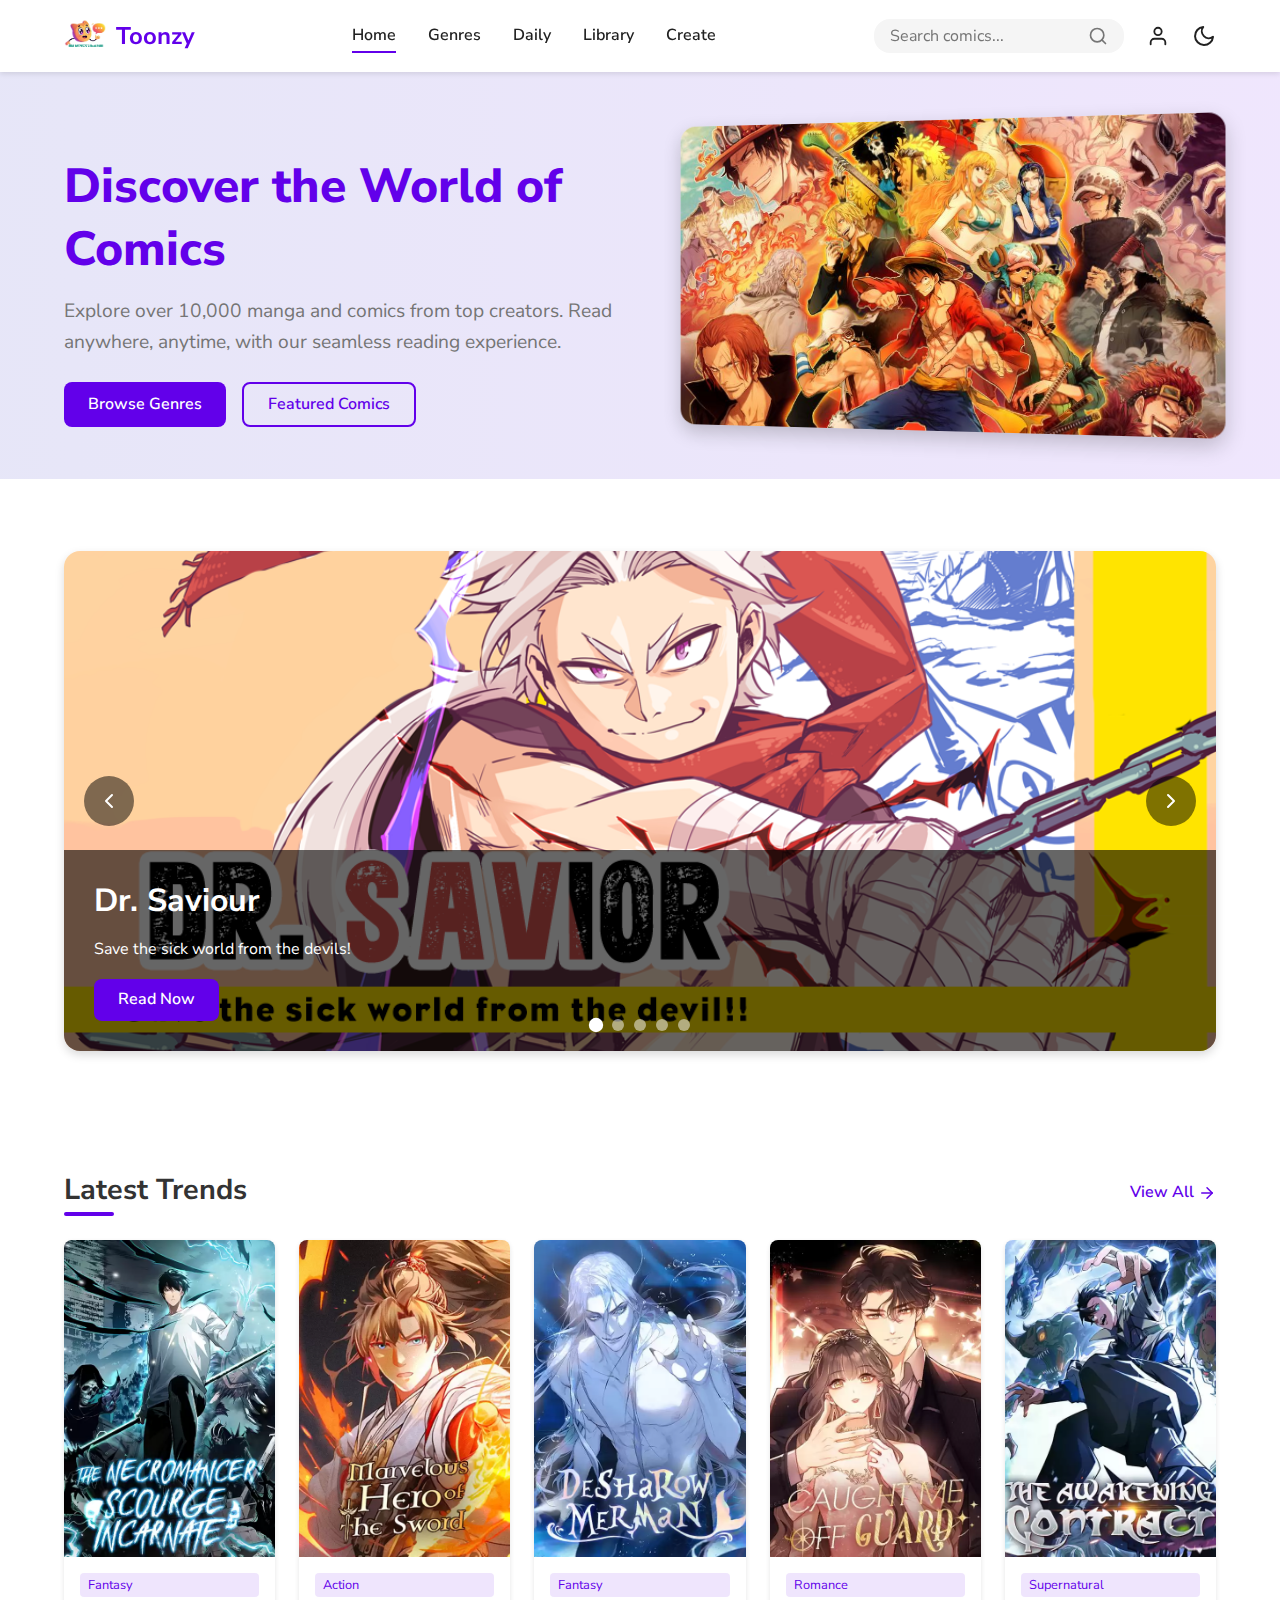
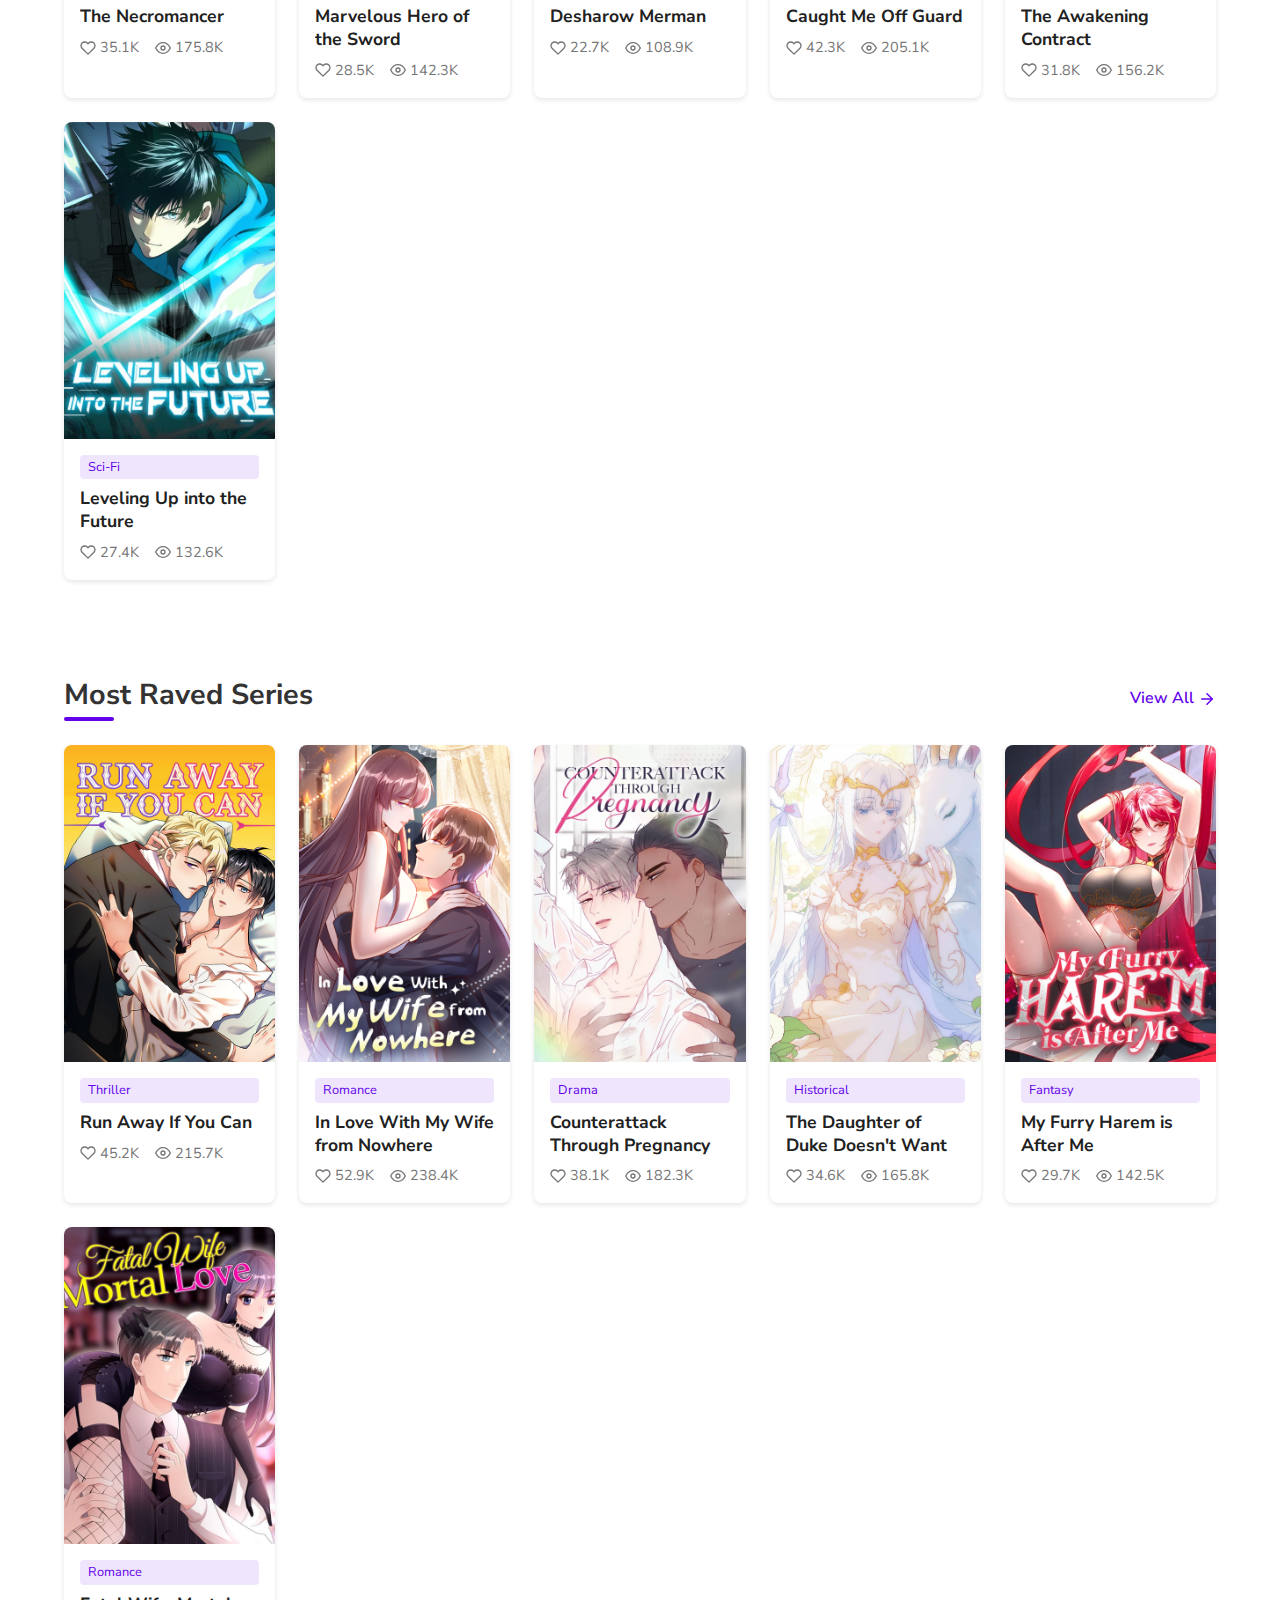
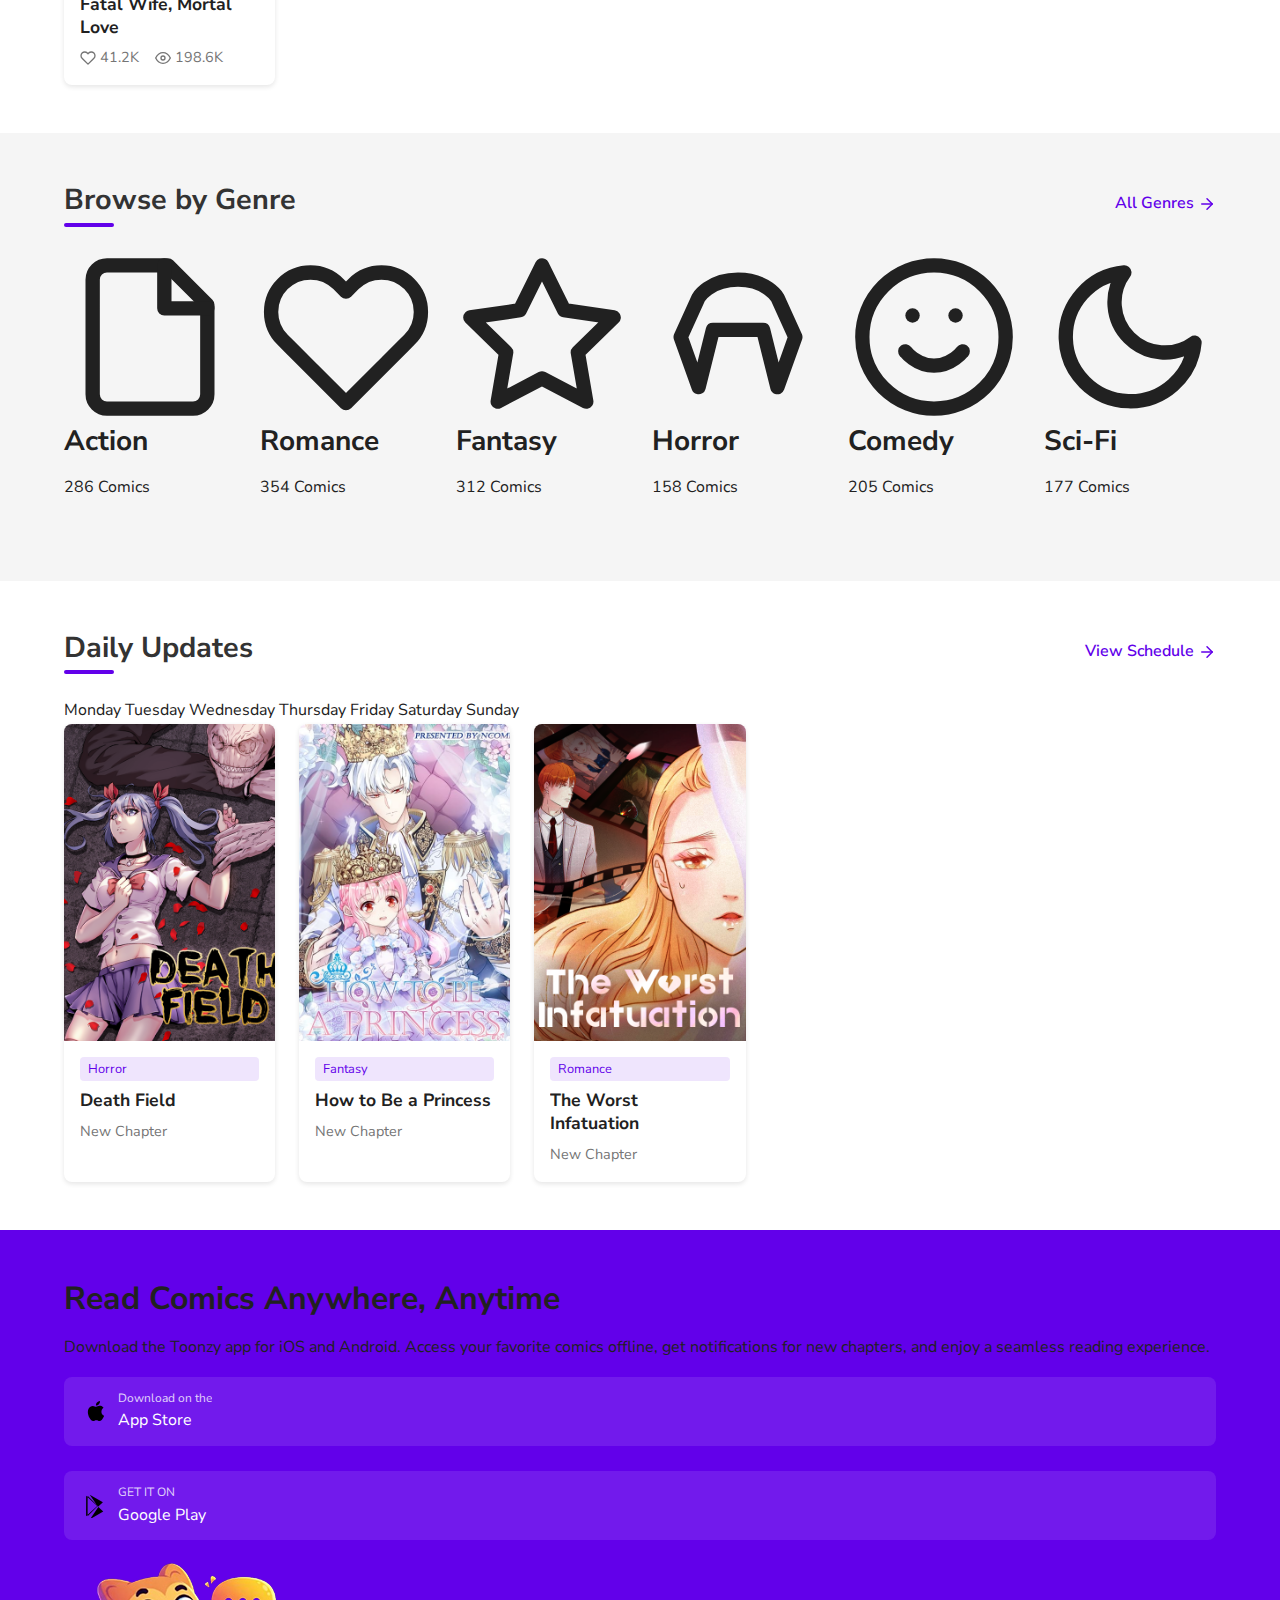
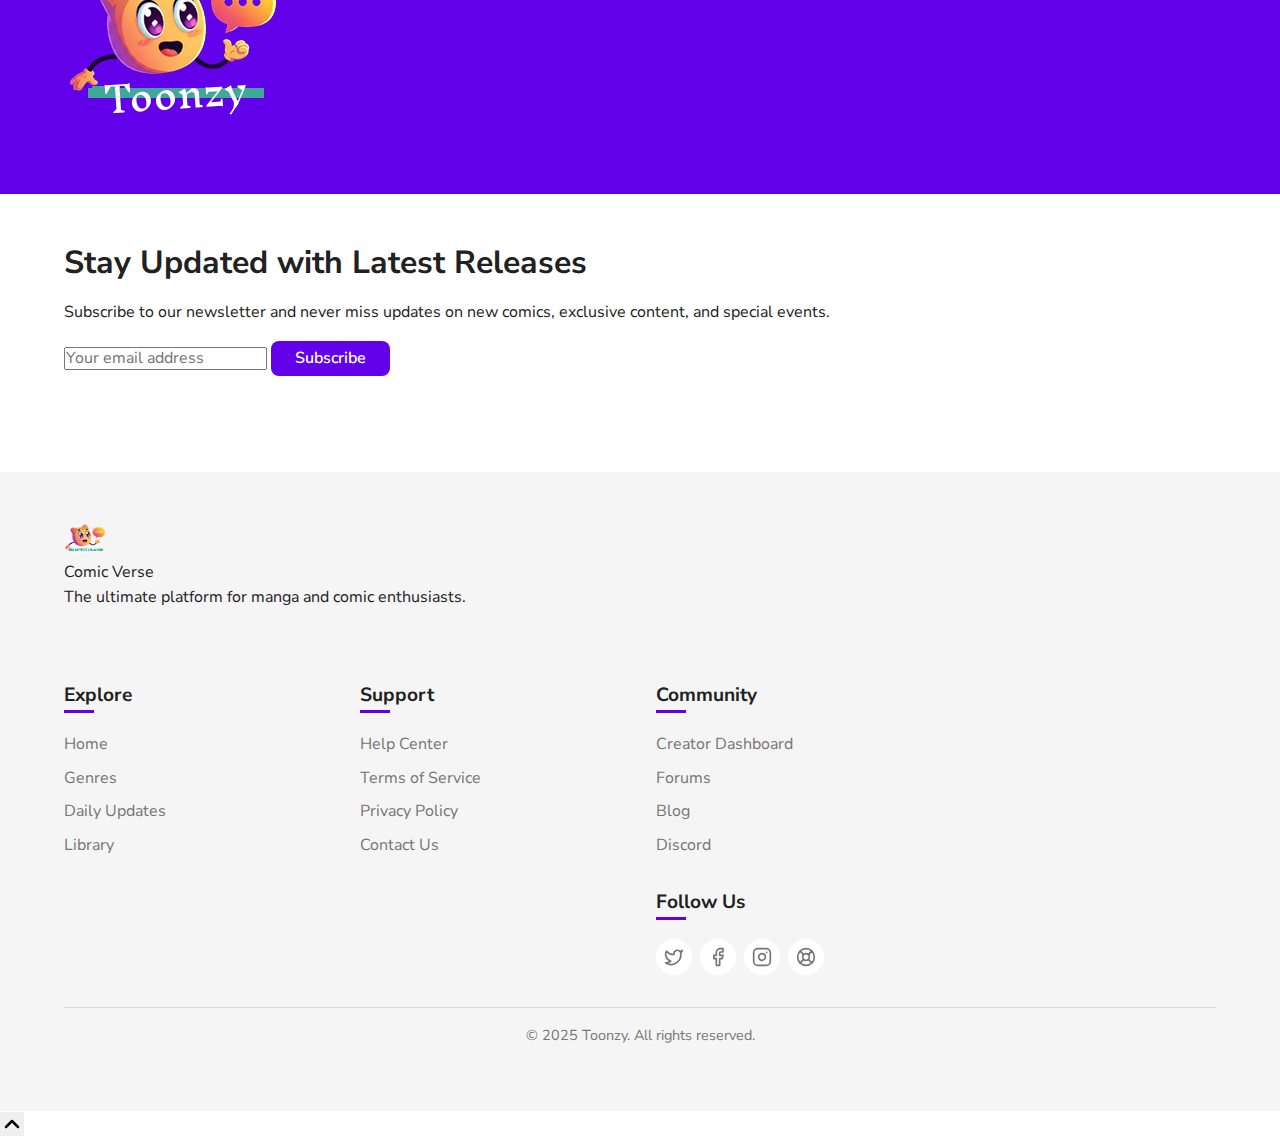
<file: index.html>
<!DOCTYPE html>
<html lang="en">
<head>
  <meta charset="UTF-8">
  <meta name="viewport" content="width=device-width, initial-scale=1.0">
  <title>Toonzy - Read Comics Online</title>
  <meta name="description" content="Discover and read the best manga and comics online. New releases daily, all your favorite genres in one place.">
  
  <!-- Favicon -->
  <link rel="icon" href="assets/icons/favicon.png" type="image/png">
  
  <!-- CSS -->
  <link rel="stylesheet" href="css/normalize.css">
  <link rel="stylesheet" href="css/main.css">
  
  <!-- Fonts -->
  <link rel="preconnect" href="https://fonts.googleapis.com">
  <link rel="preconnect" href="https://fonts.gstatic.com" crossorigin>
  <link href="https://fonts.googleapis.com/css2?family=Nunito+Sans:wght@400;500;600;700;800&display=swap" rel="stylesheet">
</head>
<body>
  <!-- Progress indicator for page scroll -->
  <div class="scroll-progress"></div>
  
  <!-- Header -->
  <header class="header">
    <div class="container">
      <div class="header-content">
        <a href="index.html" class="logo">
          <img src="assets/icons/logo.png" alt="Comic Verse Logo">
          <span>Toonzy</span>
        </a>
        
        <button class="menu-toggle" aria-label="Toggle menu">
          <svg xmlns="http://www.w3.org/2000/svg" viewBox="0 0 24 24" fill="none" stroke="currentColor" stroke-width="2" stroke-linecap="round" stroke-linejoin="round">
            <line x1="3" y1="12" x2="21" y2="12"></line>
            <line x1="3" y1="6" x2="21" y2="6"></line>
            <line x1="3" y1="18" x2="21" y2="18"></line>
          </svg>
        </button>
        
        <nav class="nav-menu">
          <a href="index.html" class="nav-link active">Home</a>
          <a href="genres.html" class="nav-link">Genres</a>
          <a href="daily.html" class="nav-link">Daily</a>
          <a href="library.html" class="nav-link">Library</a>
          <a href="creator-dashboard.html" class="nav-link">Create</a>
        </nav>
        
        <div class="header-right">
          <form class="search-box">
            <input type="text" placeholder="Search comics..." aria-label="Search comics">
            <button type="submit" aria-label="Submit search">
              <svg xmlns="http://www.w3.org/2000/svg" viewBox="0 0 24 24" fill="none" stroke="currentColor" stroke-width="2" stroke-linecap="round" stroke-linejoin="round">
                <circle cx="11" cy="11" r="8"></circle>
                <line x1="21" y1="21" x2="16.65" y2="16.65"></line>
              </svg>
            </button>
          </form>
          
          <a href="profile.html" class="btn btn-icon" aria-label="Profile">
            <svg xmlns="http://www.w3.org/2000/svg" viewBox="0 0 24 24" fill="none" stroke="currentColor" stroke-width="2" stroke-linecap="round" stroke-linejoin="round">
              <path d="M20 21v-2a4 4 0 0 0-4-4H8a4 4 0 0 0-4 4v2"></path>
              <circle cx="12" cy="7" r="4"></circle>
            </svg>
          </a>
          
          <button class="theme-toggle" aria-label="Toggle dark mode">
            <svg xmlns="http://www.w3.org/2000/svg" viewBox="0 0 24 24" fill="none" stroke="currentColor" stroke-width="2" stroke-linecap="round" stroke-linejoin="round">
              <path d="M21 12.79A9 9 0 1 1 11.21 3 7 7 0 0 0 21 12.79z"></path>
            </svg>
          </button>
        </div>
      </div>
    </div>
  </header>

  <!-- Hero Section -->
  <section class="hero">
    <div class="container">
      <div class="hero-content">
        <div class="hero-text">
          <h1 class="hero-title">Discover the World of Comics</h1>
          <p class="hero-subtitle">Explore over 10,000 manga and comics from top creators. Read anywhere, anytime, with our seamless reading experience.</p>
          <div class="hero-buttons">
            <a href="genres.html" class="btn btn-primary">Browse Genres</a>
            <a href="#featured" class="btn btn-outline">Featured Comics</a>
          </div>
        </div>
        <div class="hero-image">
          <img src="assets/images/hero-image.jpg" alt="Comic collection showcase">
        </div>
      </div>
    </div>
  </section>

  <!-- Carousel Section -->
  <section class="section">
    <div class="container">
      <div class="carousel hero-carousel">
        <div class="carousel-inner">
          <!-- Slide 1 -->
          <div class="carousel-item">
            <img src="assets/images/banner/banner-1.webp" alt="Dr. Saviour" class="carousel-img">
            <div class="carousel-caption">
              <h2 class="carousel-title">Dr. Saviour</h2>
              <p class="carousel-desc">Save the sick world from the devils!</p>
              <a href="comic-detail.html?id=1" class="btn btn-primary">Read Now</a>
            </div>
          </div>
          
          <!-- Slide 2 -->
          <div class="carousel-item">
            <img src="assets/images/banner/banner-2.webp" alt="God Of War: Scourge Incarnate" class="carousel-img">
            <div class="carousel-caption">
              <h2 class="carousel-title">God Of War</h2>
              <p class="carousel-desc">The ancient power awakens as war erupts across the nine realms.</p>
              <a href="comic-detail.html?id=2" class="btn btn-primary">Read Now</a>
            </div>
          </div>
          
          <!-- Slide 3 -->
          <div class="carousel-item">
            <img src="assets/images/banner/banner-3.png" alt="The Devil Butler" class="carousel-img">
            <div class="carousel-caption">
              <h2 class="carousel-title">The Devil Butler</h2>
              <p class="carousel-desc">He serves with deadly precision, but at what cost to his master's soul?</p>
              <a href="comic-detail.html?id=3" class="btn btn-primary">Read Now</a>
            </div>
          </div>
          
          <!-- Slide 4 -->
          <div class="carousel-item">
            <img src="assets/images/banner/banner-4.webp" alt="The Supreme Swordsman" class="carousel-img">
            <div class="carousel-caption">
              <h2 class="carousel-title">The Supreme Swordsman</h2>
              <p class="carousel-desc">One blade to rule them all. His journey to become the ultimate swordsman begins.</p>
              <a href="comic-detail.html?id=4" class="btn btn-primary">Read Now</a>
            </div>
          </div>
          
          <!-- Slide 5 -->
          <div class="carousel-item">
            <img src="assets/images/banner/banner-5.png" alt="Infinite Devouring" class="carousel-img">
            <div class="carousel-caption">
              <h2 class="carousel-title">Infinite Devouring</h2>
              <p class="carousel-desc">With each power he consumes, his hunger only grows stronger.</p>
              <a href="comic-detail.html?id=5" class="btn btn-primary">Read Now</a>
            </div>
          </div>
        </div>
        
        <!-- Carousel Indicators (added via JavaScript) -->
        
        <!-- Carousel Arrows (added via JavaScript) -->
      </div>
    </div>
  </section>

  <!-- Latest Trends Section -->
  <section class="section" id="featured">
    <div class="container">
      <div class="section-header">
        <h2 class="section-title">Latest Trends</h2>
        <a href="genres.html" class="view-all">View All 
          <svg xmlns="http://www.w3.org/2000/svg" viewBox="0 0 24 24" fill="none" stroke="currentColor" stroke-width="2" stroke-linecap="round" stroke-linejoin="round">
            <line x1="5" y1="12" x2="19" y2="12"></line>
            <polyline points="12 5 19 12 12 19"></polyline>
          </svg>
        </a>
      </div>
      
      <div class="comic-grid">
        <!-- Comic Card 1 -->
        <div class="comic-card">
          <a href="comic-detail.html?id=1">
            <div class="comic-cover">
              <img src="assets/images/covers/1.png" alt="The Necromancer">
            </div>
            <div class="comic-info">
              <span class="comic-genre">Fantasy</span>
              <h3 class="comic-title">The Necromancer</h3>
              <div class="comic-meta">
                <span>
                  <svg xmlns="http://www.w3.org/2000/svg" viewBox="0 0 24 24" fill="none" stroke="currentColor" stroke-width="2" stroke-linecap="round" stroke-linejoin="round">
                    <path d="M20.84 4.61a5.5 5.5 0 0 0-7.78 0L12 5.67l-1.06-1.06a5.5 5.5 0 0 0-7.78 7.78l1.06 1.06L12 21.23l7.78-7.78 1.06-1.06a5.5 5.5 0 0 0 0-7.78z"></path>
                  </svg>
                  35.1K
                </span>
                <span>
                  <svg xmlns="http://www.w3.org/2000/svg" viewBox="0 0 24 24" fill="none" stroke="currentColor" stroke-width="2" stroke-linecap="round" stroke-linejoin="round">
                    <path d="M1 12s4-8 11-8 11 8 11 8-4 8-11 8-11-8-11-8z"></path>
                    <circle cx="12" cy="12" r="3"></circle>
                  </svg>
                  175.8K
                </span>
              </div>
            </div>
          </a>
        </div>
        
        <!-- Comic Card 2 -->
        <div class="comic-card">
          <a href="comic-detail.html?id=2">
            <div class="comic-cover">
              <img src="assets/images/covers/2.png" alt="Marvelous Hero of the Sword">
            </div>
            <div class="comic-info">
              <span class="comic-genre">Action</span>
              <h3 class="comic-title">Marvelous Hero of the Sword</h3>
              <div class="comic-meta">
                <span>
                  <svg xmlns="http://www.w3.org/2000/svg" viewBox="0 0 24 24" fill="none" stroke="currentColor" stroke-width="2" stroke-linecap="round" stroke-linejoin="round">
                    <path d="M20.84 4.61a5.5 5.5 0 0 0-7.78 0L12 5.67l-1.06-1.06a5.5 5.5 0 0 0-7.78 7.78l1.06 1.06L12 21.23l7.78-7.78 1.06-1.06a5.5 5.5 0 0 0 0-7.78z"></path>
                  </svg>
                  28.5K
                </span>
                <span>
                  <svg xmlns="http://www.w3.org/2000/svg" viewBox="0 0 24 24" fill="none" stroke="currentColor" stroke-width="2" stroke-linecap="round" stroke-linejoin="round">
                    <path d="M1 12s4-8 11-8 11 8 11 8-4 8-11 8-11-8-11-8z"></path>
                    <circle cx="12" cy="12" r="3"></circle>
                  </svg>
                  142.3K
                </span>
              </div>
            </div>
          </a>
        </div>
        
        <!-- Comic Card 3 -->
        <div class="comic-card">
          <a href="comic-detail.html?id=3">
            <div class="comic-cover">
              <img src="assets/images/covers/3.png" alt="Desharow Merman">
            </div>
            <div class="comic-info">
              <span class="comic-genre">Fantasy</span>
              <h3 class="comic-title">Desharow Merman</h3>
              <div class="comic-meta">
                <span>
                  <svg xmlns="http://www.w3.org/2000/svg" viewBox="0 0 24 24" fill="none" stroke="currentColor" stroke-width="2" stroke-linecap="round" stroke-linejoin="round">
                    <path d="M20.84 4.61a5.5 5.5 0 0 0-7.78 0L12 5.67l-1.06-1.06a5.5 5.5 0 0 0-7.78 7.78l1.06 1.06L12 21.23l7.78-7.78 1.06-1.06a5.5 5.5 0 0 0 0-7.78z"></path>
                  </svg>
                  22.7K
                </span>
                <span>
                  <svg xmlns="http://www.w3.org/2000/svg" viewBox="0 0 24 24" fill="none" stroke="currentColor" stroke-width="2" stroke-linecap="round" stroke-linejoin="round">
                    <path d="M1 12s4-8 11-8 11 8 11 8-4 8-11 8-11-8-11-8z"></path>
                    <circle cx="12" cy="12" r="3"></circle>
                  </svg>
                  108.9K
                </span>
              </div>
            </div>
          </a>
        </div>
        
        <!-- Comic Card 4 -->
        <div class="comic-card">
          <a href="comic-detail.html?id=4">
            <div class="comic-cover">
              <img src="assets/images/covers/4.png" alt="Caught Me Off Guard">
            </div>
            <div class="comic-info">
              <span class="comic-genre">Romance</span>
              <h3 class="comic-title">Caught Me Off Guard</h3>
              <div class="comic-meta">
                <span>
                  <svg xmlns="http://www.w3.org/2000/svg" viewBox="0 0 24 24" fill="none" stroke="currentColor" stroke-width="2" stroke-linecap="round" stroke-linejoin="round">
                    <path d="M20.84 4.61a5.5 5.5 0 0 0-7.78 0L12 5.67l-1.06-1.06a5.5 5.5 0 0 0-7.78 7.78l1.06 1.06L12 21.23l7.78-7.78 1.06-1.06a5.5 5.5 0 0 0 0-7.78z"></path>
                  </svg>
                  42.3K
                </span>
                <span>
                  <svg xmlns="http://www.w3.org/2000/svg" viewBox="0 0 24 24" fill="none" stroke="currentColor" stroke-width="2" stroke-linecap="round" stroke-linejoin="round">
                    <path d="M1 12s4-8 11-8 11 8 11 8-4 8-11 8-11-8-11-8z"></path>
                    <circle cx="12" cy="12" r="3"></circle>
                  </svg>
                  205.1K
                </span>
              </div>
            </div>
          </a>
        </div>
        
        <!-- Comic Card 5 -->
        <div class="comic-card">
          <a href="comic-detail.html?id=5">
            <div class="comic-cover">
              <img src="assets/images/covers/5.png" alt="The Awakening Contract">
            </div>
            <div class="comic-info">
              <span class="comic-genre">Supernatural</span>
              <h3 class="comic-title">The Awakening Contract</h3>
              <div class="comic-meta">
                <span>
                  <svg xmlns="http://www.w3.org/2000/svg" viewBox="0 0 24 24" fill="none" stroke="currentColor" stroke-width="2" stroke-linecap="round" stroke-linejoin="round">
                    <path d="M20.84 4.61a5.5 5.5 0 0 0-7.78 0L12 5.67l-1.06-1.06a5.5 5.5 0 0 0-7.78 7.78l1.06 1.06L12 21.23l7.78-7.78 1.06-1.06a5.5 5.5 0 0 0 0-7.78z"></path>
                  </svg>
                  31.8K
                </span>
                <span>
                  <svg xmlns="http://www.w3.org/2000/svg" viewBox="0 0 24 24" fill="none" stroke="currentColor" stroke-width="2" stroke-linecap="round" stroke-linejoin="round">
                    <path d="M1 12s4-8 11-8 11 8 11 8-4 8-11 8-11-8-11-8z"></path>
                    <circle cx="12" cy="12" r="3"></circle>
                  </svg>
                  156.2K
                </span>
              </div>
            </div>
          </a>
        </div>
        
        <!-- Comic Card 6 -->
        <div class="comic-card">
          <a href="comic-detail.html?id=6">
            <div class="comic-cover">
              <img src="assets/images/covers/6.png" alt="Leveling Up into the Future">
            </div>
            <div class="comic-info">
              <span class="comic-genre">Sci-Fi</span>
              <h3 class="comic-title">Leveling Up into the Future</h3>
              <div class="comic-meta">
                <span>
                  <svg xmlns="http://www.w3.org/2000/svg" viewBox="0 0 24 24" fill="none" stroke="currentColor" stroke-width="2" stroke-linecap="round" stroke-linejoin="round">
                    <path d="M20.84 4.61a5.5 5.5 0 0 0-7.78 0L12 5.67l-1.06-1.06a5.5 5.5 0 0 0-7.78 7.78l1.06 1.06L12 21.23l7.78-7.78 1.06-1.06a5.5 5.5 0 0 0 0-7.78z"></path>
                  </svg>
                  27.4K
                </span>
                <span>
                  <svg xmlns="http://www.w3.org/2000/svg" viewBox="0 0 24 24" fill="none" stroke="currentColor" stroke-width="2" stroke-linecap="round" stroke-linejoin="round">
                    <path d="M1 12s4-8 11-8 11 8 11 8-4 8-11 8-11-8-11-8z"></path>
                    <circle cx="12" cy="12" r="3"></circle>
                  </svg>
                  132.6K
                </span>
              </div>
            </div>
          </a>
        </div>
      </div>
    </div>
  </section>

  <!-- Most Raved Series Section -->
  <section class="section">
    <div class="container">
      <div class="section-header">
        <h2 class="section-title">Most Raved Series</h2>
        <a href="genres.html" class="view-all">View All 
          <svg xmlns="http://www.w3.org/2000/svg" viewBox="0 0 24 24" fill="none" stroke="currentColor" stroke-width="2" stroke-linecap="round" stroke-linejoin="round">
            <line x1="5" y1="12" x2="19" y2="12"></line>
            <polyline points="12 5 19 12 12 19"></polyline>
          </svg>
        </a>
      </div>
      
      <div class="comic-grid">
        <!-- Comic Card 1 -->
        <div class="comic-card">
          <a href="comic-detail.html?id=11">
            <div class="comic-cover">
              <img src="assets/images/covers/11.webp" alt="Run Away If You Can">
            </div>
            <div class="comic-info">
              <span class="comic-genre">Thriller</span>
              <h3 class="comic-title">Run Away If You Can</h3>
              <div class="comic-meta">
                <span>
                  <svg xmlns="http://www.w3.org/2000/svg" viewBox="0 0 24 24" fill="none" stroke="currentColor" stroke-width="2" stroke-linecap="round" stroke-linejoin="round">
                    <path d="M20.84 4.61a5.5 5.5 0 0 0-7.78 0L12 5.67l-1.06-1.06a5.5 5.5 0 0 0-7.78 7.78l1.06 1.06L12 21.23l7.78-7.78 1.06-1.06a5.5 5.5 0 0 0 0-7.78z"></path>
                  </svg>
                  45.2K
                </span>
                <span>
                  <svg xmlns="http://www.w3.org/2000/svg" viewBox="0 0 24 24" fill="none" stroke="currentColor" stroke-width="2" stroke-linecap="round" stroke-linejoin="round">
                    <path d="M1 12s4-8 11-8 11 8 11 8-4 8-11 8-11-8-11-8z"></path>
                    <circle cx="12" cy="12" r="3"></circle>
                  </svg>
                  215.7K
                </span>
              </div>
            </div>
          </a>
        </div>
        
        <!-- Comic Card 2 -->
        <div class="comic-card">
          <a href="comic-detail.html?id=12">
            <div class="comic-cover">
              <img src="assets/images/covers/12.webp" alt="In Love With My Wife from Nowhere">
            </div>
            <div class="comic-info">
              <span class="comic-genre">Romance</span>
              <h3 class="comic-title">In Love With My Wife from Nowhere</h3>
              <div class="comic-meta">
                <span>
                  <svg xmlns="http://www.w3.org/2000/svg" viewBox="0 0 24 24" fill="none" stroke="currentColor" stroke-width="2" stroke-linecap="round" stroke-linejoin="round">
                    <path d="M20.84 4.61a5.5 5.5 0 0 0-7.78 0L12 5.67l-1.06-1.06a5.5 5.5 0 0 0-7.78 7.78l1.06 1.06L12 21.23l7.78-7.78 1.06-1.06a5.5 5.5 0 0 0 0-7.78z"></path>
                  </svg>
                  52.9K
                </span>
                <span>
                  <svg xmlns="http://www.w3.org/2000/svg" viewBox="0 0 24 24" fill="none" stroke="currentColor" stroke-width="2" stroke-linecap="round" stroke-linejoin="round">
                    <path d="M1 12s4-8 11-8 11 8 11 8-4 8-11 8-11-8-11-8z"></path>
                    <circle cx="12" cy="12" r="3"></circle>
                  </svg>
                  238.4K
                </span>
              </div>
            </div>
          </a>
        </div>
        
        <!-- Comic Card 3 -->
        <div class="comic-card">
          <a href="comic-detail.html?id=13">
            <div class="comic-cover">
              <img src="assets/images/covers/13.png" alt="Counterattack Through Pregnancy">
            </div>
            <div class="comic-info">
              <span class="comic-genre">Drama</span>
              <h3 class="comic-title">Counterattack Through Pregnancy</h3>
              <div class="comic-meta">
                <span>
                  <svg xmlns="http://www.w3.org/2000/svg" viewBox="0 0 24 24" fill="none" stroke="currentColor" stroke-width="2" stroke-linecap="round" stroke-linejoin="round">
                    <path d="M20.84 4.61a5.5 5.5 0 0 0-7.78 0L12 5.67l-1.06-1.06a5.5 5.5 0 0 0-7.78 7.78l1.06 1.06L12 21.23l7.78-7.78 1.06-1.06a5.5 5.5 0 0 0 0-7.78z"></path>
                  </svg>
                  38.1K
                </span>
                <span>
                  <svg xmlns="http://www.w3.org/2000/svg" viewBox="0 0 24 24" fill="none" stroke="currentColor" stroke-width="2" stroke-linecap="round" stroke-linejoin="round">
                    <path d="M1 12s4-8 11-8 11 8 11 8-4 8-11 8-11-8-11-8z"></path>
                    <circle cx="12" cy="12" r="3"></circle>
                  </svg>
                  182.3K
                </span>
              </div>
            </div>
          </a>
        </div>
        
        <!-- Comic Card 4 -->
        <div class="comic-card">
          <a href="comic-detail.html?id=14">
            <div class="comic-cover">
              <img src="assets/images/covers/14.webp" alt="The Daughter of Duke Doesn't Want">
            </div>
            <div class="comic-info">
              <span class="comic-genre">Historical</span>
              <h3 class="comic-title">The Daughter of Duke Doesn't Want</h3>
              <div class="comic-meta">
                <span>
                  <svg xmlns="http://www.w3.org/2000/svg" viewBox="0 0 24 24" fill="none" stroke="currentColor" stroke-width="2" stroke-linecap="round" stroke-linejoin="round">
                    <path d="M20.84 4.61a5.5 5.5 0 0 0-7.78 0L12 5.67l-1.06-1.06a5.5 5.5 0 0 0-7.78 7.78l1.06 1.06L12 21.23l7.78-7.78 1.06-1.06a5.5 5.5 0 0 0 0-7.78z"></path>
                  </svg>
                  34.6K
                </span>
                <span>
                  <svg xmlns="http://www.w3.org/2000/svg" viewBox="0 0 24 24" fill="none" stroke="currentColor" stroke-width="2" stroke-linecap="round" stroke-linejoin="round">
                    <path d="M1 12s4-8 11-8 11 8 11 8-4 8-11 8-11-8-11-8z"></path>
                    <circle cx="12" cy="12" r="3"></circle>
                  </svg>
                  165.8K
                </span>
              </div>
            </div>
          </a>
        </div>
        
        <!-- Comic Card 5 -->
        <div class="comic-card">
          <a href="comic-detail.html?id=15">
            <div class="comic-cover">
              <img src="assets/images/covers/15.png" alt="My Furry Harem is After Me">
            </div>
            <div class="comic-info">
              <span class="comic-genre">Fantasy</span>
              <h3 class="comic-title">My Furry Harem is After Me</h3>
              <div class="comic-meta">
                <span>
                  <svg xmlns="http://www.w3.org/2000/svg" viewBox="0 0 24 24" fill="none" stroke="currentColor" stroke-width="2" stroke-linecap="round" stroke-linejoin="round">
                    <path d="M20.84 4.61a5.5 5.5 0 0 0-7.78 0L12 5.67l-1.06-1.06a5.5 5.5 0 0 0-7.78 7.78l1.06 1.06L12 21.23l7.78-7.78 1.06-1.06a5.5 5.5 0 0 0 0-7.78z"></path>
                  </svg>
                  29.7K
                </span>
                <span>
                  <svg xmlns="http://www.w3.org/2000/svg" viewBox="0 0 24 24" fill="none" stroke="currentColor" stroke-width="2" stroke-linecap="round" stroke-linejoin="round">
                    <path d="M1 12s4-8 11-8 11 8 11 8-4 8-11 8-11-8-11-8z"></path>
                    <circle cx="12" cy="12" r="3"></circle>
                  </svg>
                  142.5K
                </span>
              </div>
            </div>
          </a>
        </div>
        
        <!-- Comic Card 6 -->
        <div class="comic-card">
          <a href="comic-detail.html?id=16">
            <div class="comic-cover">
              <img src="assets/images/covers/16.png" alt="Fatal Wife, Mortal Love">
            </div>
            <div class="comic-info">
              <span class="comic-genre">Romance</span>
              <h3 class="comic-title">Fatal Wife, Mortal Love</h3>
              <div class="comic-meta">
                <span>
                  <svg xmlns="http://www.w3.org/2000/svg" viewBox="0 0 24 24" fill="none" stroke="currentColor" stroke-width="2" stroke-linecap="round" stroke-linejoin="round">
                    <path d="M20.84 4.61a5.5 5.5 0 0 0-7.78 0L12 5.67l-1.06-1.06a5.5 5.5 0 0 0-7.78 7.78l1.06 1.06L12 21.23l7.78-7.78 1.06-1.06a5.5 5.5 0 0 0 0-7.78z"></path>
                  </svg>
                  41.2K
                </span>
                <span>
                  <svg xmlns="http://www.w3.org/2000/svg" viewBox="0 0 24 24" fill="none" stroke="currentColor" stroke-width="2" stroke-linecap="round" stroke-linejoin="round">
                    <path d="M1 12s4-8 11-8 11 8 11 8-4 8-11 8-11-8-11-8z"></path>
                    <circle cx="12" cy="12" r="3"></circle>
                  </svg>
                  198.6K
                </span>
              </div>
            </div>
          </a>
        </div>
      </div>
    </div>
  </section>

  <!-- Genres Section -->
  <section class="section bg-light">
    <div class="container">
      <div class="section-header">
        <h2 class="section-title">Browse by Genre</h2>
        <a href="genres.html" class="view-all">All Genres 
          <svg xmlns="http://www.w3.org/2000/svg" viewBox="0 0 24 24" fill="none" stroke="currentColor" stroke-width="2" stroke-linecap="round" stroke-linejoin="round">
            <line x1="5" y1="12" x2="19" y2="12"></line>
            <polyline points="12 5 19 12 12 19"></polyline>
          </svg>
        </a>
      </div>
      
      <div class="genre-grid">
        <a href="genres.html?genre=action" class="genre-card">
          <div class="genre-icon">
            <svg xmlns="http://www.w3.org/2000/svg" viewBox="0 0 24 24" fill="none" stroke="currentColor" stroke-width="2" stroke-linecap="round" stroke-linejoin="round">
              <path d="M14.5 2H6a2 2 0 0 0-2 2v16a2 2 0 0 0 2 2h12a2 2 0 0 0 2-2V7.5L14.5 2z"></path>
              <polyline points="14 2 14 8 20 8"></polyline>
            </svg>
          </div>
          <h3>Action</h3>
          <span>286 Comics</span>
        </a>
        
        <a href="genres.html?genre=romance" class="genre-card">
          <div class="genre-icon">
            <svg xmlns="http://www.w3.org/2000/svg" viewBox="0 0 24 24" fill="none" stroke="currentColor" stroke-width="2" stroke-linecap="round" stroke-linejoin="round">
              <path d="M20.84 4.61a5.5 5.5 0 0 0-7.78 0L12 5.67l-1.06-1.06a5.5 5.5 0 0 0-7.78 7.78l1.06 1.06L12 21.23l7.78-7.78 1.06-1.06a5.5 5.5 0 0 0 0-7.78z"></path>
            </svg>
          </div>
          <h3>Romance</h3>
          <span>354 Comics</span>
        </a>
        
        <a href="genres.html?genre=fantasy" class="genre-card">
          <div class="genre-icon">
            <svg xmlns="http://www.w3.org/2000/svg" viewBox="0 0 24 24" fill="none" stroke="currentColor" stroke-width="2" stroke-linecap="round" stroke-linejoin="round">
              <polygon points="12 2 15.09 8.26 22 9.27 17 14.14 18.18 21.02 12 17.77 5.82 21.02 7 14.14 2 9.27 8.91 8.26 12 2"></polygon>
            </svg>
          </div>
          <h3>Fantasy</h3>
          <span>312 Comics</span>
        </a>
        
        <a href="genres.html?genre=horror" class="genre-card">
          <div class="genre-icon">
            <svg xmlns="http://www.w3.org/2000/svg" viewBox="0 0 24 24" fill="none" stroke="currentColor" stroke-width="2" stroke-linecap="round" stroke-linejoin="round">
              <path d="M6.5 6.5S8 4 12 4s5.5 2.5 5.5 2.5L20 12l-2.5 7L15.5 11h-7l-2 8-2.5-7 2.5-5.5z"></path>
            </svg>
          </div>
          <h3>Horror</h3>
          <span>158 Comics</span>
        </a>
        
        <a href="genres.html?genre=comedy" class="genre-card">
          <div class="genre-icon">
            <svg xmlns="http://www.w3.org/2000/svg" viewBox="0 0 24 24" fill="none" stroke="currentColor" stroke-width="2" stroke-linecap="round" stroke-linejoin="round">
              <circle cx="12" cy="12" r="10"></circle>
              <path d="M8 14s1.5 2 4 2 4-2 4-2"></path>
              <line x1="9" y1="9" x2="9.01" y2="9"></line>
              <line x1="15" y1="9" x2="15.01" y2="9"></line>
            </svg>
          </div>
          <h3>Comedy</h3>
          <span>205 Comics</span>
        </a>
        
        <a href="genres.html?genre=scifi" class="genre-card">
          <div class="genre-icon">
            <svg xmlns="http://www.w3.org/2000/svg" viewBox="0 0 24 24" fill="none" stroke="currentColor" stroke-width="2" stroke-linecap="round" stroke-linejoin="round">
              <path d="M21 12.79A9 9 0 1 1 11.21 3 7 7 0 0 0 21 12.79z"></path>
            </svg>
          </div>
          <h3>Sci-Fi</h3>
          <span>177 Comics</span>
        </a>
      </div>
    </div>
  </section>

  <!-- Daily Updates Section -->
  <section class="section">
    <div class="container">
      <div class="section-header">
        <h2 class="section-title">Daily Updates</h2>
        <a href="daily.html" class="view-all">View Schedule 
          <svg xmlns="http://www.w3.org/2000/svg" viewBox="0 0 24 24" fill="none" stroke="currentColor" stroke-width="2" stroke-linecap="round" stroke-linejoin="round">
            <line x1="5" y1="12" x2="19" y2="12"></line>
            <polyline points="12 5 19 12 12 19"></polyline>
          </svg>
        </a>
      </div>
      
      <div class="days-navigator">
        <a href="#monday" class="day-tab active" data-day="monday">Monday</a>
        <a href="#tuesday" class="day-tab" data-day="tuesday">Tuesday</a>
        <a href="#wednesday" class="day-tab" data-day="wednesday">Wednesday</a>
        <a href="#thursday" class="day-tab" data-day="thursday">Thursday</a>
        <a href="#friday" class="day-tab" data-day="friday">Friday</a>
        <a href="#saturday" class="day-tab" data-day="saturday">Saturday</a>
        <a href="#sunday" class="day-tab" data-day="sunday">Sunday</a>
      </div>
      
      <div class="day-content active" id="monday-content">
        <div class="comic-grid">
          <!-- Monday Comics -->
          <div class="comic-card">
            <a href="comic-detail.html?id=21">
              <div class="comic-cover">
                <img src="assets/images/covers/21.webp" alt="Death Field">
              </div>
              <div class="comic-info">
                <span class="comic-genre">Horror</span>
                <h3 class="comic-title">Death Field</h3>
                <div class="comic-meta">
                  <span>New Chapter</span>
                </div>
              </div>
            </a>
          </div>
          
          <div class="comic-card">
            <a href="comic-detail.html?id=22">
              <div class="comic-cover">
                <img src="assets/images/covers/22.png" alt="How to Be a Princess">
              </div>
              <div class="comic-info">
                <span class="comic-genre">Fantasy</span>
                <h3 class="comic-title">How to Be a Princess</h3>
                <div class="comic-meta">
                  <span>New Chapter</span>
                </div>
              </div>
            </a>
          </div>
          
          <div class="comic-card">
            <a href="comic-detail.html?id=23">
              <div class="comic-cover">
                <img src="assets/images/covers/23.webp" alt="The Worst Infatuation">
              </div>
              <div class="comic-info">
                <span class="comic-genre">Romance</span>
                <h3 class="comic-title">The Worst Infatuation</h3>
                <div class="comic-meta">
                  <span>New Chapter</span>
                </div>
              </div>
            </a>
          </div>
        </div>
      </div>
      
      <!-- Other day content divs would go here -->
      <div class="day-content" id="tuesday-content">
        <!-- Tuesday Comics -->
      </div>
      
      <div class="day-content" id="wednesday-content">
        <!-- Wednesday Comics -->
      </div>
      
      <div class="day-content" id="thursday-content">
        <!-- Thursday Comics -->
      </div>
      
      <div class="day-content" id="friday-content">
        <!-- Friday Comics -->
      </div>
      
      <div class="day-content" id="saturday-content">
        <!-- Saturday Comics -->
      </div>
      
      <div class="day-content" id="sunday-content">
        <!-- Sunday Comics -->
      </div>
    </div>
  </section>

  <!-- Download App Section -->
  <section class="section app-promo bg-primary">
    <div class="container">
      <div class="app-promo-content">
        <div class="app-promo-text">
          <h2>Read Comics Anywhere, Anytime</h2>
          <p>Download the Toonzy app for iOS and Android. Access your favorite comics offline, get notifications for new chapters, and enjoy a seamless reading experience.</p>
          <div class="app-buttons">
            <a href="#" class="app-button">
              <img src="assets/icons/apple.svg" alt="Apple App Store">
              <span>
                <small>Download on the</small>
                App Store
              </span>
            </a>
          </br>
            <a href="#" class="app-button">
              <img src="assets/icons/google-play.svg" alt="Google Play Store">
              <span>
                <small>GET IT ON</small>
                Google Play
              </span>
            </a>
          </div>
        </div>
        <div class="app-promo-image">
          <img src="assets/icons/logo.png" alt="Comic Verse Mobile App">
        </div>
      </div>
    </div>
  </section>

  <!-- Newsletter -->
  <section class="section">
    <div class="container">
      <div class="newsletter">
        <div class="newsletter-content">
          <h2>Stay Updated with Latest Releases</h2>
          <p>Subscribe to our newsletter and never miss updates on new comics, exclusive content, and special events.</p>
          <form class="newsletter-form">
            <input type="email" placeholder="Your email address" required>
            <button type="submit" class="btn btn-primary">Subscribe</button>
          </form>
        </div>
      </div>
    </div>
  </section>

  <!-- Footer -->
  <footer class="footer">
    <div class="container">
      <div class="footer-content">
        <div class="footer-logo">
          <a href="index.html">
            <img src="assets/icons/logo.png" alt="Comic Verse Logo">
            <span>Comic Verse</span>
          </a>
          <p>The ultimate platform for manga and comic enthusiasts.</p>
        </div>
        
        <div class="footer-links">
          <h3 class="footer-title">Explore</h3>
          <a href="index.html" class="footer-link">Home</a>
          <a href="genres.html" class="footer-link">Genres</a>
          <a href="daily.html" class="footer-link">Daily Updates</a>
          <a href="library.html" class="footer-link">Library</a>
        </div>
        
        <div class="footer-links">
          <h3 class="footer-title">Support</h3>
          <a href="#" class="footer-link">Help Center</a>
          <a href="#" class="footer-link">Terms of Service</a>
          <a href="#" class="footer-link">Privacy Policy</a>
          <a href="#" class="footer-link">Contact Us</a>
        </div>
        
        <div class="footer-links">
          <h3 class="footer-title">Community</h3>
          <a href="creator-dashboard.html" class="footer-link">Creator Dashboard</a>
          <a href="#" class="footer-link">Forums</a>
          <a href="#" class="footer-link">Blog</a>
          <a href="#" class="footer-link">Discord</a>
          
          <h3 class="footer-title mt-lg">Follow Us</h3>
          <div class="social-links">
            <a href="#" class="social-link" aria-label="Twitter">
              <svg xmlns="http://www.w3.org/2000/svg" viewBox="0 0 24 24" fill="none" stroke="currentColor" stroke-width="2" stroke-linecap="round" stroke-linejoin="round">
                <path d="M22 4s-.7 2.1-2 3.4c1.6 10-9.4 17.3-18 11.6 2.2.1 4.4-.6 6-2C3 15.5.5 9.6 3 5c2.2 2.6 5.6 4.1 9 4-.9-4.2 4-6.6 7-3.8 1.1 0 3-1.2 3-1.2z"></path>
              </svg>
            </a>
            <a href="#" class="social-link" aria-label="Facebook">
              <svg xmlns="http://www.w3.org/2000/svg" viewBox="0 0 24 24" fill="none" stroke="currentColor" stroke-width="2" stroke-linecap="round" stroke-linejoin="round">
                <path d="M18 2h-3a5 5 0 0 0-5 5v3H7v4h3v8h4v-8h3l1-4h-4V7a1 1 0 0 1 1-1h3z"></path>
              </svg>
            </a>
            <a href="#" class="social-link" aria-label="Instagram">
              <svg xmlns="http://www.w3.org/2000/svg" viewBox="0 0 24 24" fill="none" stroke="currentColor" stroke-width="2" stroke-linecap="round" stroke-linejoin="round">
                <rect x="2" y="2" width="20" height="20" rx="5" ry="5"></rect>
                <path d="M16 11.37A4 4 0 1 1 12.63 8 4 4 0 0 1 16 11.37z"></path>
                <line x1="17.5" y1="6.5" x2="17.51" y2="6.5"></line>
              </svg>
            </a>
            <a href="#" class="social-link" aria-label="Discord">
              <svg xmlns="http://www.w3.org/2000/svg" viewBox="0 0 24 24" fill="none" stroke="currentColor" stroke-width="2" stroke-linecap="round" stroke-linejoin="round">
                <circle cx="12" cy="12" r="10"></circle>
                <circle cx="12" cy="12" r="4"></circle>
                <line x1="4.93" y1="4.93" x2="9.17" y2="9.17"></line>
                <line x1="14.83" y1="14.83" x2="19.07" y2="19.07"></line>
                <line x1="14.83" y1="9.17" x2="19.07" y2="4.93"></line>
                <line x1="14.83" y1="9.17" x2="18.36" y2="5.64"></line>
                <line x1="4.93" y1="19.07" x2="9.17" y2="14.83"></line>
              </svg>
            </a>
          </div>
        </div>
      </div>
      
      <div class="footer-bottom">
        <p>&copy; 2025 Toonzy. All rights reserved.</p>
      </div>
    </div>
  </footer>

  <!-- Back to top button -->
  <button id="back-to-top" class="back-to-top" aria-label="Back to top">
    <svg xmlns="http://www.w3.org/2000/svg" viewBox="0 0 24 24" fill="none" stroke="currentColor" stroke-width="2" stroke-linecap="round" stroke-linejoin="round">
      <polyline points="18 15 12 9 6 15"></polyline>
    </svg>
  </button>

  <!-- Scripts -->
  <script src="js/main.js"></script>
  <script src="js/carousel.js"></script>
</body>
</html>
</file>
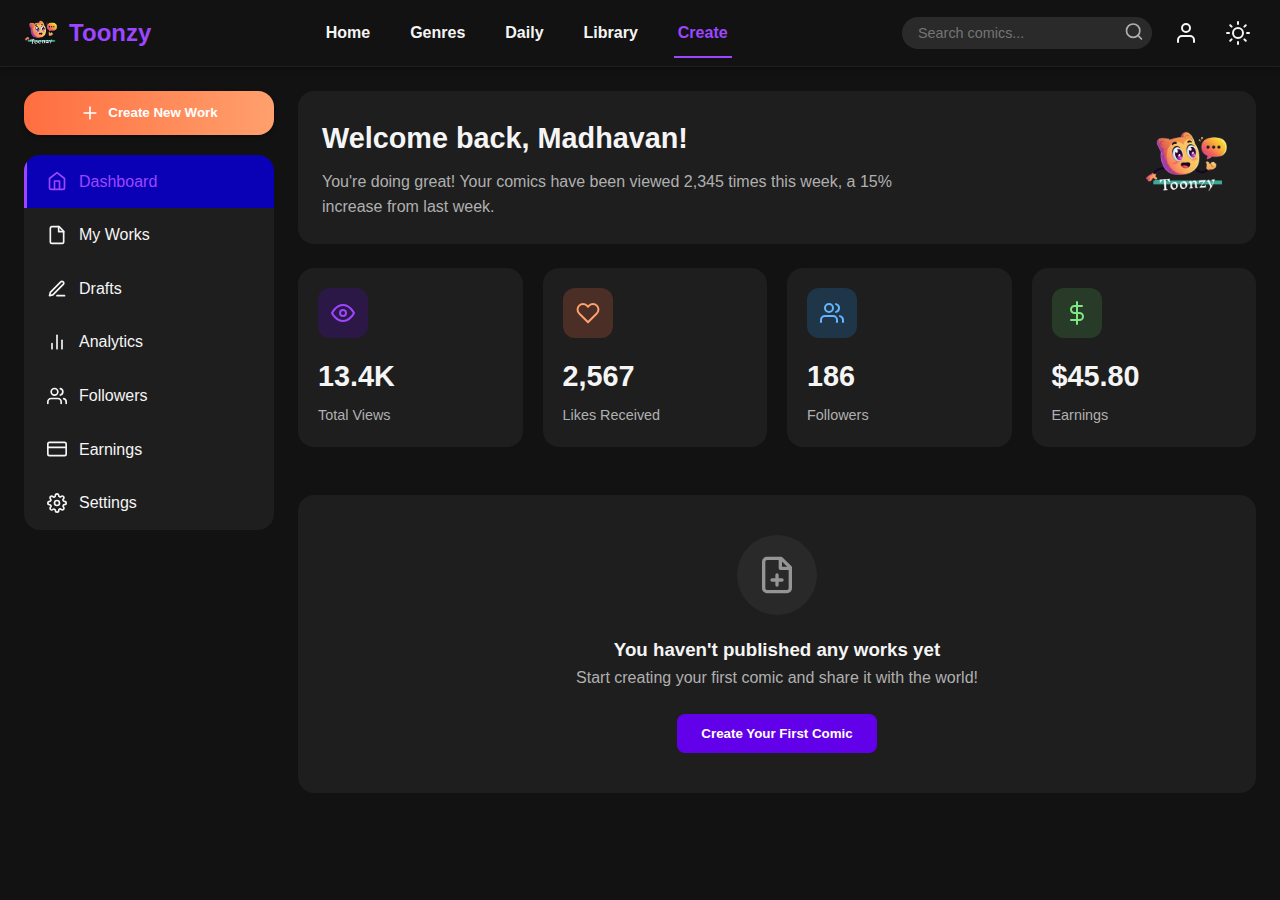
<file: creator-dashboard.html>
<!DOCTYPE html>
<html lang="en">
<head>
  <meta charset="UTF-8">
  <meta name="viewport" content="width=device-width, initial-scale=1.0">
  <title>Creator Dashboard - Toonzy</title>
  
  <style>
    :root {
      /* Color Palette */
      --primary: #6200ea;
      --primary-light: #9d46ff;
      --primary-dark: #0a00b6;
      --secondary: #ff6e40;
      --secondary-light: #ffa06d;
      --secondary-dark: #c53d13;
      
      /* Text colors */
      --text-primary: #f5f5f5;
      --text-secondary: #b0b0b0;
      
      /* Background colors */
      --bg-primary: #121212;
      --bg-secondary: #1e1e1e;
      --bg-dark: #0a0a0a;
      
      /* UI elements */
      --border-radius-sm: 4px;
      --border-radius-md: 8px;
      --border-radius-lg: 16px;
      --shadow-sm: 0 2px 5px rgba(0, 0, 0, 0.3);
      --shadow-md: 0 4px 10px rgba(0, 0, 0, 0.4);
      --shadow-lg: 0 8px 20px rgba(0, 0, 0, 0.5);
      
      /* Spacing */
      --spacing-xs: 4px;
      --spacing-sm: 8px;
      --spacing-md: 16px;
      --spacing-lg: 24px;
      --spacing-xl: 32px;
      
      /* Transitions */
      --transition-fast: 0.2s ease;
      --transition-normal: 0.3s ease;
    }
    
    * {
      margin: 0;
      padding: 0;
      box-sizing: border-box;
    }
    
    body {
      font-family: 'Nunito Sans', -apple-system, sans-serif;
      background-color: var(--bg-primary);
      color: var(--text-primary);
      min-height: 100vh;
      line-height: 1.6;
    }
    
    /* Header Styles */
    .header {
      position: sticky;
      top: 0;
      left: 0;
      width: 100%;
      background-color: var(--bg-primary);
      z-index: 1000;
      box-shadow: var(--shadow-sm);
      border-bottom: 1px solid rgba(255, 255, 255, 0.05);
    }
    
    .header-content {
      display: flex;
      justify-content: space-between;
      align-items: center;
      padding: 12px 24px;
      max-width: 1400px;
      margin: 0 auto;
    }
    
    .logo {
      display: flex;
      align-items: center;
      gap: 10px;
      text-decoration: none;
    }
    
    .logo img {
      height: 32px;
      width: auto;
    }
    
    .logo span {
      font-size: 1.5rem;
      font-weight: 700;
      color: var(--primary-light);
    }
    
    .nav-menu {
      display: flex;
      gap: 32px;
    }
    
    .nav-link {
      color: var(--text-primary);
      text-decoration: none;
      font-weight: 600;
      position: relative;
      padding: 8px 4px;
    }
    
    .nav-link.active {
      color: var(--primary-light);
    }
    
    .nav-link.active::after {
      content: '';
      position: absolute;
      bottom: -4px;
      left: 0;
      width: 100%;
      height: 2px;
      background-color: var(--primary-light);
    }
    
    .header-right {
      display: flex;
      align-items: center;
      gap: 16px;
    }
    
    .search-box {
      position: relative;
      width: 250px;
    }
    
    .search-box input {
      width: 100%;
      padding: 8px 16px;
      padding-right: 40px;
      border-radius: 20px;
      border: none;
      background-color: rgba(255, 255, 255, 0.1);
      color: var(--text-primary);
      font-size: 0.9rem;
    }
    
    .search-box button {
      position: absolute;
      right: 8px;
      top: 50%;
      transform: translateY(-50%);
      background: none;
      border: none;
      color: var(--text-secondary);
      cursor: pointer;
    }
    
    .btn-icon {
      width: 36px;
      height: 36px;
      border-radius: 50%;
      background: none;
      border: none;
      display: flex;
      align-items: center;
      justify-content: center;
      color: var(--text-primary);
      cursor: pointer;
      transition: all var(--transition-fast);
    }
    
    .btn-icon:hover {
      background-color: rgba(255, 255, 255, 0.1);
    }
    
    /* Dashboard Layout */
    .dashboard-container {
      display: flex;
      max-width: 1400px;
      margin: 0 auto;
      padding: 24px;
      gap: 24px;
    }
    
    /* Sidebar Styles */
    .dashboard-sidebar {
      width: 250px;
      flex-shrink: 0;
    }
    
    .btn-create {
      width: 100%;
      padding: 12px;
      background: linear-gradient(to right, var(--secondary), var(--secondary-light));
      color: white;
      border: none;
      border-radius: var(--border-radius-lg);
      font-weight: 600;
      cursor: pointer;
      display: flex;
      align-items: center;
      justify-content: center;
      gap: 8px;
      margin-bottom: 20px;
      position: relative;
      overflow: hidden;
      box-shadow: var(--shadow-sm);
      transition: all var(--transition-normal);
    }
    
    .btn-create:hover {
      transform: translateY(-2px);
      box-shadow: var(--shadow-md);
    }
    
    .btn-create svg {
      width: 20px;
      height: 20px;
    }
    
    .dashboard-nav {
      display: flex;
      flex-direction: column;
      background-color: var(--bg-secondary);
      border-radius: var(--border-radius-lg);
      overflow: hidden;
    }
    
    .nav-item {
      display: flex;
      align-items: center;
      gap: 12px;
      padding: 14px 20px;
      color: var(--text-primary);
      text-decoration: none;
      font-weight: 500;
      transition: all var(--transition-fast);
      border-left: 3px solid transparent;
    }
    
    .nav-item svg {
      width: 20px;
      height: 20px;
    }
    
    .nav-item:hover {
      background-color: rgba(255, 255, 255, 0.05);
    }
    
    .nav-item.active {
      background-color: var(--primary-dark);
      border-left-color: var(--primary-light);
      color: var(--primary-light);
    }
    
    /* Main Content Styles */
    .dashboard-main {
      flex-grow: 1;
      display: flex;
      flex-direction: column;
      gap: 24px;
    }
    
    .dashboard-welcome {
      background-color: var(--bg-secondary);
      border-radius: var(--border-radius-lg);
      padding: 24px;
      display: flex;
      justify-content: space-between;
      align-items: center;
    }
    
    .welcome-text h2 {
      font-size: 1.8rem;
      margin-bottom: 8px;
    }
    
    .welcome-text p {
      color: var(--text-secondary);
      max-width: 600px;
    }
    
    .welcome-image img {
      height: 80px;
      width: auto;
    }
    
    /* Stats Row */
    .stats-row {
      display: grid;
      grid-template-columns: repeat(4, 1fr);
      gap: 20px;
    }
    
    .stat-card {
      background-color: var(--bg-secondary);
      border-radius: var(--border-radius-lg);
      padding: 20px;
      transition: transform var(--transition-normal), box-shadow var(--transition-normal);
    }
    
    .stat-card:hover {
      transform: translateY(-5px);
      box-shadow: var(--shadow-md);
    }
    
    .stat-card-icon {
      display: inline-flex;
      align-items: center;
      justify-content: center;
      width: 50px;
      height: 50px;
      border-radius: 12px;
      margin-bottom: 15px;
    }
    
    .stat-card-icon.purple {
      background-color: rgba(98, 0, 234, 0.2);
      color: var(--primary-light);
    }
    
    .stat-card-icon.orange {
      background-color: rgba(255, 110, 64, 0.2);
      color: var(--secondary-light);
    }
    
    .stat-card-icon.blue {
      background-color: rgba(33, 150, 243, 0.2);
      color: #65b4ff;
    }
    
    .stat-card-icon.green {
      background-color: rgba(76, 175, 80, 0.2);
      color: #7ee783;
    }
    
    .stat-card-icon svg {
      width: 24px;
      height: 24px;
    }
    
    .stat-card-value {
      font-size: 1.8rem;
      font-weight: 700;
      margin-bottom: 5px;
    }
    
    .stat-card-label {
      color: var(--text-secondary);
      font-size: 0.9rem;
    }
    
    /* Empty Works State */
    .empty-works {
      background-color: var(--bg-secondary);
      border-radius: var(--border-radius-lg);
      padding: 40px;
      text-align: center;
      margin-top: 24px;
      transition: all var(--transition-normal);
    }
    
    .empty-works:hover {
      transform: translateY(-5px);
      box-shadow: var(--shadow-md);
    }
    
    .empty-works-icon {
      width: 80px;
      height: 80px;
      display: flex;
      align-items: center;
      justify-content: center;
      margin: 0 auto 20px;
      background-color: rgba(255, 255, 255, 0.05);
      border-radius: 50%;
    }
    
    .empty-works-icon svg {
      width: 40px;
      height: 40px;
      color: var(--text-secondary);
      opacity: 0.8;
    }
    
    .empty-works-text {
      margin-bottom: 24px;
      color: var(--text-secondary);
    }
    
    .btn-primary {
      background-color: var(--primary);
      color: white;
      border: none;
      padding: 12px 24px;
      border-radius: var(--border-radius-md);
      font-weight: 600;
      cursor: pointer;
      transition: all var(--transition-fast);
    }
    
    .btn-primary:hover {
      background-color: var(--primary-light);
      transform: translateY(-2px);
      box-shadow: var(--shadow-sm);
    }
    
    /* Responsive Adjustments */
    @media (max-width: 1200px) {
      .stats-row {
        grid-template-columns: repeat(2, 1fr);
      }
    }
    
    @media (max-width: 992px) {
      .dashboard-container {
        flex-direction: column;
      }
      
      .dashboard-sidebar {
        width: 100%;
      }
      
      .dashboard-nav {
        flex-direction: row;
        flex-wrap: wrap;
        gap: 8px;
        padding: 8px;
      }
      
      .nav-item {
        flex: 1;
        min-width: 120px;
        text-align: center;
        justify-content: center;
        border-left: none;
        border-bottom: 3px solid transparent;
      }
      
      .nav-item.active {
        border-left-color: transparent;
        border-bottom-color: var(--primary-light);
      }
      
      .nav-item svg {
        margin-right: 0;
        margin-bottom: 4px;
      }
    }
    
    @media (max-width: 768px) {
      .stats-row {
        grid-template-columns: 1fr;
      }
      
      .dashboard-welcome {
        flex-direction: column;
        text-align: center;
      }
      
      .welcome-text {
        margin-bottom: 20px;
      }
      
      .header-content {
        flex-wrap: wrap;
      }
      
      .nav-menu {
        flex-basis: 100%;
        order: 3;
        margin-top: 12px;
        overflow-x: auto;
        padding-bottom: 8px;
      }
    }
  </style>

  <meta name="viewport" content="width=device-width, initial-scale=1.0, maximum-scale=1.0, user-scalable=no">
  <meta name="theme-color" content="#121212">
  <meta name="apple-mobile-web-app-capable" content="yes">
  <meta name="apple-mobile-web-app-status-bar-style" content="black-translucent">
</head>
<body>
  <!-- Header -->
  <header class="header">
    <div class="header-content">
      <a href="index.html" class="logo">
        <img src="assets/icons/logo.png" alt="Toonzy Logo">
        <span>Toonzy</span>
      </a>
      
      <nav class="nav-menu">
        <a href="index.html" class="nav-link">Home</a>
        <a href="genres.html" class="nav-link">Genres</a>
        <a href="daily.html" class="nav-link">Daily</a>
        <a href="library.html" class="nav-link">Library</a>
        <a href="creator-dashboard.html" class="nav-link active">Create</a>
      </nav>
      
      <div class="header-right">
        <div class="search-box">
          <input type="text" placeholder="Search comics..." aria-label="Search comics">
          <button type="submit" aria-label="Submit search">
            <svg xmlns="http://www.w3.org/2000/svg" width="20" height="20" viewBox="0 0 24 24" fill="none" stroke="currentColor" stroke-width="2" stroke-linecap="round" stroke-linejoin="round">
              <circle cx="11" cy="11" r="8"></circle>
              <line x1="21" y1="21" x2="16.65" y2="16.65"></line>
            </svg>
          </button>
        </div>
        
        <a href="profile.html"  class="btn-icon" aria-label="Profile" >
          <svg xmlns="http://www.w3.org/2000/svg" width="24" height="24" viewBox="0 0 24 24" fill="none" stroke="currentColor" stroke-width="2" stroke-linecap="round" stroke-linejoin="round">
            <path d="M20 21v-2a4 4 0 0 0-4-4H8a4 4 0 0 0-4 4v2"></path>
            <circle cx="12" cy="7" r="4"></circle>
          </svg>
        </a>
        
        <button class="btn-icon" aria-label="Toggle dark mode">
          <svg xmlns="http://www.w3.org/2000/svg" width="24" height="24" viewBox="0 0 24 24" fill="none" stroke="currentColor" stroke-width="2" stroke-linecap="round" stroke-linejoin="round">
            <circle cx="12" cy="12" r="5"></circle>
            <line x1="12" y1="1" x2="12" y2="3"></line>
            <line x1="12" y1="21" x2="12" y2="23"></line>
            <line x1="4.22" y1="4.22" x2="5.64" y2="5.64"></line>
            <line x1="18.36" y1="18.36" x2="19.78" y2="19.78"></line>
            <line x1="1" y1="12" x2="3" y2="12"></line>
            <line x1="21" y1="12" x2="23" y2="12"></line>
            <line x1="4.22" y1="19.78" x2="5.64" y2="18.36"></line>
            <line x1="18.36" y1="5.64" x2="19.78" y2="4.22"></line>
          </svg>
        </button>
      </div>
    </div>
  </header>

  <!-- Dashboard Content -->
  <div class="dashboard-container">
    <!-- Dashboard Sidebar -->
    <div class="dashboard-sidebar">
      <button class="btn-create">
        <svg xmlns="http://www.w3.org/2000/svg" viewBox="0 0 24 24" fill="none" stroke="currentColor" stroke-width="2" stroke-linecap="round" stroke-linejoin="round">
          <line x1="12" y1="5" x2="12" y2="19"></line>
          <line x1="5" y1="12" x2="19" y2="12"></line>
        </svg>
        Create New Work
      </button>
      
      <nav class="dashboard-nav">
        <a href="#" class="nav-item active">
          <svg xmlns="http://www.w3.org/2000/svg" viewBox="0 0 24 24" fill="none" stroke="currentColor" stroke-width="2" stroke-linecap="round" stroke-linejoin="round">
            <path d="M3 9l9-7 9 7v11a2 2 0 0 1-2 2H5a2 2 0 0 1-2-2z"></path>
            <polyline points="9 22 9 12 15 12 15 22"></polyline>
          </svg>
          Dashboard
        </a>
        <a href="#" class="nav-item">
          <svg xmlns="http://www.w3.org/2000/svg" viewBox="0 0 24 24" fill="none" stroke="currentColor" stroke-width="2" stroke-linecap="round" stroke-linejoin="round">
            <path d="M14.5 2H6a2 2 0 0 0-2 2v16a2 2 0 0 0 2 2h12a2 2 0 0 0 2-2V7.5L14.5 2z"></path>
            <polyline points="14 2 14 8 20 8"></polyline>
          </svg>
          My Works
        </a>
        <a href="#" class="nav-item">
          <svg xmlns="http://www.w3.org/2000/svg" viewBox="0 0 24 24" fill="none" stroke="currentColor" stroke-width="2" stroke-linecap="round" stroke-linejoin="round">
            <path d="M12 20h9"></path>
            <path d="M16.5 3.5a2.121 2.121 0 0 1 3 3L7 19l-4 1 1-4L16.5 3.5z"></path>
          </svg>
          Drafts
        </a>
        <a href="#" class="nav-item">
          <svg xmlns="http://www.w3.org/2000/svg" viewBox="0 0 24 24" fill="none" stroke="currentColor" stroke-width="2" stroke-linecap="round" stroke-linejoin="round">
            <line x1="18" y1="20" x2="18" y2="10"></line>
            <line x1="12" y1="20" x2="12" y2="4"></line>
            <line x1="6" y1="20" x2="6" y2="14"></line>
          </svg>
          Analytics
        </a>
        <a href="#" class="nav-item">
          <svg xmlns="http://www.w3.org/2000/svg" viewBox="0 0 24 24" fill="none" stroke="currentColor" stroke-width="2" stroke-linecap="round" stroke-linejoin="round">
            <path d="M17 21v-2a4 4 0 0 0-4-4H5a4 4 0 0 0-4 4v2"></path>
            <circle cx="9" cy="7" r="4"></circle>
            <path d="M23 21v-2a4 4 0 0 0-3-3.87"></path>
            <path d="M16 3.13a4 4 0 0 1 0 7.75"></path>
          </svg>
          Followers
        </a>
        <a href="#" class="nav-item">
          <svg xmlns="http://www.w3.org/2000/svg" viewBox="0 0 24 24" fill="none" stroke="currentColor" stroke-width="2" stroke-linecap="round" stroke-linejoin="round">
            <rect x="1" y="4" width="22" height="16" rx="2" ry="2"></rect>
            <line x1="1" y1="10" x2="23" y2="10"></line>
          </svg>
          Earnings
        </a>
        <a href="#" class="nav-item">
          <svg xmlns="http://www.w3.org/2000/svg" viewBox="0 0 24 24" fill="none" stroke="currentColor" stroke-width="2" stroke-linecap="round" stroke-linejoin="round">
            <circle cx="12" cy="12" r="3"></circle>
            <path d="M19.4 15a1.65 1.65 0 0 0 .33 1.82l.06.06a2 2 0 0 1 0 2.83 2 2 0 0 1-2.83 0l-.06-.06a1.65 1.65 0 0 0-1.82-.33 1.65 1.65 0 0 0-1 1.51V21a2 2 0 0 1-2 2 2 2 0 0 1-2-2v-.09A1.65 1.65 0 0 0 9 19.4a1.65 1.65 0 0 0-1.82.33l-.06.06a2 2 0 0 1-2.83 0 2 2 0 0 1 0-2.83l.06-.06a1.65 1.65 0 0 0 .33-1.82 1.65 1.65 0 0 0-1.51-1H3a2 2 0 0 1-2-2 2 2 0 0 1 2-2h.09A1.65 1.65 0 0 0 4.6 9a1.65 1.65 0 0 0-.33-1.82l-.06-.06a2 2 0 0 1 0-2.83 2 2 0 0 1 2.83 0l.06.06a1.65 1.65 0 0 0 1.82.33H9a1.65 1.65 0 0 0 1-1.51V3a2 2 0 0 1 2-2 2 2 0 0 1 2 2v.09a1.65 1.65 0 0 0 1 1.51 1.65 1.65 0 0 0 1.82-.33l.06-.06a2 2 0 0 1 2.83 0 2 2 0 0 1 0 2.83l-.06.06a1.65 1.65 0 0 0-.33 1.82V9a1.65 1.65 0 0 0 1.51 1H21a2 2 0 0 1 2 2 2 2 0 0 1-2 2h-.09a1.65 1.65 0 0 0-1.51 1z"></path>
          </svg>
          Settings
        </a>
      </nav>
    </div>

    <!-- Dashboard Main Content -->
    <div class="dashboard-main">
      <!-- Welcome Message -->
      <div class="dashboard-welcome">
        <div class="welcome-text">
          <h2>Welcome back, Madhavan!</h2>
          <p>You're doing great! Your comics have been viewed 2,345 times this week, a 15% increase from last week.</p>
        </div>
        <div class="welcome-image">
          <img src="assets/icons/logo.png" alt="Dashboard Welcome">
        </div>
      </div>

      <!-- Stats Row -->
      <div class="stats-row">
        <!-- Stat Card 1 -->
        <div class="stat-card">
          <div class="stat-card-icon purple">
            <svg xmlns="http://www.w3.org/2000/svg" viewBox="0 0 24 24" fill="none" stroke="currentColor" stroke-width="2" stroke-linecap="round" stroke-linejoin="round">
              <path d="M1 12s4-8 11-8 11 8 11 8-4 8-11 8-11-8-11-8z"></path>
              <circle cx="12" cy="12" r="3"></circle>
            </svg>
          </div>
          <div class="stat-card-value">13.4K</div>
          <div class="stat-card-label">Total Views</div>
        </div>
        
        <!-- Stat Card 2 -->
        <div class="stat-card">
          <div class="stat-card-icon orange">
            <svg xmlns="http://www.w3.org/2000/svg" viewBox="0 0 24 24" fill="none" stroke="currentColor" stroke-width="2" stroke-linecap="round" stroke-linejoin="round">
              <path d="M20.84 4.61a5.5 5.5 0 0 0-7.78 0L12 5.67l-1.06-1.06a5.5 5.5 0 0 0-7.78 7.78l1.06 1.06L12 21.23l7.78-7.78 1.06-1.06a5.5 5.5 0 0 0 0-7.78z"></path>
            </svg>
          </div>
          <div class="stat-card-value">2,567</div>
          <div class="stat-card-label">Likes Received</div>
        </div>
        
        <!-- Stat Card 3 -->
        <div class="stat-card">
          <div class="stat-card-icon blue">
            <svg xmlns="http://www.w3.org/2000/svg" viewBox="0 0 24 24" fill="none" stroke="currentColor" stroke-width="2" stroke-linecap="round" stroke-linejoin="round">
              <path d="M17 21v-2a4 4 0 0 0-4-4H5a4 4 0 0 0-4 4v2"></path>
              <circle cx="9" cy="7" r="4"></circle>
              <path d="M23 21v-2a4 4 0 0 0-3-3.87"></path>
              <path d="M16 3.13a4 4 0 0 1 0 7.75"></path>
            </svg>
          </div>
          <div class="stat-card-value">186</div>
          <div class="stat-card-label">Followers</div>
        </div>
        
        <!-- Stat Card 4 -->
        <div class="stat-card">
          <div class="stat-card-icon green">
            <svg xmlns="http://www.w3.org/2000/svg" viewBox="0 0 24 24" fill="none" stroke="currentColor" stroke-width="2" stroke-linecap="round" stroke-linejoin="round">
              <line x1="12" y1="1" x2="12" y2="23"></line>
              <path d="M17 5H9.5a3.5 3.5 0 0 0 0 7h5a3.5 3.5 0 0 1 0 7H6"></path>
            </svg>
          </div>
          <div class="stat-card-value">$45.80</div>
          <div class="stat-card-label">Earnings</div>
        </div>
      </div>

      <!-- Empty Works State -->
      <div class="empty-works">
        <div class="empty-works-icon">
          <svg xmlns="http://www.w3.org/2000/svg" viewBox="0 0 24 24" fill="none" stroke="currentColor" stroke-width="2" stroke-linecap="round" stroke-linejoin="round">
            <path d="M14.5 2H6a2 2 0 0 0-2 2v16a2 2 0 0 0 2 2h12a2 2 0 0 0 2-2V7.5L14.5 2z"></path>
            <polyline points="14 2 14 8 20 8"></polyline>
            <line x1="12" y1="18" x2="12" y2="12"></line>
            <line x1="9" y1="15" x2="15" y2="15"></line>
          </svg>
        </div>
        <h3>You haven't published any works yet</h3>
        <p class="empty-works-text">Start creating your first comic and share it with the world!</p>
        <button class="btn-primary">Create Your First Comic</button>
      </div>
    </div>
  </div>

  <script>
    // Add active class to current sidebar item
    document.addEventListener('DOMContentLoaded', function() {
      const navItems = document.querySelectorAll('.nav-item');
      navItems.forEach(item => {
        item.addEventListener('click', function() {
          navItems.forEach(navItem => navItem.classList.remove('active'));
          this.classList.add('active');
        });
      });
    });
  </script>
</body>
</html>
</file>
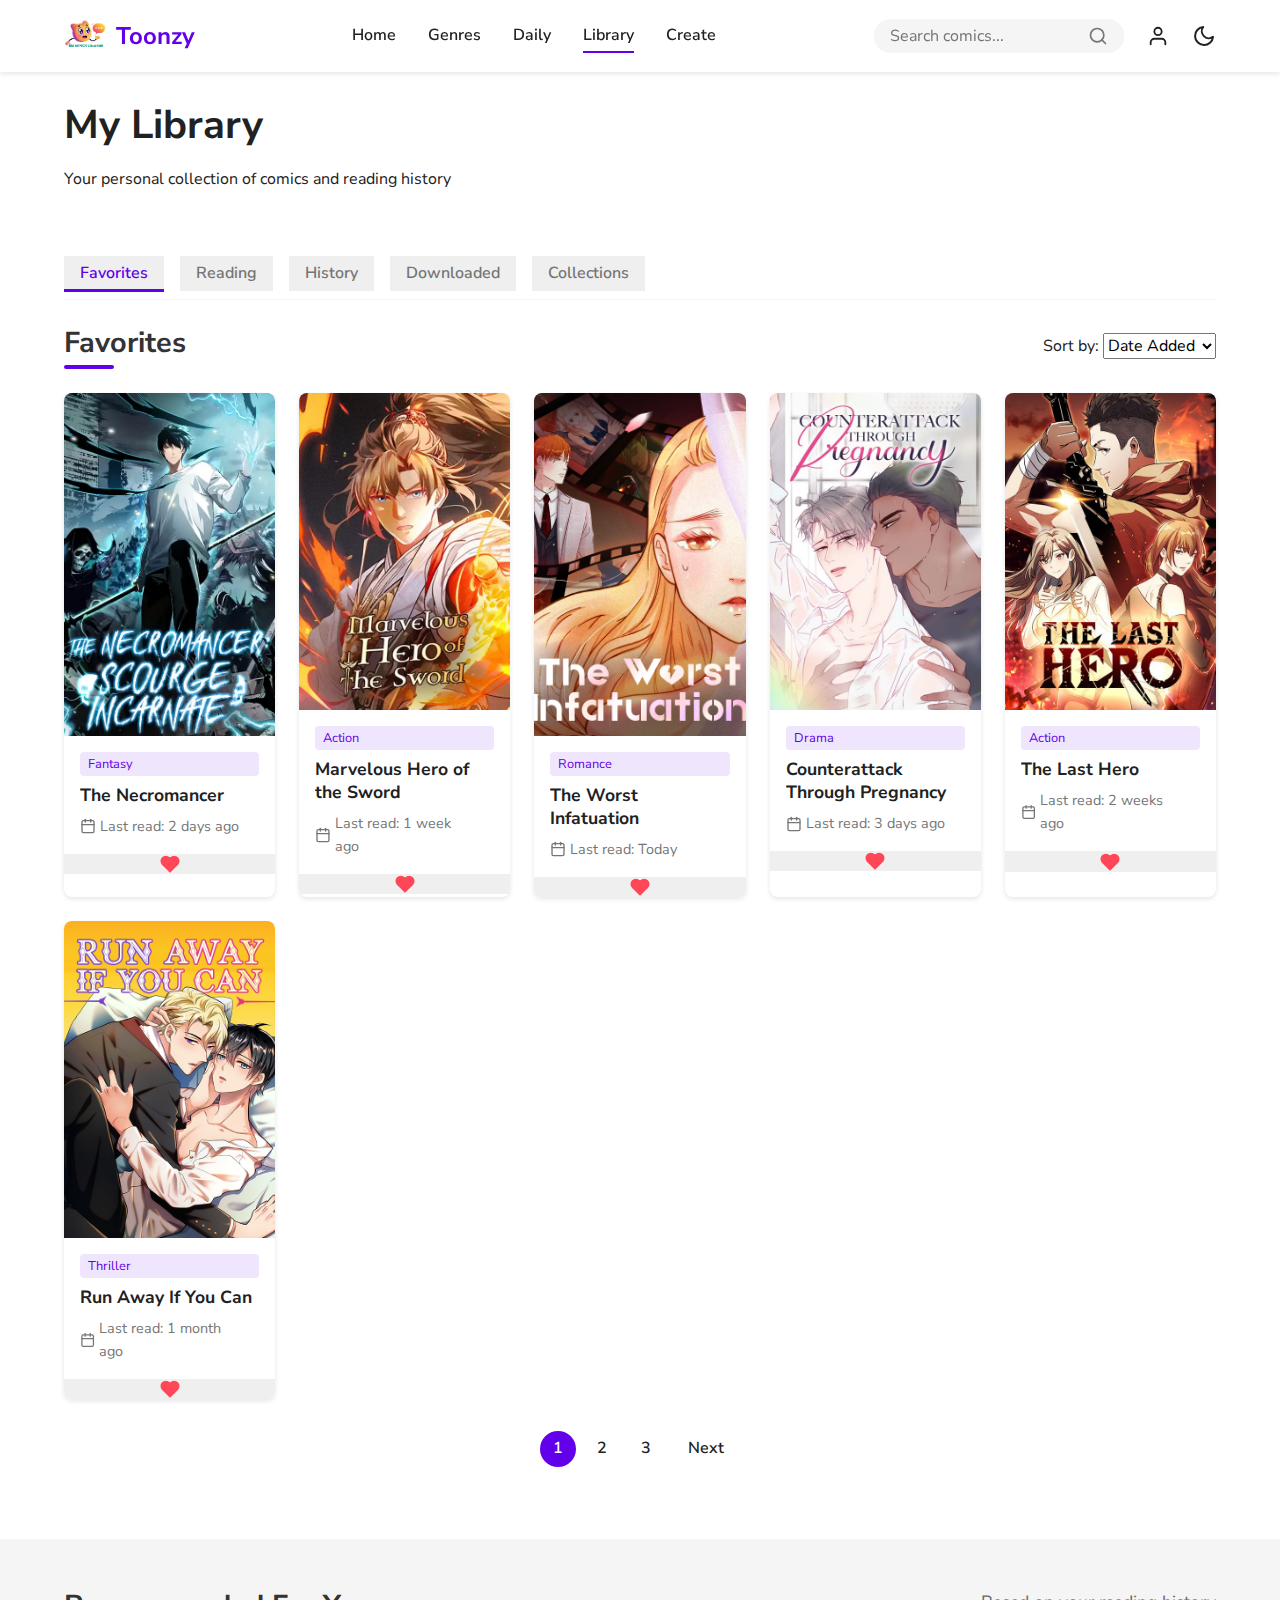
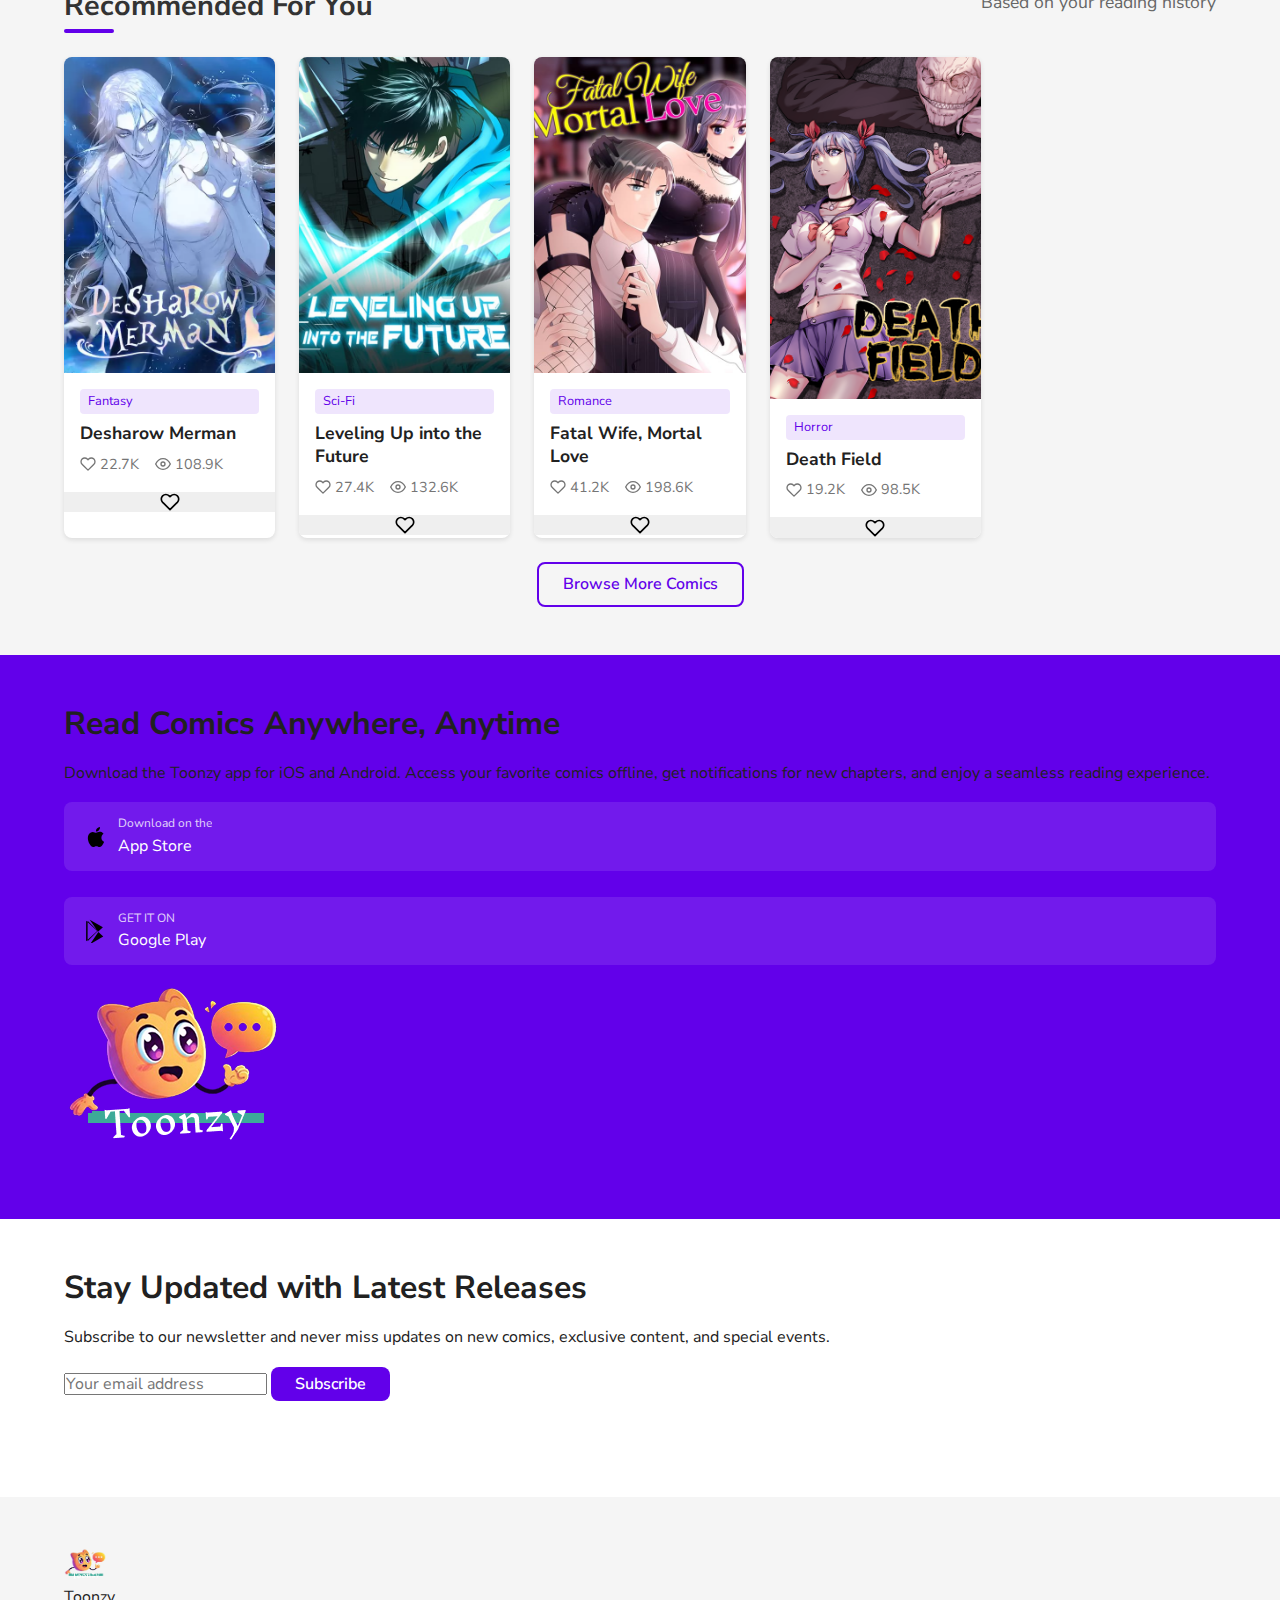
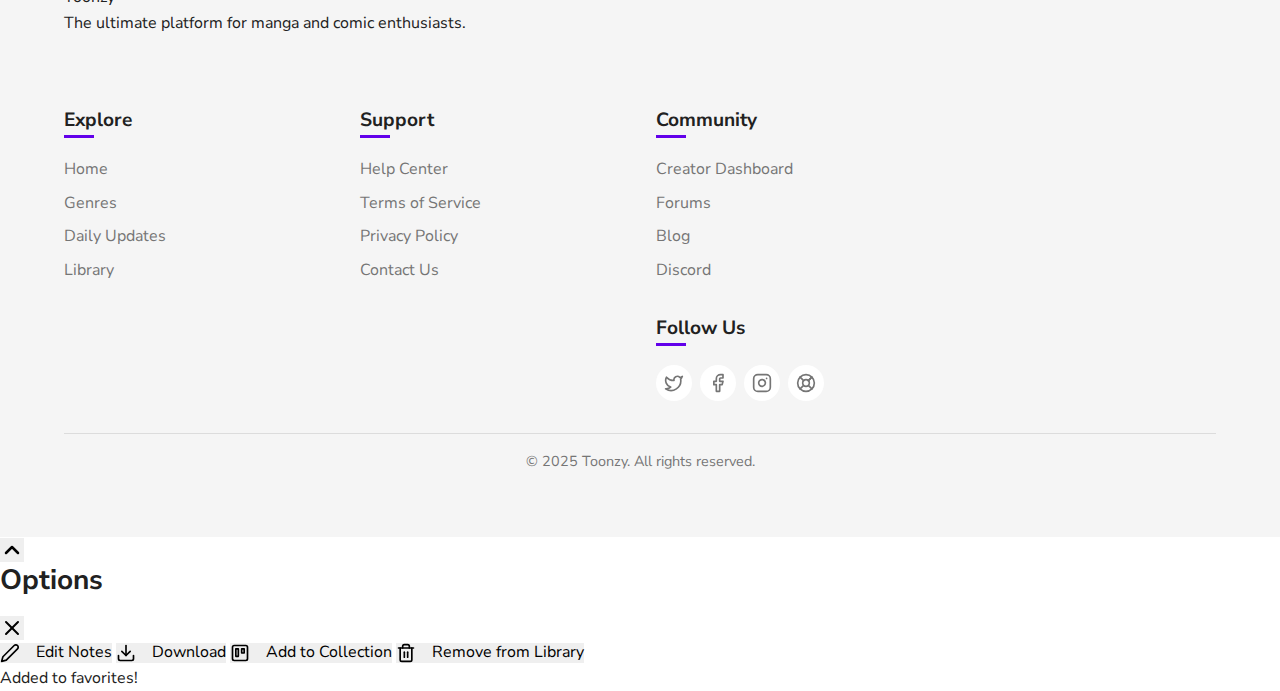
<file: library.html>
<!DOCTYPE html>
<html lang="en">
<head>
  <meta charset="UTF-8">
  <meta name="viewport" content="width=device-width, initial-scale=1.0">
  <title>My Library - Toonzy</title>
  
  <!-- Favicon -->
  <link rel="icon" href="assets/icons/favicon.png" type="image/png">
  
  <!-- CSS -->
  <link rel="stylesheet" href="css/normalize.css">
  <link rel="stylesheet" href="css/main.css">
  
  <!-- Fonts -->
  <link rel="preconnect" href="https://fonts.googleapis.com">
  <link rel="preconnect" href="https://fonts.gstatic.com" crossorigin>
  <link href="https://fonts.googleapis.com/css2?family=Nunito+Sans:wght@400;500;600;700;800&display=swap" rel="stylesheet">

  <meta name="viewport" content="width=device-width, initial-scale=1.0, maximum-scale=1.0, user-scalable=no">
  <meta name="theme-color" content="#121212">
  <meta name="apple-mobile-web-app-capable" content="yes">
  <meta name="apple-mobile-web-app-status-bar-style" content="black-translucent">
</head>
<body>
  <!-- Header -->
  <header class="header">
    <div class="container">
      <div class="header-content">
        <a href="index.html" class="logo">
          <img src="assets/icons/logo.png" alt="Toonzy Logo">
          <span>Toonzy</span>
        </a>
        
        <button class="menu-toggle" aria-label="Toggle menu">
          <svg xmlns="http://www.w3.org/2000/svg" viewBox="0 0 24 24" fill="none" stroke="currentColor" stroke-width="2" stroke-linecap="round" stroke-linejoin="round">
            <line x1="3" y1="12" x2="21" y2="12"></line>
            <line x1="3" y1="6" x2="21" y2="6"></line>
            <line x1="3" y1="18" x2="21" y2="18"></line>
          </svg>
        </button>
        
        <nav class="nav-menu">
          <a href="index.html" class="nav-link">Home</a>
          <a href="genres.html" class="nav-link">Genres</a>
          <a href="daily.html" class="nav-link">Daily</a>
          <a href="library.html" class="nav-link active">Library</a>
          <a href="creator-dashboard.html" class="nav-link">Create</a>
        </nav>
        
        <div class="header-right">
          <form class="search-box">
            <input type="text" placeholder="Search comics..." aria-label="Search comics">
            <button type="submit" aria-label="Submit search">
              <svg xmlns="http://www.w3.org/2000/svg" viewBox="0 0 24 24" fill="none" stroke="currentColor" stroke-width="2" stroke-linecap="round" stroke-linejoin="round">
                <circle cx="11" cy="11" r="8"></circle>
                <line x1="21" y1="21" x2="16.65" y2="16.65"></line>
              </svg>
            </button>
          </form>
          
          <a href="profile.html" class="btn btn-icon" aria-label="Profile">
            <svg xmlns="http://www.w3.org/2000/svg" viewBox="0 0 24 24" fill="none" stroke="currentColor" stroke-width="2" stroke-linecap="round" stroke-linejoin="round">
              <path d="M20 21v-2a4 4 0 0 0-4-4H8a4 4 0 0 0-4 4v2"></path>
              <circle cx="12" cy="7" r="4"></circle>
            </svg>
          </a>
          
          <button class="theme-toggle" aria-label="Toggle dark mode">
            <svg xmlns="http://www.w3.org/2000/svg" viewBox="0 0 24 24" fill="none" stroke="currentColor" stroke-width="2" stroke-linecap="round" stroke-linejoin="round">
              <path d="M21 12.79A9 9 0 1 1 11.21 3 7 7 0 0 0 21 12.79z"></path>
            </svg>
          </button>
        </div>
      </div>
    </div>
  </header>

  <!-- Library Header -->
  <section class="library-hero">
    <div class="container">
      <div class="library-hero-content">
        <h1>My Library</h1>
        <p>Your personal collection of comics and reading history</p>
      </div>
    </div>
  </section>

  <!-- Library Tabs -->
  <section class="section">
    <div class="container">
      <div class="tabs library-tabs">
        <div class="tab-list">
          <button class="tab-item active" data-tab="favorites">Favorites</button>
          <button class="tab-item" data-tab="reading">Reading</button>
          <button class="tab-item" data-tab="history">History</button>
          <button class="tab-item" data-tab="downloaded">Downloaded</button>
          <button class="tab-item" data-tab="collections">Collections</button>
        </div>
        
        <!-- Favorites Tab (Initially Visible) -->
        <div class="tab-content active" id="favorites">
          <div class="section-header">
            <h2 class="section-title">Favorites</h2>
            <div class="sort-dropdown">
              <label for="sort-favorites">Sort by:</label>
              <select id="sort-favorites" class="sort-select">
                <option value="date-added">Date Added</option>
                <option value="alphabetical">Alphabetical</option>
                <option value="last-read">Last Read</option>
              </select>
            </div>
          </div>
          
          <div class="comic-grid">
            <!-- Favorite Comic 1 -->
            <div class="comic-card">
              <a href="comic-detail.html?id=1">
                <div class="comic-cover">
                  <img src="assets/images/covers/1.png" alt="The Necromancer">
                  <div class="update-badge">Updated</div>
                </div>
                <div class="comic-info">
                  <span class="comic-genre">Fantasy</span>
                  <h3 class="comic-title">The Necromancer</h3>
                  <div class="comic-meta">
                    <span>
                      <svg xmlns="http://www.w3.org/2000/svg" viewBox="0 0 24 24" fill="none" stroke="currentColor" stroke-width="2" stroke-linecap="round" stroke-linejoin="round">
                        <rect x="3" y="4" width="18" height="18" rx="2" ry="2"></rect>
                        <line x1="16" y1="2" x2="16" y2="6"></line>
                        <line x1="8" y1="2" x2="8" y2="6"></line>
                        <line x1="3" y1="10" x2="21" y2="10"></line>
                      </svg>
                      Last read: 2 days ago
                    </span>
                  </div>
                </div>
              </a>
              <button class="btn-favorite active" data-id="1" aria-label="Remove from favorites">
                <svg xmlns="http://www.w3.org/2000/svg" viewBox="0 0 24 24" fill="currentColor" stroke="currentColor" stroke-width="2" stroke-linecap="round" stroke-linejoin="round">
                  <path d="M20.84 4.61a5.5 5.5 0 0 0-7.78 0L12 5.67l-1.06-1.06a5.5 5.5 0 0 0-7.78 7.78l1.06 1.06L12 21.23l7.78-7.78 1.06-1.06a5.5 5.5 0 0 0 0-7.78z"></path>
                </svg>
              </button>
            </div>
            
            <!-- Favorite Comic 2 -->
            <div class="comic-card">
              <a href="comic-detail.html?id=2">
                <div class="comic-cover">
                  <img src="assets/images/covers/2.png" alt="Marvelous Hero of the Sword">
                </div>
                <div class="comic-info">
                  <span class="comic-genre">Action</span>
                  <h3 class="comic-title">Marvelous Hero of the Sword</h3>
                  <div class="comic-meta">
                    <span>
                      <svg xmlns="http://www.w3.org/2000/svg" viewBox="0 0 24 24" fill="none" stroke="currentColor" stroke-width="2" stroke-linecap="round" stroke-linejoin="round">
                        <rect x="3" y="4" width="18" height="18" rx="2" ry="2"></rect>
                        <line x1="16" y1="2" x2="16" y2="6"></line>
                        <line x1="8" y1="2" x2="8" y2="6"></line>
                        <line x1="3" y1="10" x2="21" y2="10"></line>
                      </svg>
                      Last read: 1 week ago
                    </span>
                  </div>
                </div>
              </a>
              <button class="btn-favorite active" data-id="2" aria-label="Remove from favorites">
                <svg xmlns="http://www.w3.org/2000/svg" viewBox="0 0 24 24" fill="currentColor" stroke="currentColor" stroke-width="2" stroke-linecap="round" stroke-linejoin="round">
                  <path d="M20.84 4.61a5.5 5.5 0 0 0-7.78 0L12 5.67l-1.06-1.06a5.5 5.5 0 0 0-7.78 7.78l1.06 1.06L12 21.23l7.78-7.78 1.06-1.06a5.5 5.5 0 0 0 0-7.78z"></path>
                </svg>
              </button>
            </div>
            
            <!-- Favorite Comic 3 -->
            <div class="comic-card">
              <a href="comic-detail.html?id=23">
                <div class="comic-cover">
                  <img src="assets/images/covers/23.webp" alt="The Worst Infatuation">
                  <div class="update-badge">New Chapter</div>
                </div>
                <div class="comic-info">
                  <span class="comic-genre">Romance</span>
                  <h3 class="comic-title">The Worst Infatuation</h3>
                  <div class="comic-meta">
                    <span>
                      <svg xmlns="http://www.w3.org/2000/svg" viewBox="0 0 24 24" fill="none" stroke="currentColor" stroke-width="2" stroke-linecap="round" stroke-linejoin="round">
                        <rect x="3" y="4" width="18" height="18" rx="2" ry="2"></rect>
                        <line x1="16" y1="2" x2="16" y2="6"></line>
                        <line x1="8" y1="2" x2="8" y2="6"></line>
                        <line x1="3" y1="10" x2="21" y2="10"></line>
                      </svg>
                      Last read: Today
                    </span>
                  </div>
                </div>
              </a>
              <button class="btn-favorite active" data-id="23" aria-label="Remove from favorites">
                <svg xmlns="http://www.w3.org/2000/svg" viewBox="0 0 24 24" fill="currentColor" stroke="currentColor" stroke-width="2" stroke-linecap="round" stroke-linejoin="round">
                  <path d="M20.84 4.61a5.5 5.5 0 0 0-7.78 0L12 5.67l-1.06-1.06a5.5 5.5 0 0 0-7.78 7.78l1.06 1.06L12 21.23l7.78-7.78 1.06-1.06a5.5 5.5 0 0 0 0-7.78z"></path>
                </svg>
              </button>
            </div>
            
            <!-- Favorite Comic 4 -->
            <div class="comic-card">
              <a href="comic-detail.html?id=13">
                <div class="comic-cover">
                  <img src="assets/images/covers/13.png" alt="Counterattack Through Pregnancy">
                </div>
                <div class="comic-info">
                  <span class="comic-genre">Drama</span>
                  <h3 class="comic-title">Counterattack Through Pregnancy</h3>
                  <div class="comic-meta">
                    <span>
                      <svg xmlns="http://www.w3.org/2000/svg" viewBox="0 0 24 24" fill="none" stroke="currentColor" stroke-width="2" stroke-linecap="round" stroke-linejoin="round">
                        <rect x="3" y="4" width="18" height="18" rx="2" ry="2"></rect>
                        <line x1="16" y1="2" x2="16" y2="6"></line>
                        <line x1="8" y1="2" x2="8" y2="6"></line>
                        <line x1="3" y1="10" x2="21" y2="10"></line>
                      </svg>
                      Last read: 3 days ago
                    </span>
                  </div>
                </div>
              </a>
              <button class="btn-favorite active" data-id="13" aria-label="Remove from favorites">
                <svg xmlns="http://www.w3.org/2000/svg" viewBox="0 0 24 24" fill="currentColor" stroke="currentColor" stroke-width="2" stroke-linecap="round" stroke-linejoin="round">
                  <path d="M20.84 4.61a5.5 5.5 0 0 0-7.78 0L12 5.67l-1.06-1.06a5.5 5.5 0 0 0-7.78 7.78l1.06 1.06L12 21.23l7.78-7.78 1.06-1.06a5.5 5.5 0 0 0 0-7.78z"></path>
                </svg>
              </button>
            </div>
            
            <!-- Favorite Comic 5 -->
            <div class="comic-card">
              <a href="comic-detail.html?id=33">
                <div class="comic-cover">
                  <img src="assets/images/covers/33.png" alt="The Last Hero">
                </div>
                <div class="comic-info">
                  <span class="comic-genre">Action</span>
                  <h3 class="comic-title">The Last Hero</h3>
                  <div class="comic-meta">
                    <span>
                      <svg xmlns="http://www.w3.org/2000/svg" viewBox="0 0 24 24" fill="none" stroke="currentColor" stroke-width="2" stroke-linecap="round" stroke-linejoin="round">
                        <rect x="3" y="4" width="18" height="18" rx="2" ry="2"></rect>
                        <line x1="16" y1="2" x2="16" y2="6"></line>
                        <line x1="8" y1="2" x2="8" y2="6"></line>
                        <line x1="3" y1="10" x2="21" y2="10"></line>
                      </svg>
                      Last read: 2 weeks ago
                    </span>
                  </div>
                </div>
              </a>
              <button class="btn-favorite active" data-id="33" aria-label="Remove from favorites">
                <svg xmlns="http://www.w3.org/2000/svg" viewBox="0 0 24 24" fill="currentColor" stroke="currentColor" stroke-width="2" stroke-linecap="round" stroke-linejoin="round">
                  <path d="M20.84 4.61a5.5 5.5 0 0 0-7.78 0L12 5.67l-1.06-1.06a5.5 5.5 0 0 0-7.78 7.78l1.06 1.06L12 21.23l7.78-7.78 1.06-1.06a5.5 5.5 0 0 0 0-7.78z"></path>
                </svg>
              </button>
            </div>
            
            <!-- Favorite Comic 6 -->
            <div class="comic-card">
              <a href="comic-detail.html?id=11">
                <div class="comic-cover">
                  <img src="assets/images/covers/11.webp" alt="Run Away If You Can">
                </div>
                <div class="comic-info">
                  <span class="comic-genre">Thriller</span>
                  <h3 class="comic-title">Run Away If You Can</h3>
                  <div class="comic-meta">
                    <span>
                      <svg xmlns="http://www.w3.org/2000/svg" viewBox="0 0 24 24" fill="none" stroke="currentColor" stroke-width="2" stroke-linecap="round" stroke-linejoin="round">
                        <rect x="3" y="4" width="18" height="18" rx="2" ry="2"></rect>
                        <line x1="16" y1="2" x2="16" y2="6"></line>
                        <line x1="8" y1="2" x2="8" y2="6"></line>
                        <line x1="3" y1="10" x2="21" y2="10"></line>
                      </svg>
                      Last read: 1 month ago
                    </span>
                  </div>
                </div>
              </a>
              <button class="btn-favorite active" data-id="11" aria-label="Remove from favorites">
                <svg xmlns="http://www.w3.org/2000/svg" viewBox="0 0 24 24" fill="currentColor" stroke="currentColor" stroke-width="2" stroke-linecap="round" stroke-linejoin="round">
                  <path d="M20.84 4.61a5.5 5.5 0 0 0-7.78 0L12 5.67l-1.06-1.06a5.5 5.5 0 0 0-7.78 7.78l1.06 1.06L12 21.23l7.78-7.78 1.06-1.06a5.5 5.5 0 0 0 0-7.78z"></path>
                </svg>
              </button>
            </div>
          </div>
          
          <!-- Pagination -->
          <div class="pagination">
            <a href="#" class="page-item active">1</a>
            <a href="#" class="page-item">2</a>
            <a href="#" class="page-item">3</a>
            <a href="#" class="page-item next">Next</a>
          </div>
        </div>
        
        <!-- Currently Reading Tab -->
        <div class="tab-content" id="reading">
          <div class="section-header">
            <h2 class="section-title">Currently Reading</h2>
            <div class="sort-dropdown">
              <label for="sort-reading">Sort by:</label>
              <select id="sort-reading" class="sort-select">
                <option value="last-read">Last Read</option>
                <option value="progress">Progress</option>
                <option value="alphabetical">Alphabetical</option>
              </select>
            </div>
          </div>
          
          <div class="history-grid">
            <!-- Reading Item 1 -->
            <div class="reading-item">
              <div class="reading-cover">
                <a href="comic-detail.html?id=1">
                  <img src="assets/images/covers/1.png" alt="The Necromancer">
                </a>
              </div>
              <div class="reading-info">
                <h3 class="reading-title">
                  <a href="comic-detail.html?id=1">The Necromancer</a>
                </h3>
                <span class="reading-genre">Fantasy</span>
                <div class="reading-progress">
                  <div class="progress-text">
                    <span>Chapter 23/35</span>
                    <span>65% Complete</span>
                  </div>
                  <div class="progress-bar">
                    <div class="progress" style="width: 65%"></div>
                  </div>
                </div>
              </div>
              <div class="reading-actions">
                <a href="reader.html?id=1&chapter=24" class="btn btn-primary btn-sm">Continue</a>
                <button class="btn-more" aria-label="More options">
                  <svg xmlns="http://www.w3.org/2000/svg" viewBox="0 0 24 24" fill="none" stroke="currentColor" stroke-width="2" stroke-linecap="round" stroke-linejoin="round">
                    <circle cx="12" cy="12" r="1"></circle>
                    <circle cx="12" cy="5" r="1"></circle>
                    <circle cx="12" cy="19" r="1"></circle>
                  </svg>
                </button>
              </div>
            </div>
            
            <!-- Reading Item 2 -->
            <div class="reading-item">
              <div class="reading-cover">
                <a href="comic-detail.html?id=23">
                  <img src="assets/images/covers/23.webp" alt="The Worst Infatuation">
                  <div class="update-badge">New Chapter</div>
                </a>
              </div>
              <div class="reading-info">
                <h3 class="reading-title">
                  <a href="comic-detail.html?id=23">The Worst Infatuation</a>
                </h3>
                <span class="reading-genre">Romance</span>
                <div class="reading-progress">
                  <div class="progress-text">
                    <span>Chapter 16/18</span>
                    <span>88% Complete</span>
                  </div>
                  <div class="progress-bar">
                    <div class="progress" style="width: 88%"></div>
                  </div>
                </div>
              </div>
              <div class="reading-actions">
                <a href="reader.html?id=23&chapter=17" class="btn btn-primary btn-sm">Continue</a>
                <button class="btn-more" aria-label="More options">
                  <svg xmlns="http://www.w3.org/2000/svg" viewBox="0 0 24 24" fill="none" stroke="currentColor" stroke-width="2" stroke-linecap="round" stroke-linejoin="round">
                    <circle cx="12" cy="12" r="1"></circle>
                    <circle cx="12" cy="5" r="1"></circle>
                    <circle cx="12" cy="19" r="1"></circle>
                  </svg>
                </button>
              </div>
            </div>
            
            <!-- Reading Item 3 -->
            <div class="reading-item">
              <div class="reading-cover">
                <a href="comic-detail.html?id=13">
                  <img src="assets/images/covers/13.png" alt="Counterattack Through Pregnancy">
                </a>
              </div>
              <div class="reading-info">
                <h3 class="reading-title">
                  <a href="comic-detail.html?id=13">Counterattack Through Pregnancy</a>
                </h3>
                <span class="reading-genre">Drama</span>
                <div class="reading-progress">
                  <div class="progress-text">
                    <span>Chapter 8/22</span>
                    <span>36% Complete</span>
                  </div>
                  <div class="progress-bar">
                    <div class="progress" style="width: 36%"></div>
                  </div>
                </div>
              </div>
              <div class="reading-actions">
                <a href="reader.html?id=13&chapter=9" class="btn btn-primary btn-sm">Continue</a>
                <button class="btn-more" aria-label="More options">
                  <svg xmlns="http://www.w3.org/2000/svg" viewBox="0 0 24 24" fill="none" stroke="currentColor" stroke-width="2" stroke-linecap="round" stroke-linejoin="round">
                    <circle cx="12" cy="12" r="1"></circle>
                    <circle cx="12" cy="5" r="1"></circle>
                    <circle cx="12" cy="19" r="1"></circle>
                  </svg>
                </button>
              </div>
            </div>
          </div>
        </div>
        
        <!-- Reading History Tab -->
        <div class="tab-content" id="history">
          <div class="section-header">
            <h2 class="section-title">Reading History</h2>
            <div class="history-actions">
              <button class="btn btn-outline btn-sm">Clear History</button>
            </div>
          </div>
          
          <div class="history-grid">
            <!-- Today's History -->
            <div class="history-group">
              <h3 class="history-date">Today</h3>
              <div class="history-items">
                <!-- History Item 1 -->
                <div class="history-item">
                  <div class="history-cover">
                    <a href="comic-detail.html?id=23">
                      <img src="assets/images/covers/23.webp" alt="The Worst Infatuation">
                    </a>
                  </div>
                  <div class="history-info">
                    <h4 class="history-title">
                      <a href="comic-detail.html?id=23">The Worst Infatuation</a>
                    </h4>
                    <div class="history-meta">
                      <span>Chapter 16</span>
                      <span>12:45 PM</span>
                    </div>
                  </div>
                  <div class="history-actions">
                    <a href="reader.html?id=23&chapter=16" class="btn btn-outline btn-sm">Read Again</a>
                  </div>
                </div>
              </div>
            </div>
            
            <!-- Yesterday's History -->
            <div class="history-group">
              <h3 class="history-date">Yesterday</h3>
              <div class="history-items">
                <!-- History Item 2 -->
                <div class="history-item">
                  <div class="history-cover">
                    <a href="comic-detail.html?id=1">
                      <img src="assets/images/covers/1.png" alt="The Necromancer">
                    </a>
                  </div>
                  <div class="history-info">
                    <h4 class="history-title">
                      <a href="comic-detail.html?id=1">The Necromancer</a>
                    </h4>
                    <div class="history-meta">
                      <span>Chapter 23</span>
                      <span>8:30 PM</span>
                    </div>
                  </div>
                  <div class="history-actions">
                    <a href="reader.html?id=1&chapter=23" class="btn btn-outline btn-sm">Read Again</a>
                  </div>
                </div>

                <br>
                
                <!-- History Item 3 -->
                <div class="history-item">
                  <div class="history-cover">
                    <a href="comic-detail.html?id=13">
                      <img src="assets/images/covers/13.png" alt="Counterattack Through Pregnancy">
                    </a>
                  </div>
                  <div class="history-info">
                    <h4 class="history-title">
                      <a href="comic-detail.html?id=13">Counterattack Through Pregnancy</a>
                    </h4>
                    <div class="history-meta">
                      <span>Chapter 8</span>
                      <span>3:15 PM</span>
                    </div>
                  </div>
                  <div class="history-actions">
                    <a href="reader.html?id=13&chapter=8" class="btn btn-outline btn-sm">Read Again</a>
                  </div>
                </div>
              </div>
            </div>
            
            <!-- More history groups would go here -->
          </div>
          
          <!-- Load More Button -->
          <div class="text-center mt-lg">
            <button class="btn btn-outline">Load More</button>
          </div>
        </div>
        
        <!-- Downloaded Comics Tab -->
        <div class="tab-content" id="downloaded">
          <div class="section-header">
            <h2 class="section-title">Downloaded Comics</h2>
            <div class="storage-info">
              <span>Storage Used: 245 MB / 1 GB</span>
              <div class="storage-bar">
                <div class="storage-progress" style="width: 24.5%"></div>
              </div>
            </div>
          </div>
          
          <div class="empty-state">
            <div class="empty-icon">
              <svg xmlns="http://www.w3.org/2000/svg" viewBox="0 0 24 24" fill="none" stroke="currentColor" stroke-width="2" stroke-linecap="round" stroke-linejoin="round">
                <path d="M21 15v4a2 2 0 0 1-2 2H5a2 2 0 0 1-2-2v-4"></path>
                <polyline points="7 10 12 15 17 10"></polyline>
                <line x1="12" y1="15" x2="12" y2="3"></line>
              </svg>
            </div>
            <h3>No Downloaded Comics</h3>
            <p>Download your favorite comics to read them offline!</p>
            <a href="index.html" class="btn btn-primary">Browse Comics</a>
          </div>
        </div>
        
        <!-- Collections Tab -->
        <div class="tab-content" id="collections">
          <div class="section-header">
            <h2 class="section-title">My Collections</h2>
            <button class="btn btn-primary btn-sm">New Collection</button>
          </div>
          
          <div class="collection-grid">
            <!-- Collection 1 -->
            <div class="collection-card">
              <div class="collection-covers">
                <img src="assets/images/covers/2.png" alt="Marvelous Hero of the Sword" class="collection-cover-main">
                </br>
                <img src="assets/images/covers/33.png" alt="The Last Hero" class="collection-cover-secondary">
                </br>
                <img src="assets/images/covers/34.png" alt="The Invincible Warlord" class="collection-cover-tertiary">
              </div>
              <div class="collection-info">
                <h3 class="collection-title">Epic Action</h3>
                <span class="collection-count">6 Comics</span>
              </div>
              <button class="btn-collection-options" aria-label="Collection options">
                <svg xmlns="http://www.w3.org/2000/svg" viewBox="0 0 24 24" fill="none" stroke="currentColor" stroke-width="2" stroke-linecap="round" stroke-linejoin="round">
                  <circle cx="12" cy="12" r="1"></circle>
                  <circle cx="12" cy="5" r="1"></circle>
                  <circle cx="12" cy="19" r="1"></circle>
                </svg>
              </button>
            </div>
            
            <!-- Collection 2 -->
            <div class="collection-card">
              <div class="collection-covers">
                <img src="assets/images/covers/13.png" alt="Counterattack Through Pregnancy" class="collection-cover-main">
                </br>
                <img src="assets/images/covers/23.webp" alt="The Worst Infatuation" class="collection-cover-secondary">
              </br>
                <img src="assets/images/covers/14.webp" alt="The Daughter of Duke Doesn't Want" class="collection-cover-tertiary">
              </div>
              <div class="collection-info">
                <h3 class="collection-title">Romance & Drama</h3>
                <span class="collection-count">8 Comics</span>
              </div>
              <button class="btn-collection-options" aria-label="Collection options">
                <svg xmlns="http://www.w3.org/2000/svg" viewBox="0 0 24 24" fill="none" stroke="currentColor" stroke-width="2" stroke-linecap="round" stroke-linejoin="round">
                  <circle cx="12" cy="12" r="1"></circle>
                  <circle cx="12" cy="5" r="1"></circle>
                  <circle cx="12" cy="19" r="1"></circle>
                </svg>
              </button>
            </div>
          </div>
        </div>
      </div>
    </div>
  </section>

  <!-- Recommendations -->
  <section class="section bg-light">
    <div class="container">
      <div class="section-header">
        <h2 class="section-title">Recommended For You</h2>
        <p class="section-subtitle">Based on your reading history</p>
      </div>
      
      <div class="comic-grid">
        <!-- Recommended Comic 1 -->
        <div class="comic-card">
          <a href="comic-detail.html?id=3">
            <div class="comic-cover">
              <img src="assets/images/covers/3.png" alt="Desharow Merman">
            </div>
            <div class="comic-info">
              <span class="comic-genre">Fantasy</span>
              <h3 class="comic-title">Desharow Merman</h3>
              <div class="comic-meta">
                <span>
                  <svg xmlns="http://www.w3.org/2000/svg" viewBox="0 0 24 24" fill="none" stroke="currentColor" stroke-width="2" stroke-linecap="round" stroke-linejoin="round">
                    <path d="M20.84 4.61a5.5 5.5 0 0 0-7.78 0L12 5.67l-1.06-1.06a5.5 5.5 0 0 0-7.78 7.78l1.06 1.06L12 21.23l7.78-7.78 1.06-1.06a5.5 5.5 0 0 0 0-7.78z"></path>
                  </svg>
                  22.7K
                </span>
                <span>
                  <svg xmlns="http://www.w3.org/2000/svg" viewBox="0 0 24 24" fill="none" stroke="currentColor" stroke-width="2" stroke-linecap="round" stroke-linejoin="round">
                    <path d="M1 12s4-8 11-8 11 8 11 8-4 8-11 8-11-8-11-8z"></path>
                    <circle cx="12" cy="12" r="3"></circle>
                  </svg>
                  108.9K
                </span>
              </div>
            </div>
          </a>
          <button class="btn-favorite" data-id="3" aria-label="Add to favorites">
            <svg xmlns="http://www.w3.org/2000/svg" viewBox="0 0 24 24" fill="none" stroke="currentColor" stroke-width="2" stroke-linecap="round" stroke-linejoin="round">
              <path d="M20.84 4.61a5.5 5.5 0 0 0-7.78 0L12 5.67l-1.06-1.06a5.5 5.5 0 0 0-7.78 7.78l1.06 1.06L12 21.23l7.78-7.78 1.06-1.06a5.5 5.5 0 0 0 0-7.78z"></path>
            </svg>
          </button>
        </div>
        
        <!-- Recommended Comic 2 -->
        <div class="comic-card">
          <a href="comic-detail.html?id=6">
            <div class="comic-cover">
              <img src="assets/images/covers/6.png" alt="Leveling Up into the Future">
            </div>
            <div class="comic-info">
              <span class="comic-genre">Sci-Fi</span>
              <h3 class="comic-title">Leveling Up into the Future</h3>
              <div class="comic-meta">
                <span>
                  <svg xmlns="http://www.w3.org/2000/svg" viewBox="0 0 24 24" fill="none" stroke="currentColor" stroke-width="2" stroke-linecap="round" stroke-linejoin="round">
                    <path d="M20.84 4.61a5.5 5.5 0 0 0-7.78 0L12 5.67l-1.06-1.06a5.5 5.5 0 0 0-7.78 7.78l1.06 1.06L12 21.23l7.78-7.78 1.06-1.06a5.5 5.5 0 0 0 0-7.78z"></path>
                  </svg>
                  27.4K
                </span>
                <span>
                  <svg xmlns="http://www.w3.org/2000/svg" viewBox="0 0 24 24" fill="none" stroke="currentColor" stroke-width="2" stroke-linecap="round" stroke-linejoin="round">
                    <path d="M1 12s4-8 11-8 11 8 11 8-4 8-11 8-11-8-11-8z"></path>
                    <circle cx="12" cy="12" r="3"></circle>
                  </svg>
                  132.6K
                </span>
              </div>
            </div>
          </a>
          <button class="btn-favorite" data-id="6" aria-label="Add to favorites">
            <svg xmlns="http://www.w3.org/2000/svg" viewBox="0 0 24 24" fill="none" stroke="currentColor" stroke-width="2" stroke-linecap="round" stroke-linejoin="round">
              <path d="M20.84 4.61a5.5 5.5 0 0 0-7.78 0L12 5.67l-1.06-1.06a5.5 5.5 0 0 0-7.78 7.78l1.06 1.06L12 21.23l7.78-7.78 1.06-1.06a5.5 5.5 0 0 0 0-7.78z"></path>
            </svg>
          </button>
        </div>
        
        <!-- Recommended Comic 3 -->
        <div class="comic-card">
          <a href="comic-detail.html?id=16">
            <div class="comic-cover">
              <img src="assets/images/covers/16.png" alt="Fatal Wife, Mortal Love">
            </div>
            <div class="comic-info">
              <span class="comic-genre">Romance</span>
              <h3 class="comic-title">Fatal Wife, Mortal Love</h3>
              <div class="comic-meta">
                <span>
                  <svg xmlns="http://www.w3.org/2000/svg" viewBox="0 0 24 24" fill="none" stroke="currentColor" stroke-width="2" stroke-linecap="round" stroke-linejoin="round">
                    <path d="M20.84 4.61a5.5 5.5 0 0 0-7.78 0L12 5.67l-1.06-1.06a5.5 5.5 0 0 0-7.78 7.78l1.06 1.06L12 21.23l7.78-7.78 1.06-1.06a5.5 5.5 0 0 0 0-7.78z"></path>
                  </svg>
                  41.2K
                </span>
                <span>
                  <svg xmlns="http://www.w3.org/2000/svg" viewBox="0 0 24 24" fill="none" stroke="currentColor" stroke-width="2" stroke-linecap="round" stroke-linejoin="round">
                    <path d="M1 12s4-8 11-8 11 8 11 8-4 8-11 8-11-8-11-8z"></path>
                    <circle cx="12" cy="12" r="3"></circle>
                  </svg>
                  198.6K
                </span>
              </div>
            </div>
          </a>
          <button class="btn-favorite" data-id="16" aria-label="Add to favorites">
            <svg xmlns="http://www.w3.org/2000/svg" viewBox="0 0 24 24" fill="none" stroke="currentColor" stroke-width="2" stroke-linecap="round" stroke-linejoin="round">
              <path d="M20.84 4.61a5.5 5.5 0 0 0-7.78 0L12 5.67l-1.06-1.06a5.5 5.5 0 0 0-7.78 7.78l1.06 1.06L12 21.23l7.78-7.78 1.06-1.06a5.5 5.5 0 0 0 0-7.78z"></path>
            </svg>
          </button>
        </div>
        
        <!-- Recommended Comic 4 -->
        <div class="comic-card">
          <a href="comic-detail.html?id=21">
            <div class="comic-cover">
              <img src="assets/images/covers/21.webp" alt="Death Field">
              <div class="update-badge">New Chapter</div>
            </div>
            <div class="comic-info">
              <span class="comic-genre">Horror</span>
              <h3 class="comic-title">Death Field</h3>
              <div class="comic-meta">
                <span>
                  <svg xmlns="http://www.w3.org/2000/svg" viewBox="0 0 24 24" fill="none" stroke="currentColor" stroke-width="2" stroke-linecap="round" stroke-linejoin="round">
                    <path d="M20.84 4.61a5.5 5.5 0 0 0-7.78 0L12 5.67l-1.06-1.06a5.5 5.5 0 0 0-7.78 7.78l1.06 1.06L12 21.23l7.78-7.78 1.06-1.06a5.5 5.5 0 0 0 0-7.78z"></path>
                  </svg>
                  19.2K
                </span>
                <span>
                  <svg xmlns="http://www.w3.org/2000/svg" viewBox="0 0 24 24" fill="none" stroke="currentColor" stroke-width="2" stroke-linecap="round" stroke-linejoin="round">
                    <path d="M1 12s4-8 11-8 11 8 11 8-4 8-11 8-11-8-11-8z"></path>
                    <circle cx="12" cy="12" r="3"></circle>
                  </svg>
                  98.5K
                </span>
              </div>
            </div>
          </a>
          <button class="btn-favorite" data-id="21" aria-label="Add to favorites">
            <svg xmlns="http://www.w3.org/2000/svg" viewBox="0 0 24 24" fill="none" stroke="currentColor" stroke-width="2" stroke-linecap="round" stroke-linejoin="round">
              <path d="M20.84 4.61a5.5 5.5 0 0 0-7.78 0L12 5.67l-1.06-1.06a5.5 5.5 0 0 0-7.78 7.78l1.06 1.06L12 21.23l7.78-7.78 1.06-1.06a5.5 5.5 0 0 0 0-7.78z"></path>
            </svg>
          </button>
        </div>
      </div>
      
      <div class="text-center mt-lg">
        <a href="index.html" class="btn btn-outline">Browse More Comics</a>
      </div>
    </div>
  </section>

  <!-- Download App Section -->
  <section class="section app-promo bg-primary">
    <div class="container">
      <div class="app-promo-content">
        <div class="app-promo-text">
          <h2>Read Comics Anywhere, Anytime</h2>
          <p>Download the Toonzy app for iOS and Android. Access your favorite comics offline, get notifications for new chapters, and enjoy a seamless reading experience.</p>
          <div class="app-buttons">
            <a href="#" class="app-button">
              <img src="assets/icons/apple.svg" alt="Apple App Store">
              <span>
                <small>Download on the</small>
                App Store
              </span>
            </a>
          </br>
            <a href="#" class="app-button">
              <img src="assets/icons/google-play.svg" alt="Google Play Store">
              <span>
                <small>GET IT ON</small>
                Google Play
              </span>
            </a>
          </div>
        </div>
        <div class="app-promo-image">
          <img src="assets/icons/logo.png" alt="Toonzy Mobile App">
        </div>
      </div>
    </div>
  </section>

  <!-- Newsletter -->
  <section class="section">
    <div class="container">
      <div class="newsletter">
        <div class="newsletter-content">
          <h2>Stay Updated with Latest Releases</h2>
          <p>Subscribe to our newsletter and never miss updates on new comics, exclusive content, and special events.</p>
          <form class="newsletter-form">
            <input type="email" placeholder="Your email address" required>
            <button type="submit" class="btn btn-primary">Subscribe</button>
          </form>
        </div>
      </div>
    </div>
  </section>

  <!-- Footer -->
  <footer class="footer">
    <div class="container">
      <div class="footer-content">
        <div class="footer-logo">
          <a href="index.html">
            <img src="assets/icons/logo.png" alt="Toonzy Logo">
            <span>Toonzy</span>
          </a>
          <p>The ultimate platform for manga and comic enthusiasts.</p>
        </div>
        
        <div class="footer-links">
          <h3 class="footer-title">Explore</h3>
          <a href="index.html" class="footer-link">Home</a>
          <a href="genres.html" class="footer-link">Genres</a>
          <a href="daily.html" class="footer-link">Daily Updates</a>
          <a href="library.html" class="footer-link">Library</a>
        </div>
        
        <div class="footer-links">
          <h3 class="footer-title">Support</h3>
          <a href="#" class="footer-link">Help Center</a>
          <a href="#" class="footer-link">Terms of Service</a>
          <a href="#" class="footer-link">Privacy Policy</a>
          <a href="#" class="footer-link">Contact Us</a>
        </div>
        
        <div class="footer-links">
          <h3 class="footer-title">Community</h3>
          <a href="creator-dashboard.html" class="footer-link">Creator Dashboard</a>
          <a href="#" class="footer-link">Forums</a>
          <a href="#" class="footer-link">Blog</a>
          <a href="#" class="footer-link">Discord</a>
          
          <h3 class="footer-title mt-lg">Follow Us</h3>
          <div class="social-links">
            <a href="#" class="social-link" aria-label="Twitter">
              <svg xmlns="http://www.w3.org/2000/svg" viewBox="0 0 24 24" fill="none" stroke="currentColor" stroke-width="2" stroke-linecap="round" stroke-linejoin="round">
                <path d="M22 4s-.7 2.1-2 3.4c1.6 10-9.4 17.3-18 11.6 2.2.1 4.4-.6 6-2C3 15.5.5 9.6 3 5c2.2 2.6 5.6 4.1 9 4-.9-4.2 4-6.6 7-3.8 1.1 0 3-1.2 3-1.2z"></path>
              </svg>
            </a>
            <a href="#" class="social-link" aria-label="Facebook">
              <svg xmlns="http://www.w3.org/2000/svg" viewBox="0 0 24 24" fill="none" stroke="currentColor" stroke-width="2" stroke-linecap="round" stroke-linejoin="round">
                <path d="M18 2h-3a5 5 0 0 0-5 5v3H7v4h3v8h4v-8h3l1-4h-4V7a1 1 0 0 1 1-1h3z"></path>
              </svg>
            </a>
            <a href="#" class="social-link" aria-label="Instagram">
              <svg xmlns="http://www.w3.org/2000/svg" viewBox="0 0 24 24" fill="none" stroke="currentColor" stroke-width="2" stroke-linecap="round" stroke-linejoin="round">
                <rect x="2" y="2" width="20" height="20" rx="5" ry="5"></rect>
                <path d="M16 11.37A4 4 0 1 1 12.63 8 4 4 0 0 1 16 11.37z"></path>
                <line x1="17.5" y1="6.5" x2="17.51" y2="6.5"></line>
              </svg>
            </a>
            <a href="#" class="social-link" aria-label="Discord">
              <svg xmlns="http://www.w3.org/2000/svg" viewBox="0 0 24 24" fill="none" stroke="currentColor" stroke-width="2" stroke-linecap="round" stroke-linejoin="round">
                <circle cx="12" cy="12" r="10"></circle>
                <circle cx="12" cy="12" r="4"></circle>
                <line x1="4.93" y1="4.93" x2="9.17" y2="9.17"></line>
                <line x1="14.83" y1="14.83" x2="19.07" y2="19.07"></line>
                <line x1="14.83" y1="9.17" x2="19.07" y2="4.93"></line>
                <line x1="14.83" y1="9.17" x2="18.36" y2="5.64"></line>
                <line x1="4.93" y1="19.07" x2="9.17" y2="14.83"></line>
              </svg>
            </a>
          </div>
        </div>
      </div>
      
      <div class="footer-bottom">
        <p>&copy; 2025 Toonzy. All rights reserved.</p>
      </div>
    </div>
  </footer>

  <!-- Back to top button -->
  <button id="back-to-top" class="back-to-top" aria-label="Back to top">
    <svg xmlns="http://www.w3.org/2000/svg" viewBox="0 0 24 24" fill="none" stroke="currentColor" stroke-width="2" stroke-linecap="round" stroke-linejoin="round">
      <polyline points="18 15 12 9 6 15"></polyline>
    </svg>
  </button>

  <!-- More Options Modal -->
  <div class="modal" id="optionsModal">
    <div class="modal-content">
      <div class="modal-header">
        <h3>Options</h3>
        <button class="btn-close-modal" aria-label="Close modal">
          <svg xmlns="http://www.w3.org/2000/svg" viewBox="0 0 24 24" fill="none" stroke="currentColor" stroke-width="2" stroke-linecap="round" stroke-linejoin="round">
            <line x1="18" y1="6" x2="6" y2="18"></line>
            <line x1="6" y1="6" x2="18" y2="18"></line>
          </svg>
        </button>
      </div>
      <div class="modal-body">
        <div class="options-list">
          <button class="option-item">
            <svg xmlns="http://www.w3.org/2000/svg" viewBox="0 0 24 24" fill="none" stroke="currentColor" stroke-width="2" stroke-linecap="round" stroke-linejoin="round">
              <path d="M17 3a2.828 2.828 0 1 1 4 4L7.5 20.5 2 22l1.5-5.5L17 3z"></path>
            </svg>
            <span>Edit Notes</span>
          </button>
          <button class="option-item">
            <svg xmlns="http://www.w3.org/2000/svg" viewBox="0 0 24 24" fill="none" stroke="currentColor" stroke-width="2" stroke-linecap="round" stroke-linejoin="round">
              <path d="M21 15v4a2 2 0 0 1-2 2H5a2 2 0 0 1-2-2v-4"></path>
              <polyline points="7 10 12 15 17 10"></polyline>
              <line x1="12" y1="15" x2="12" y2="3"></line>
            </svg>
            <span>Download</span>
          </button>
          <button class="option-item">
            <svg xmlns="http://www.w3.org/2000/svg" viewBox="0 0 24 24" fill="none" stroke="currentColor" stroke-width="2" stroke-linecap="round" stroke-linejoin="round">
              <rect x="3" y="3" width="18" height="18" rx="2" ry="2"></rect>
              <rect x="7" y="7" width="3" height="9"></rect>
              <rect x="14" y="7" width="3" height="5"></rect>
            </svg>
            <span>Add to Collection</span>
          </button>
          <button class="option-item remove">
            <svg xmlns="http://www.w3.org/2000/svg" viewBox="0 0 24 24" fill="none" stroke="currentColor" stroke-width="2" stroke-linecap="round" stroke-linejoin="round">
              <polyline points="3 6 5 6 21 6"></polyline>
              <path d="M19 6v14a2 2 0 0 1-2 2H7a2 2 0 0 1-2-2V6m3 0V4a2 2 0 0 1 2-2h4a2 2 0 0 1 2 2v2"></path>
              <line x1="10" y1="11" x2="10" y2="17"></line>
              <line x1="14" y1="11" x2="14" y2="17"></line>
            </svg>
            <span>Remove from Library</span>
          </button>
        </div>
      </div>
    </div>
  </div>

  <!-- Toast notification -->
  <div class="toast" id="toast">
    <span class="toast-message">Added to favorites!</span>
  </div>

  <!-- Script to handle tabs -->
  <script>
    document.addEventListener('DOMContentLoaded', function() {
      // Tab functionality
      const tabItems = document.querySelectorAll('.tab-item');
      const tabContents = document.querySelectorAll('.tab-content');
      
      tabItems.forEach(item => {
        item.addEventListener('click', () => {
          const tabId = item.getAttribute('data-tab');
          
          // Remove active class from all tabs and contents
          tabItems.forEach(tab => tab.classList.remove('active'));
          tabContents.forEach(content => content.classList.remove('active'));
          
          // Add active class to selected tab and content
          item.classList.add('active');
          document.getElementById(tabId).classList.add('active');
        });
      });
      
      // Favorite button functionality
      const favoriteButtons = document.querySelectorAll('.btn-favorite');
      
      favoriteButtons.forEach(button => {
        button.addEventListener('click', function() {
          this.classList.toggle('active');
          
          const comicId = this.getAttribute('data-id');
          const isFavorited = this.classList.contains('active');
          
          // Show toast message
          const toast = document.getElementById('toast');
          const toastMessage = toast.querySelector('.toast-message');
          
          if (isFavorited) {
            toastMessage.textContent = 'Added to favorites!';
          } else {
            toastMessage.textContent = 'Removed from favorites!';
          }
          
          // Show toast
          toast.classList.add('show');
          
          // Hide toast after 3 seconds
          setTimeout(() => {
            toast.classList.remove('show');
          }, 3000);
        });
      });
      
      // More options button functionality
      const moreButtons = document.querySelectorAll('.btn-more, .btn-collection-options');
      const optionsModal = document.getElementById('optionsModal');
      const closeModalButton = document.querySelector('.btn-close-modal');
      
      moreButtons.forEach(button => {
        button.addEventListener('click', () => {
          optionsModal.classList.add('show');
        });
      });
      
      // Close modal when clicking the close button
      if (closeModalButton) {
        closeModalButton.addEventListener('click', () => {
          optionsModal.classList.remove('show');
        });
      }
      
      // Close modal when clicking outside
      window.addEventListener('click', (e) => {
        if (e.target === optionsModal) {
          optionsModal.classList.remove('show');
        }
      });
    });
  </script>

  <!-- Main Script -->
  <script src="js/main.js"></script>
</body>
</html>
</file>
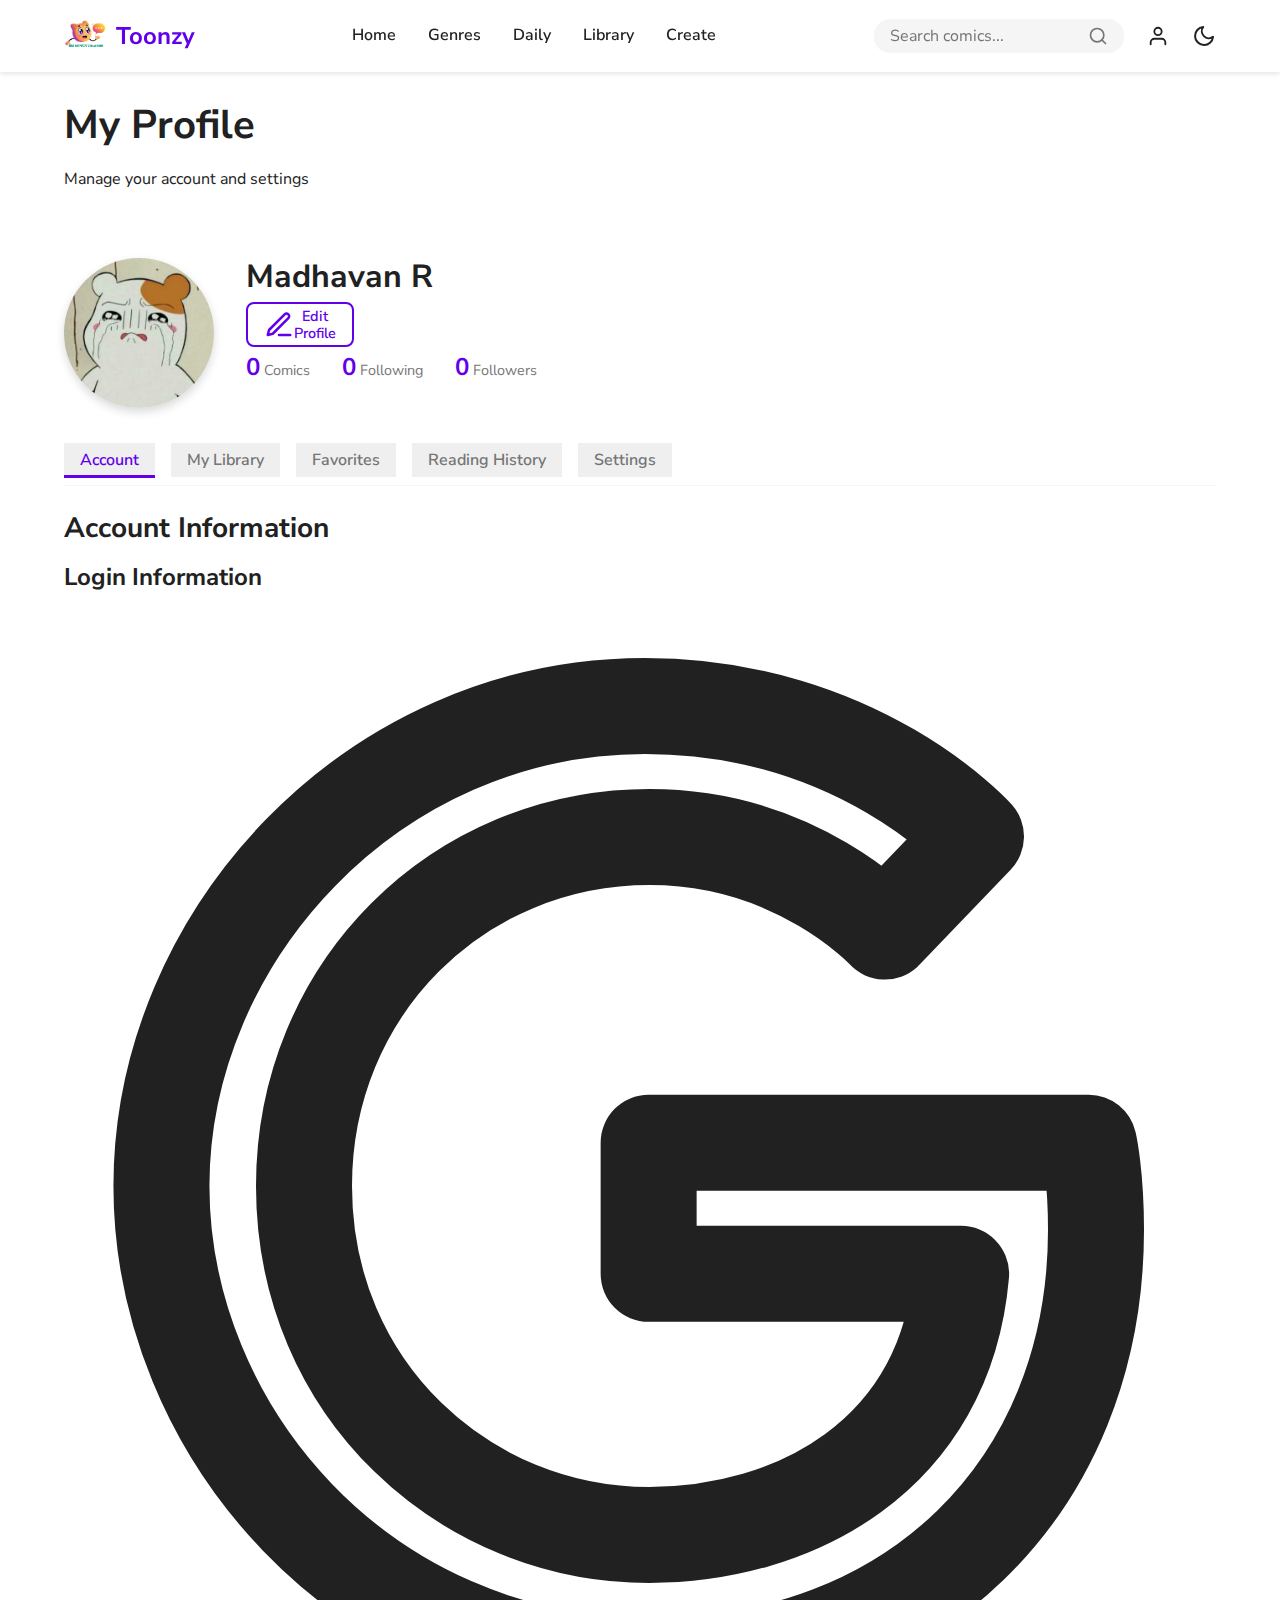
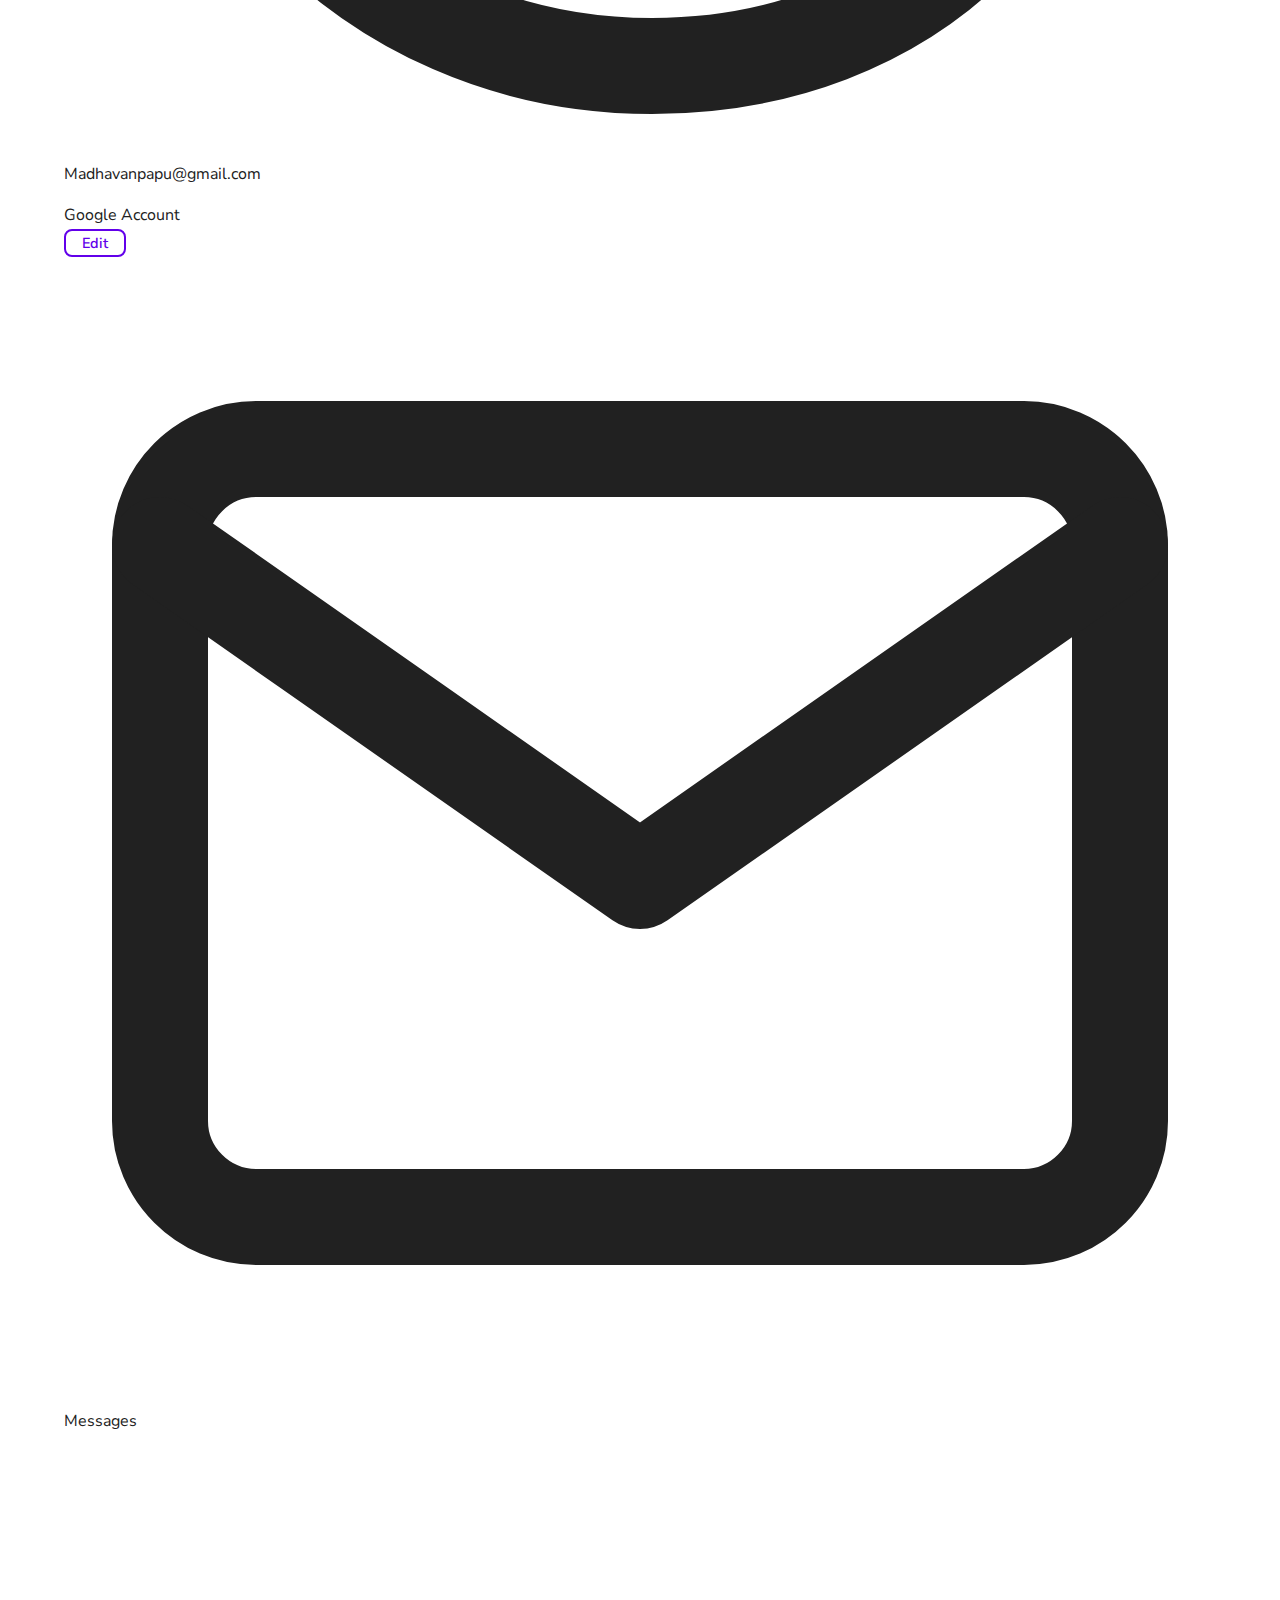
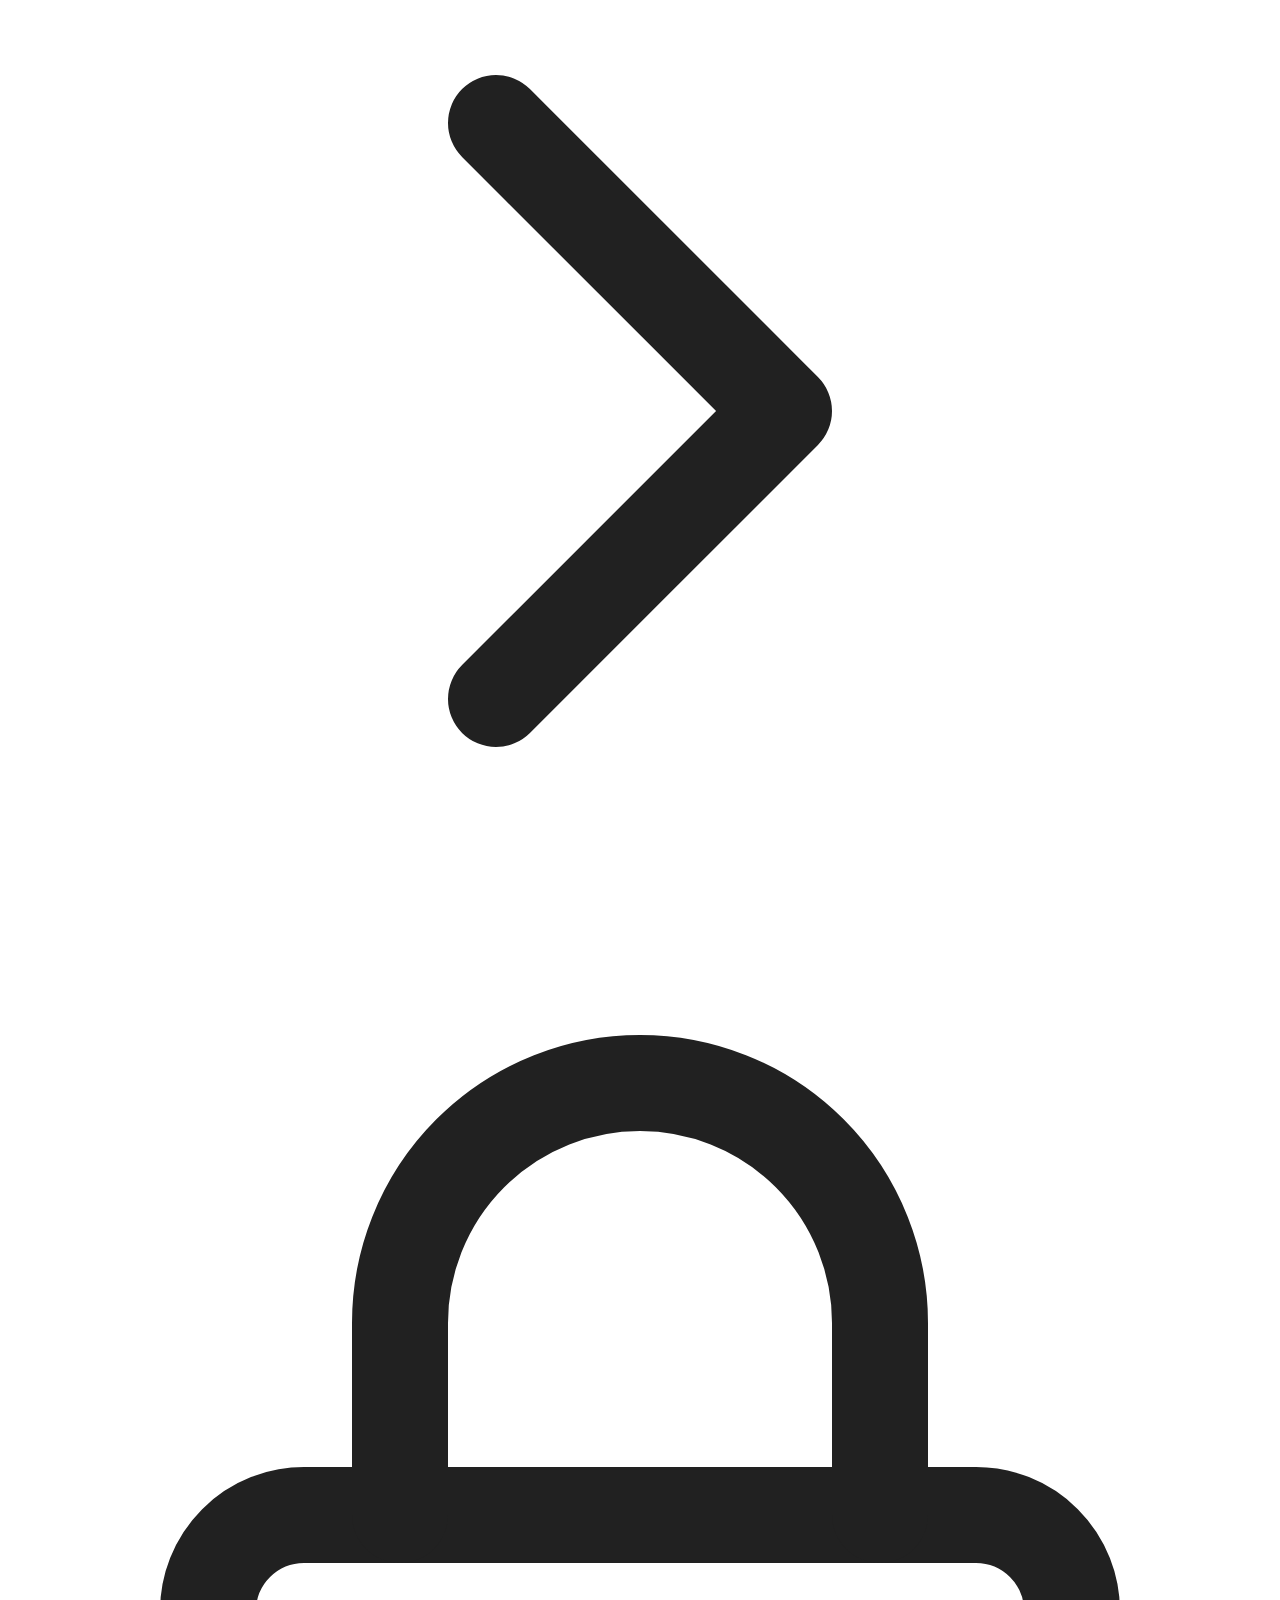
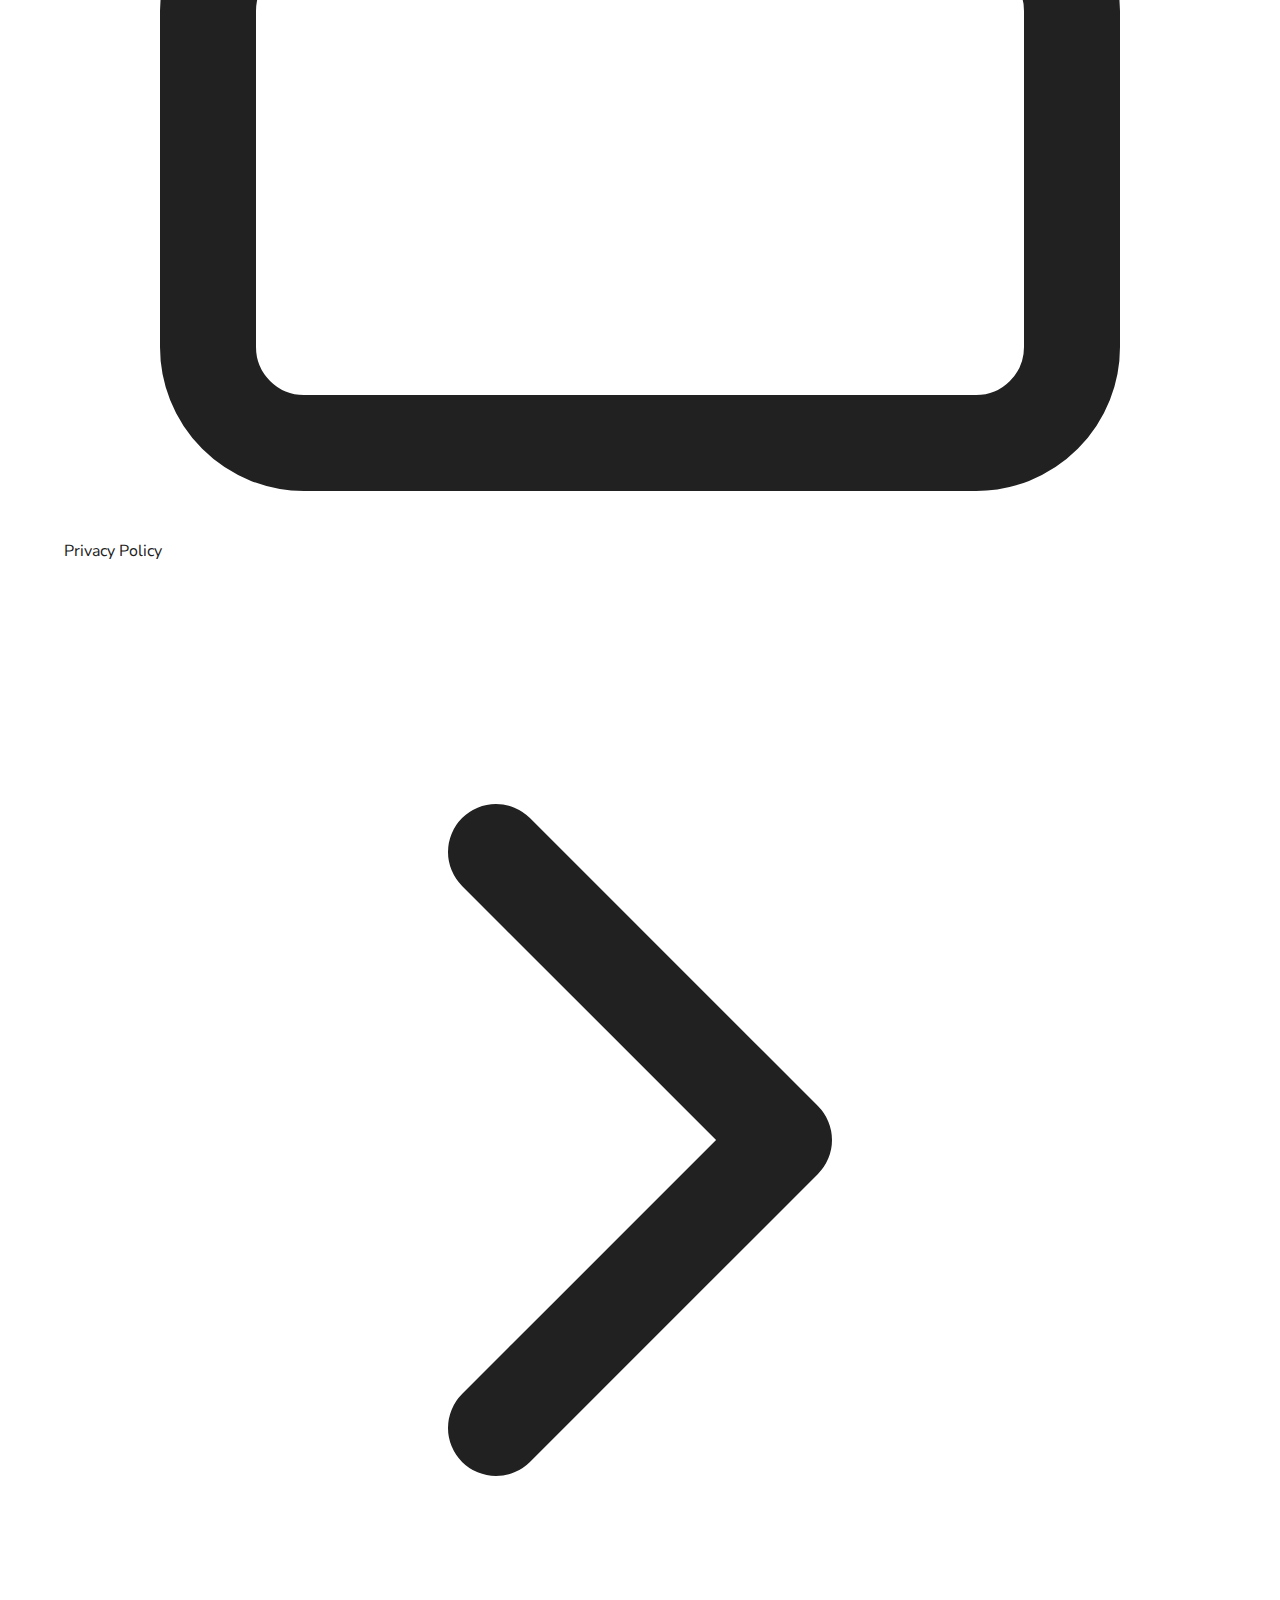
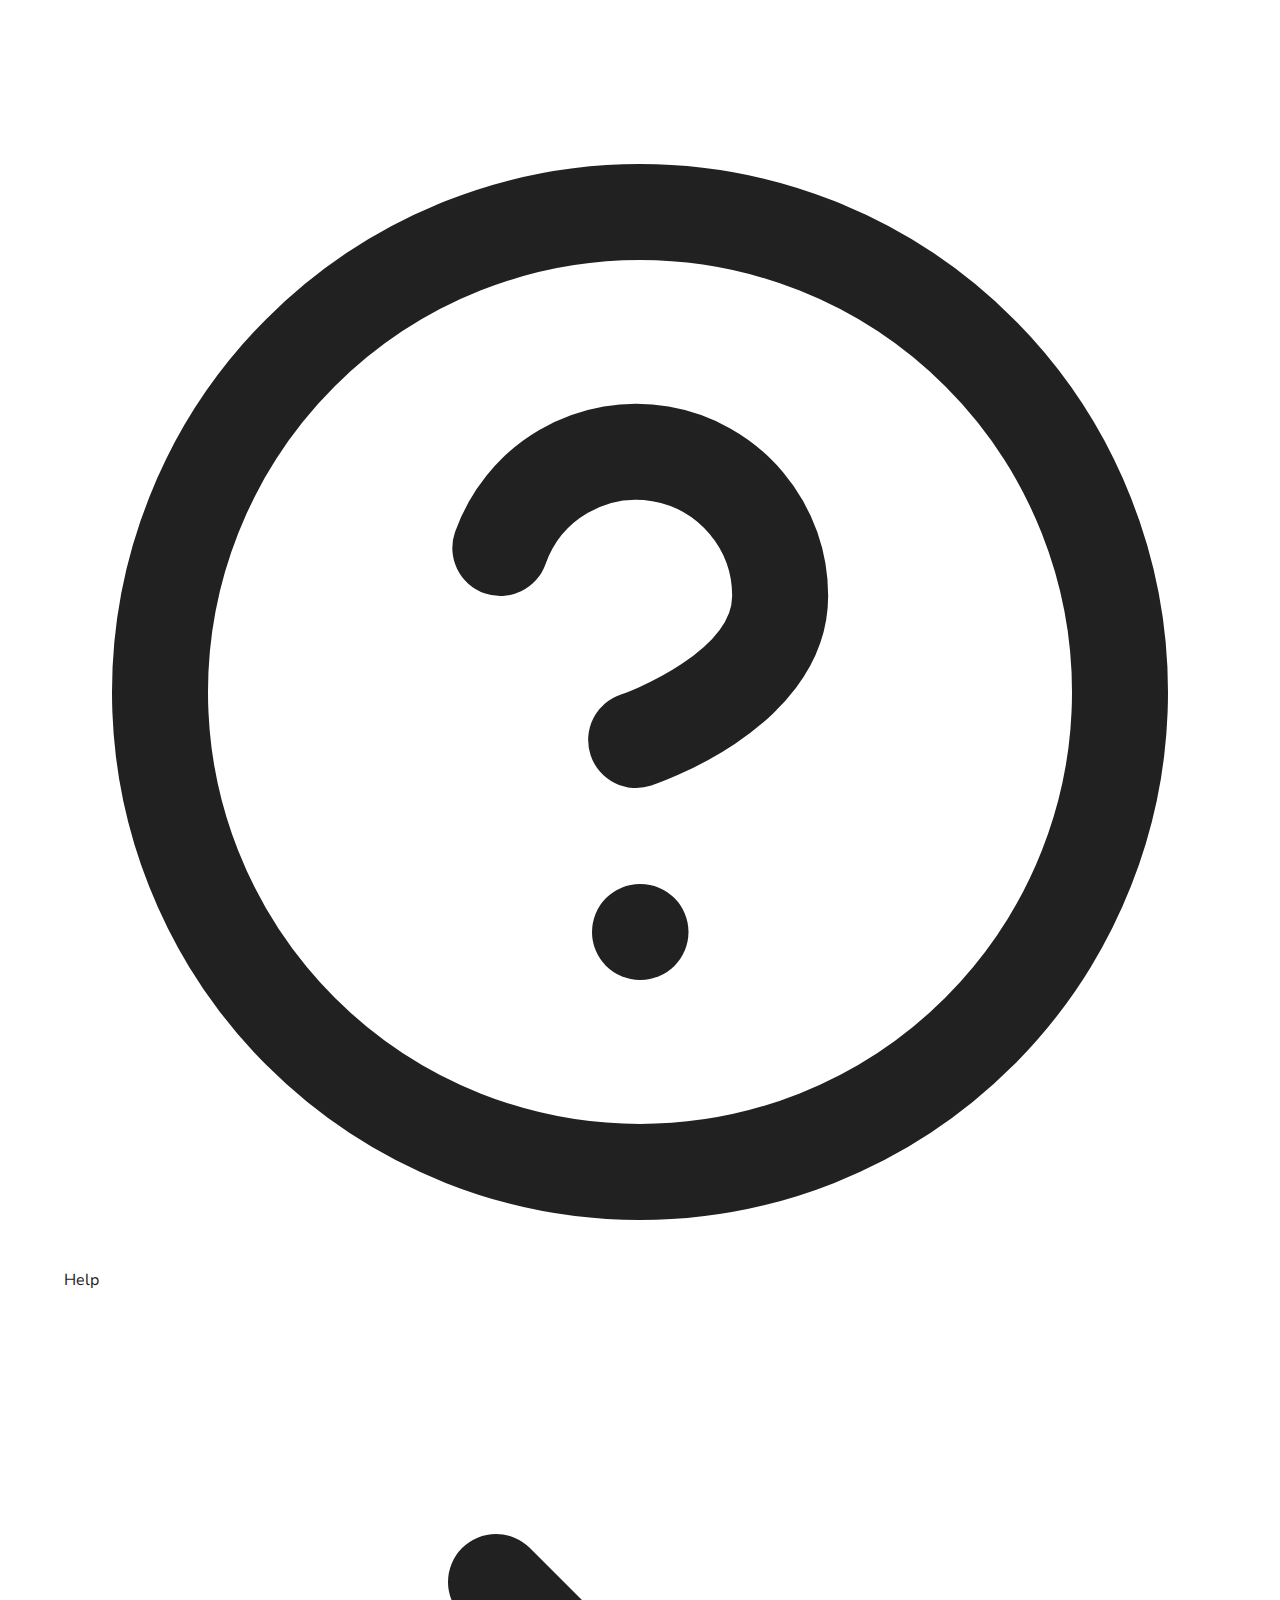
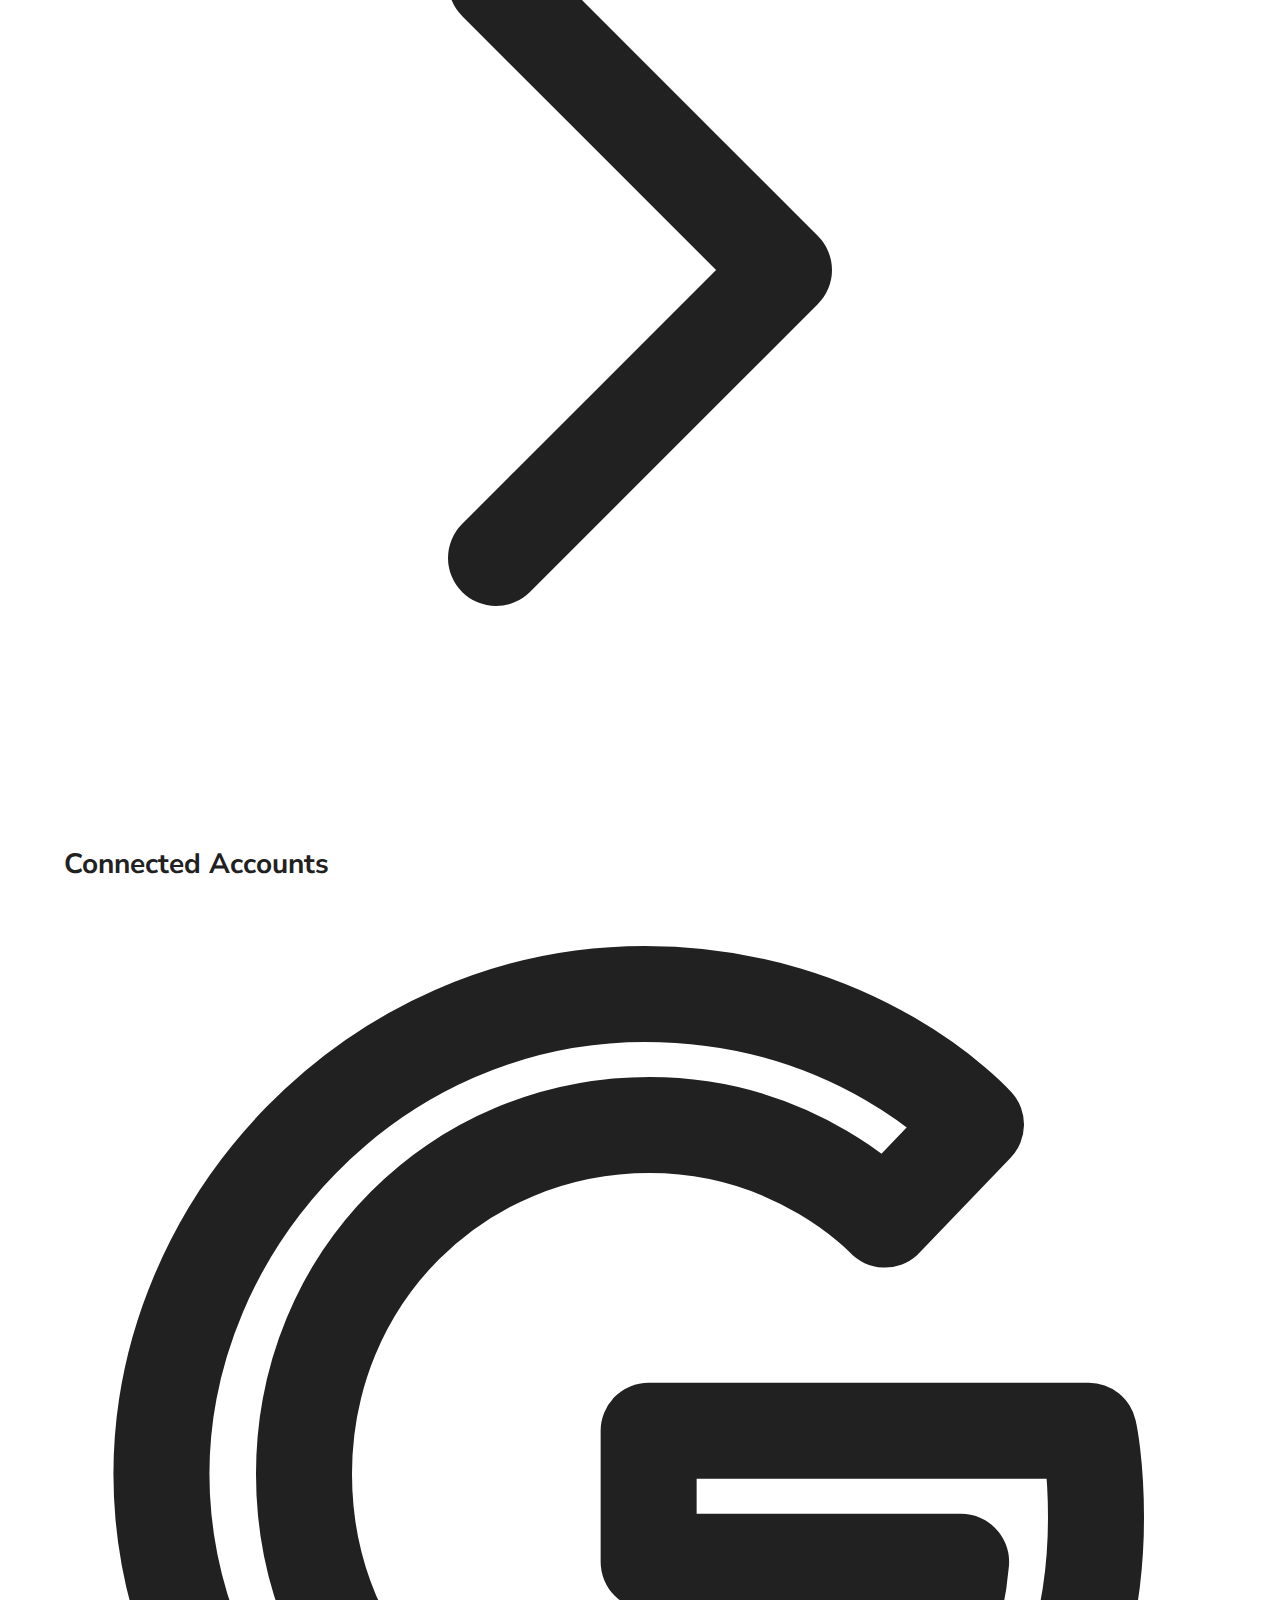
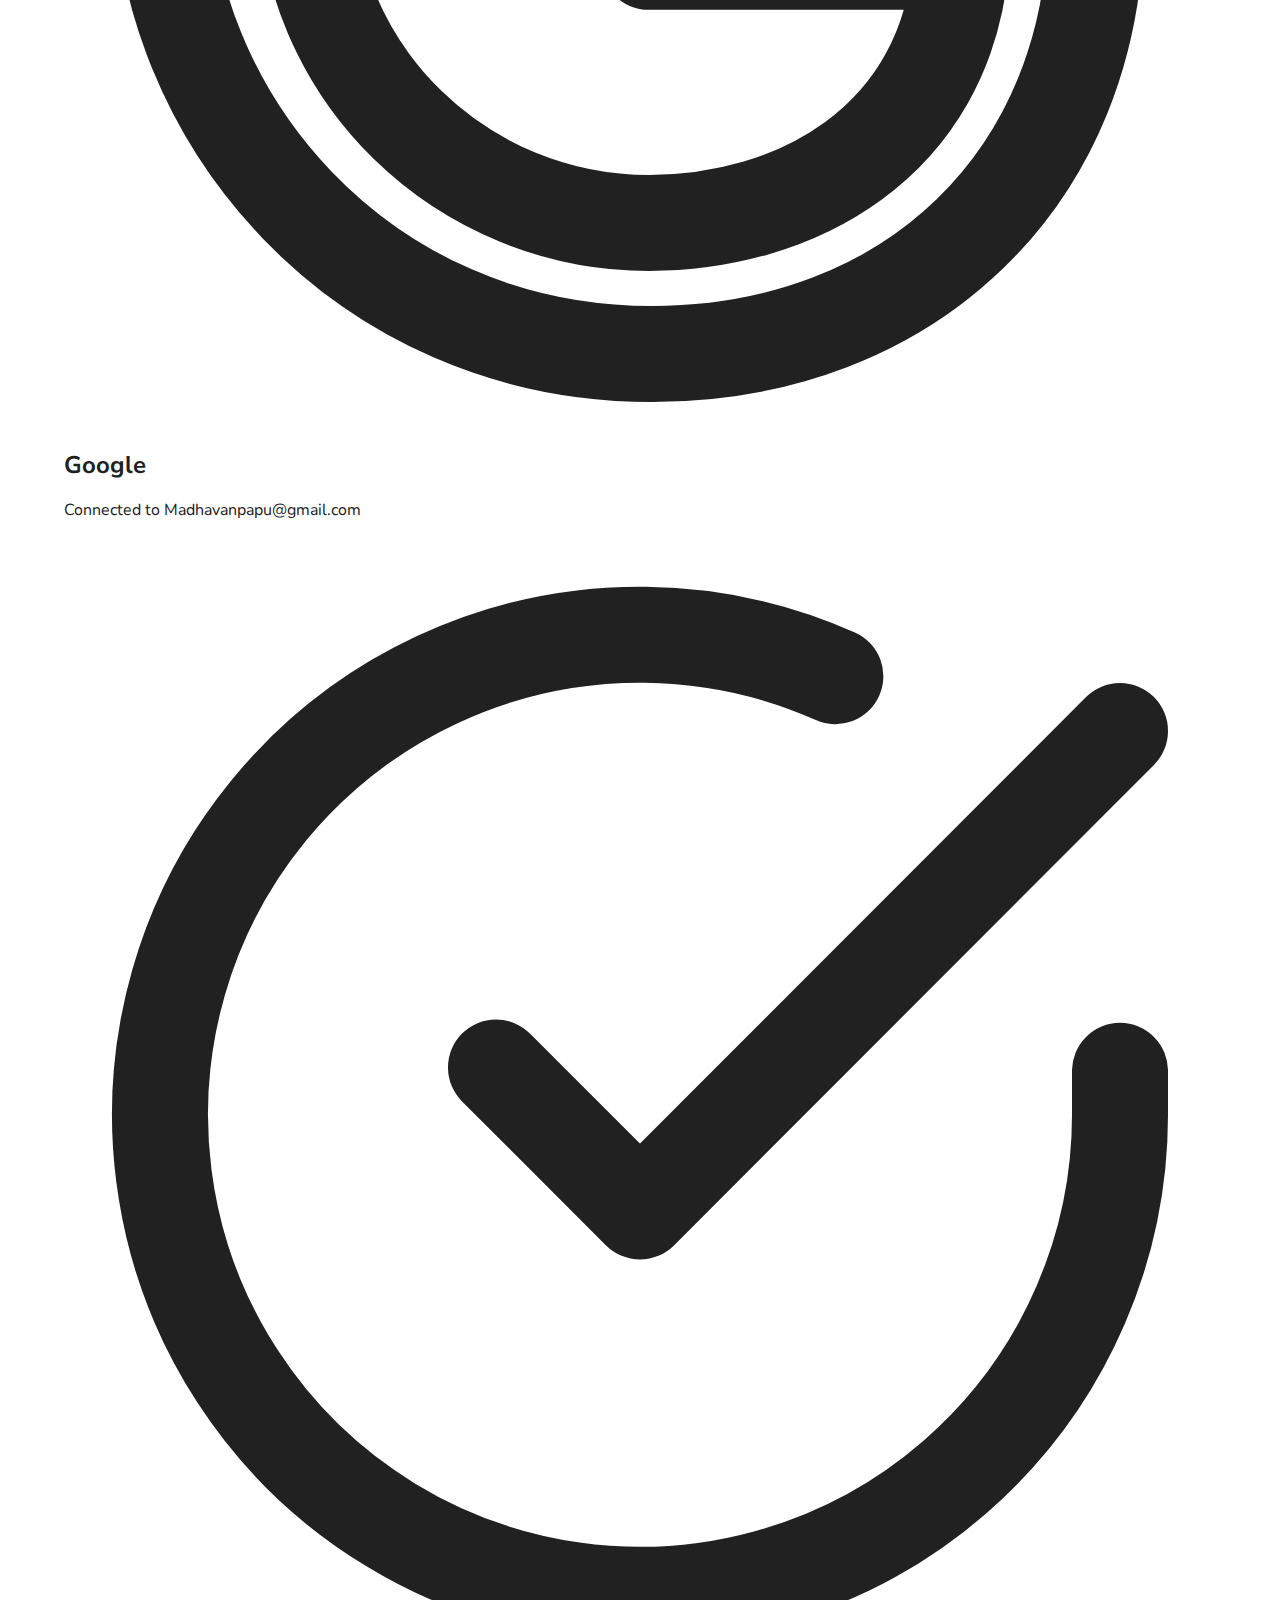
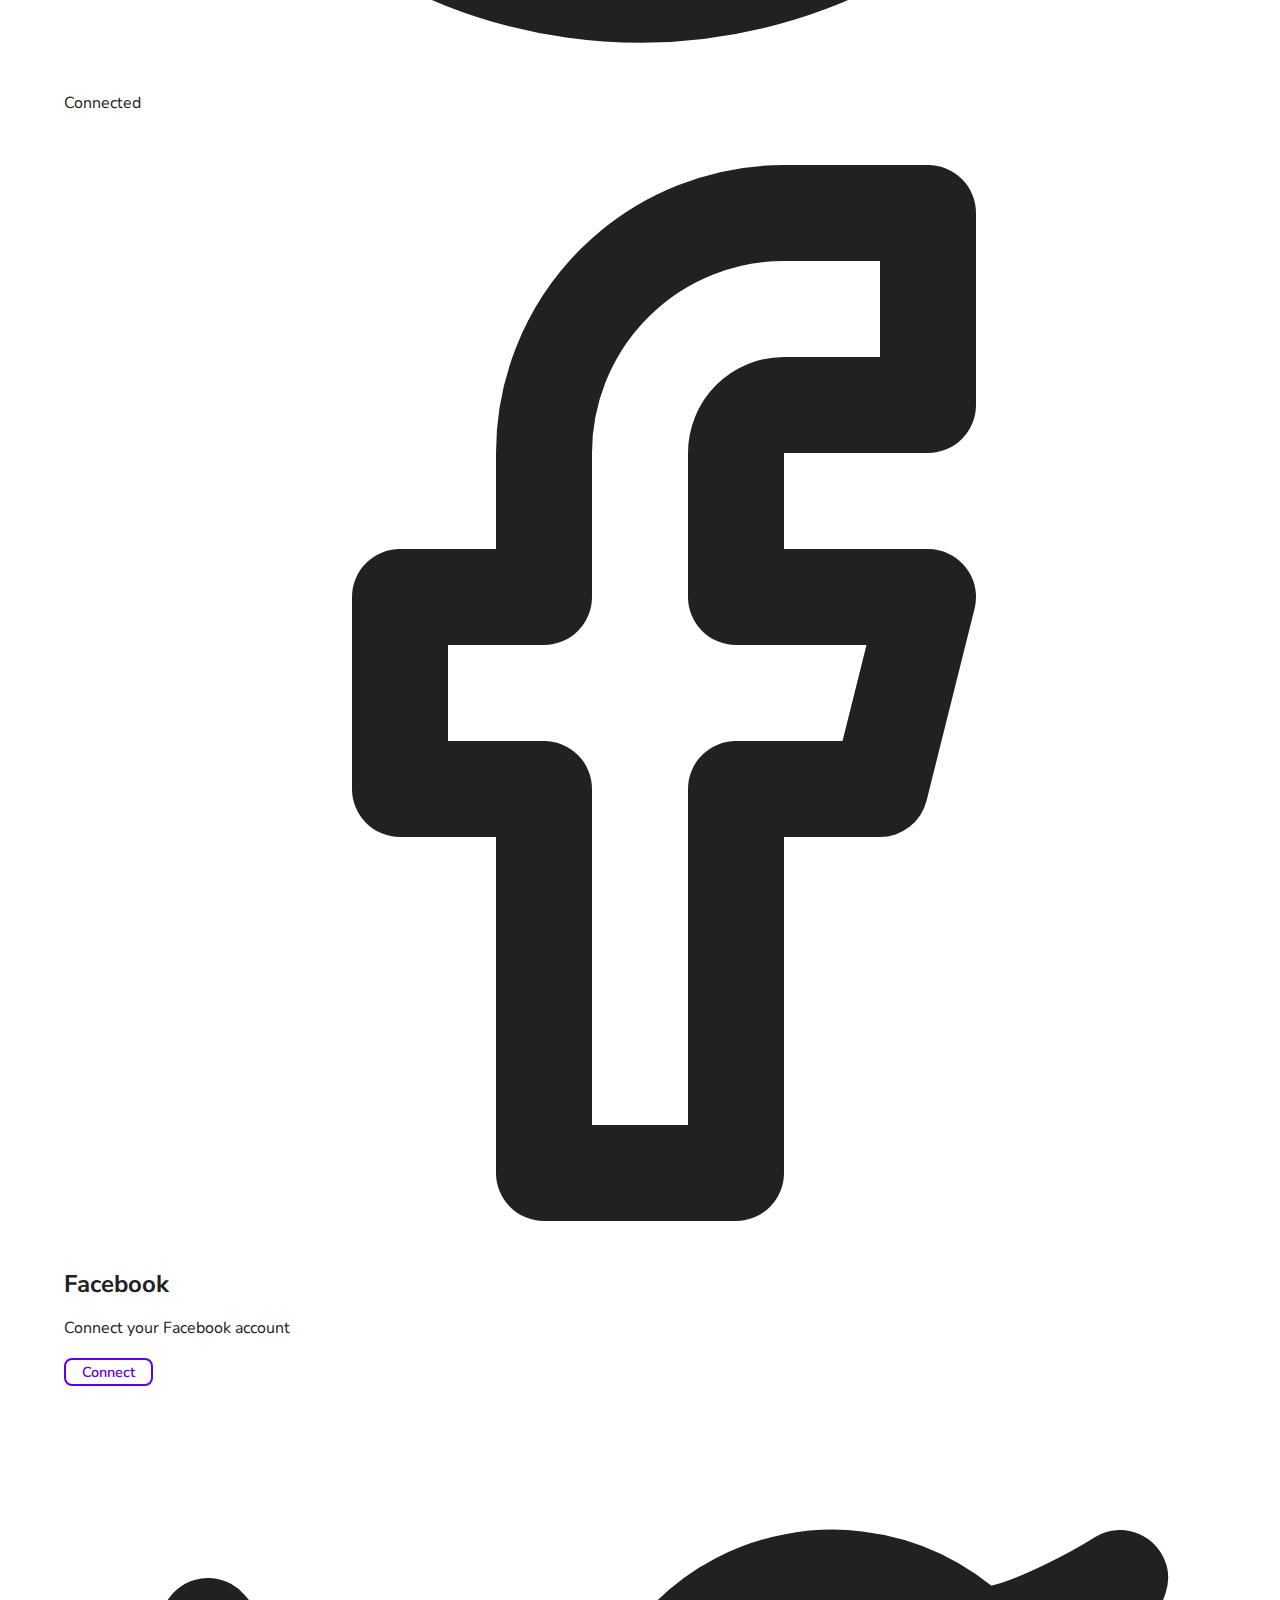
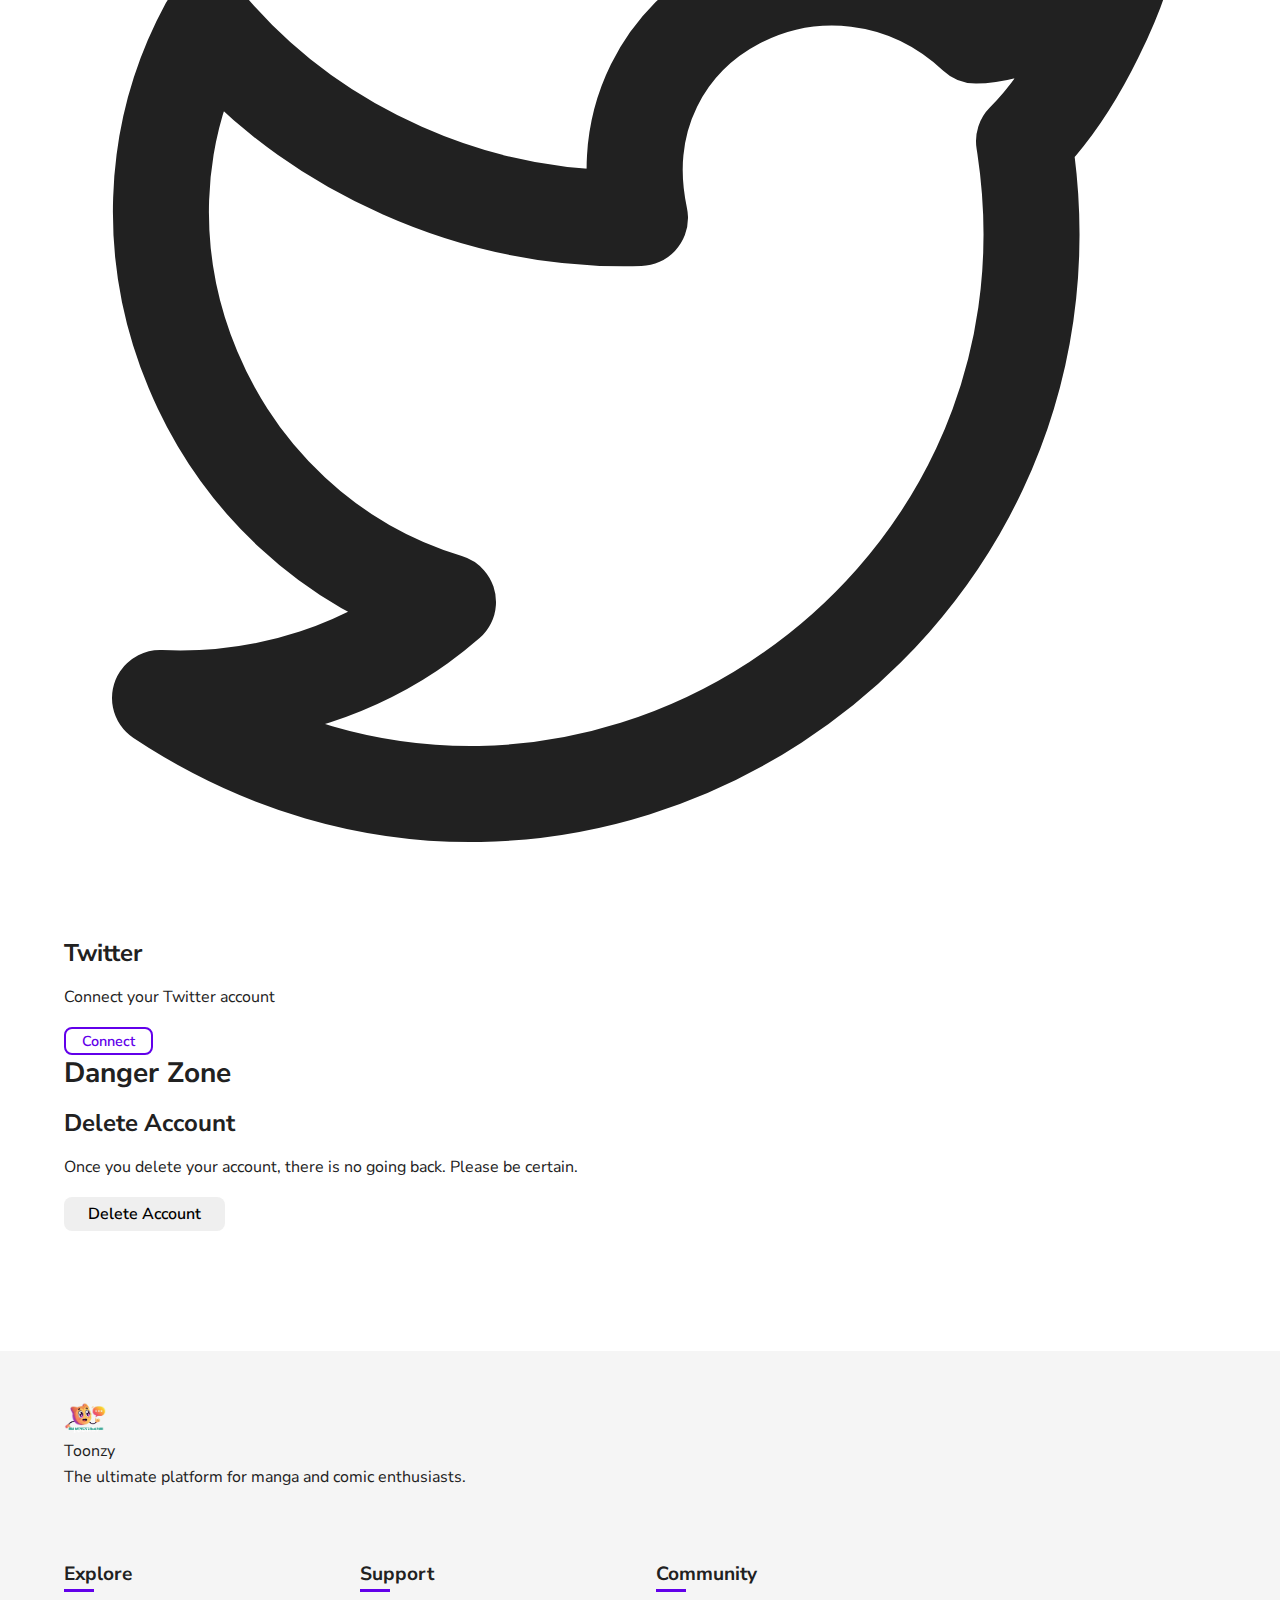
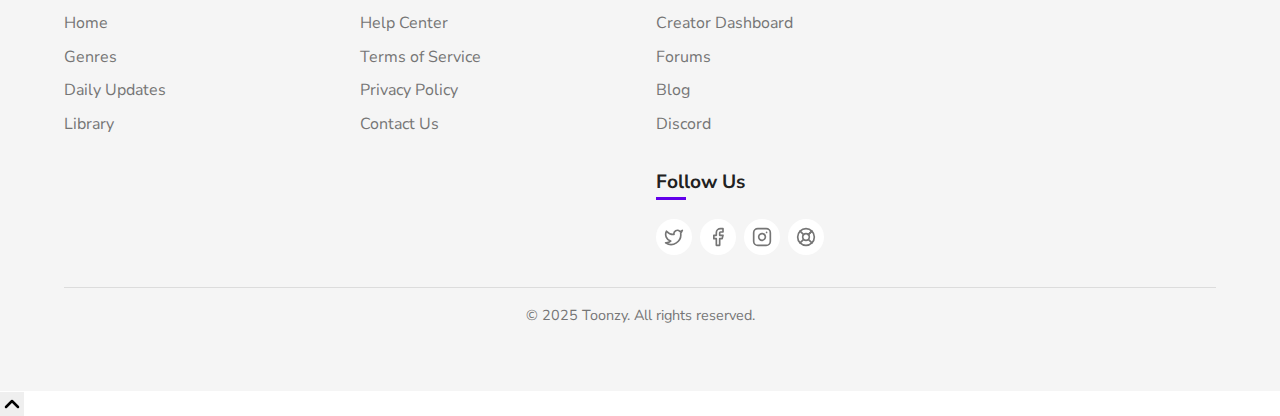
<file: profile.html>
<!DOCTYPE html>
<html lang="en">
<head>
  <meta charset="UTF-8">
  <meta name="viewport" content="width=device-width, initial-scale=1.0">
  <title>My Profile - Toonzy</title>
  
  <!-- Favicon -->
  <link rel="icon" href="assets/icons/favicon.png" type="image/png">
  
  <!-- CSS -->
  <link rel="stylesheet" href="css/normalize.css">
  <link rel="stylesheet" href="css/main.css">
  
  <!-- Fonts -->
  <link rel="preconnect" href="https://fonts.googleapis.com">
  <link rel="preconnect" href="https://fonts.gstatic.com" crossorigin>
  <link href="https://fonts.googleapis.com/css2?family=Nunito+Sans:wght@400;500;600;700;800&display=swap" rel="stylesheet">
</head>
<body>
  <!-- Header -->
  <header class="header">
    <div class="container">
      <div class="header-content">
        <a href="index.html" class="logo">
          <img src="assets/icons/logo.png" alt="Toonzy Logo">
          <span>Toonzy</span>
        </a>
        
        <button class="menu-toggle" aria-label="Toggle menu">
          <svg xmlns="http://www.w3.org/2000/svg" viewBox="0 0 24 24" fill="none" stroke="currentColor" stroke-width="2" stroke-linecap="round" stroke-linejoin="round">
            <line x1="3" y1="12" x2="21" y2="12"></line>
            <line x1="3" y1="6" x2="21" y2="6"></line>
            <line x1="3" y1="18" x2="21" y2="18"></line>
          </svg>
        </button>
        
        <nav class="nav-menu">
          <a href="index.html" class="nav-link">Home</a>
          <a href="genres.html" class="nav-link">Genres</a>
          <a href="daily.html" class="nav-link">Daily</a>
          <a href="library.html" class="nav-link">Library</a>
          <a href="creator-dashboard.html" class="nav-link">Create</a>
        </nav>
        
        <div class="header-right">
          <form class="search-box">
            <input type="text" placeholder="Search comics..." aria-label="Search comics">
            <button type="submit" aria-label="Submit search">
              <svg xmlns="http://www.w3.org/2000/svg" viewBox="0 0 24 24" fill="none" stroke="currentColor" stroke-width="2" stroke-linecap="round" stroke-linejoin="round">
                <circle cx="11" cy="11" r="8"></circle>
                <line x1="21" y1="21" x2="16.65" y2="16.65"></line>
              </svg>
            </button>
          </form>
          
          <a href="profile.html" class="btn btn-icon active" aria-label="Profile">
            <svg xmlns="http://www.w3.org/2000/svg" viewBox="0 0 24 24" fill="none" stroke="currentColor" stroke-width="2" stroke-linecap="round" stroke-linejoin="round">
              <path d="M20 21v-2a4 4 0 0 0-4-4H8a4 4 0 0 0-4 4v2"></path>
              <circle cx="12" cy="7" r="4"></circle>
            </svg>
          </a>
          
          <button class="theme-toggle" aria-label="Toggle dark mode">
            <svg xmlns="http://www.w3.org/2000/svg" viewBox="0 0 24 24" fill="none" stroke="currentColor" stroke-width="2" stroke-linecap="round" stroke-linejoin="round">
              <path d="M21 12.79A9 9 0 1 1 11.21 3 7 7 0 0 0 21 12.79z"></path>
            </svg>
          </button>
        </div>
      </div>
    </div>
  </header>

  <!-- Profile Hero -->
  <section class="profile-hero">
    <div class="container">
      <div class="profile-hero-content">
        <h1>My Profile</h1>
        <p>Manage your account and settings</p>
      </div>
    </div>
  </section>

  <!-- Profile Content -->
  <section class="section">
    <div class="container">
      <div class="profile-container">
        <!-- Profile Header -->
        <div class="profile-header">
          <div class="profile-avatar">
            <img src="assets/images/profile.png" alt="Madhavan R" class="avatar-img">
          </div>
          <div class="profile-info">
            <div class="profile-name-container">
              <h2 class="profile-name">Madhavan R</h2>
              <button class="btn btn-outline btn-sm">
                <svg xmlns="http://www.w3.org/2000/svg" viewBox="0 0 24 24" fill="none" stroke="currentColor" stroke-width="2" stroke-linecap="round" stroke-linejoin="round">
                  <path d="M12 20h9"></path>
                  <path d="M16.5 3.5a2.121 2.121 0 0 1 3 3L7 19l-4 1 1-4L16.5 3.5z"></path>
                </svg>
                Edit Profile
              </button>
            </div>
            <div class="profile-stats">
              <div class="stat-item">
                <span class="stat-value">0</span>
                <span class="stat-label">Comics</span>
              </div>
              <div class="stat-item">
                <span class="stat-value">0</span>
                <span class="stat-label">Following</span>
              </div>
              <div class="stat-item">
                <span class="stat-value">0</span>
                <span class="stat-label">Followers</span>
              </div>
            </div>
          </div>
        </div>

        <!-- Profile Tabs -->
        <div class="tabs profile-tabs">
          <div class="tab-list">
            <button class="tab-item active" data-tab="account">Account</button>
            <button class="tab-item" data-tab="library">My Library</button>
            <button class="tab-item" data-tab="favorites">Favorites</button>
            <button class="tab-item" data-tab="history">Reading History</button>
            <button class="tab-item" data-tab="settings">Settings</button>
          </div>
          
          <!-- Account Tab (Initially Visible) -->
          <div class="tab-content active" id="account">
            <div class="profile-card">
              <div class="profile-card-header">
                <h3 class="profile-card-title">Account Information</h3>
              </div>
              <div class="profile-card-content">
                <div class="profile-box login-box">
                  <h4>Login Information</h4>
                  <div class="login-info">
                    <div class="login-icon">
                      <svg xmlns="http://www.w3.org/2000/svg" viewBox="0 0 24 24" fill="none" stroke="currentColor" stroke-width="2" stroke-linecap="round" stroke-linejoin="round">
                        <path d="M21.35 11.1h-9.17v2.73h6.51c-.33 3.81-3.5 5.44-6.5 5.44C8.36 19.27 5 16.25 5 12c0-4.1 3.2-7.27 7.2-7.27 3.09 0 4.9 1.97 4.9 1.97L19 4.72S16.56 2 12.1 2C6.42 2 2.03 6.8 2.03 12c0 5.05 4.13 10 10.22 10 5.35 0 9.25-3.67 9.25-9.09 0-1.15-.15-1.81-.15-1.81h0z"></path>
                      </svg>
                    </div>
                    <div class="login-email">
                      <p>Madhavanpapu@gmail.com</p>
                      <span class="login-method">Google Account</span>
                    </div>
                    <button class="btn btn-outline btn-sm">Edit</button>
                  </div>
                </div>
                
                <div class="profile-links">
                  <a href="#" class="profile-link">
                    <svg xmlns="http://www.w3.org/2000/svg" viewBox="0 0 24 24" fill="none" stroke="currentColor" stroke-width="2" stroke-linecap="round" stroke-linejoin="round">
                      <path d="M4 4h16c1.1 0 2 .9 2 2v12c0 1.1-.9 2-2 2H4c-1.1 0-2-.9-2-2V6c0-1.1.9-2 2-2z"></path>
                      <polyline points="22,6 12,13 2,6"></polyline>
                    </svg>
                    <span>Messages</span>
                    <svg class="profile-link-arrow" xmlns="http://www.w3.org/2000/svg" viewBox="0 0 24 24" fill="none" stroke="currentColor" stroke-width="2" stroke-linecap="round" stroke-linejoin="round">
                      <polyline points="9 18 15 12 9 6"></polyline>
                    </svg>
                  </a>
                  
                  <a href="#" class="profile-link">
                    <svg xmlns="http://www.w3.org/2000/svg" viewBox="0 0 24 24" fill="none" stroke="currentColor" stroke-width="2" stroke-linecap="round" stroke-linejoin="round">
                      <rect x="3" y="11" width="18" height="11" rx="2" ry="2"></rect>
                      <path d="M7 11V7a5 5 0 0 1 10 0v4"></path>
                    </svg>
                    <span>Privacy Policy</span>
                    <svg class="profile-link-arrow" xmlns="http://www.w3.org/2000/svg" viewBox="0 0 24 24" fill="none" stroke="currentColor" stroke-width="2" stroke-linecap="round" stroke-linejoin="round">
                      <polyline points="9 18 15 12 9 6"></polyline>
                    </svg>
                  </a>
                  
                  <a href="#" class="profile-link">
                    <svg xmlns="http://www.w3.org/2000/svg" viewBox="0 0 24 24" fill="none" stroke="currentColor" stroke-width="2" stroke-linecap="round" stroke-linejoin="round">
                      <circle cx="12" cy="12" r="10"></circle>
                      <path d="M9.09 9a3 3 0 0 1 5.83 1c0 2-3 3-3 3"></path>
                      <line x1="12" y1="17" x2="12.01" y2="17"></line>
                    </svg>
                    <span>Help</span>
                    <svg class="profile-link-arrow" xmlns="http://www.w3.org/2000/svg" viewBox="0 0 24 24" fill="none" stroke="currentColor" stroke-width="2" stroke-linecap="round" stroke-linejoin="round">
                      <polyline points="9 18 15 12 9 6"></polyline>
                    </svg>
                  </a>
                </div>
              </div>
            </div>
            
            <div class="profile-card">
              <div class="profile-card-header">
                <h3 class="profile-card-title">Connected Accounts</h3>
              </div>
              <div class="profile-card-content">
                <div class="connected-accounts">
                  <div class="connected-account">
                    <div class="connected-account-logo">
                      <svg xmlns="http://www.w3.org/2000/svg" viewBox="0 0 24 24" fill="none" stroke="currentColor" stroke-width="2" stroke-linecap="round" stroke-linejoin="round">
                        <path d="M21.35 11.1h-9.17v2.73h6.51c-.33 3.81-3.5 5.44-6.5 5.44C8.36 19.27 5 16.25 5 12c0-4.1 3.2-7.27 7.2-7.27 3.09 0 4.9 1.97 4.9 1.97L19 4.72S16.56 2 12.1 2C6.42 2 2.03 6.8 2.03 12c0 5.05 4.13 10 10.22 10 5.35 0 9.25-3.67 9.25-9.09 0-1.15-.15-1.81-.15-1.81h0z"></path>
                      </svg>
                    </div>
                    <div class="connected-account-info">
                      <h4>Google</h4>
                      <p>Connected to Madhavanpapu@gmail.com</p>
                    </div>
                    <div class="connected-account-status connected">
                      <svg xmlns="http://www.w3.org/2000/svg" viewBox="0 0 24 24" fill="none" stroke="currentColor" stroke-width="2" stroke-linecap="round" stroke-linejoin="round">
                        <path d="M22 11.08V12a10 10 0 1 1-5.93-9.14"></path>
                        <polyline points="22 4 12 14.01 9 11.01"></polyline>
                      </svg>
                      Connected
                    </div>
                  </div>
                  
                  <div class="connected-account">
                    <div class="connected-account-logo">
                      <svg xmlns="http://www.w3.org/2000/svg" viewBox="0 0 24 24" fill="none" stroke="currentColor" stroke-width="2" stroke-linecap="round" stroke-linejoin="round">
                        <path d="M18 2h-3a5 5 0 0 0-5 5v3H7v4h3v8h4v-8h3l1-4h-4V7a1 1 0 0 1 1-1h3z"></path>
                      </svg>
                    </div>
                    <div class="connected-account-info">
                      <h4>Facebook</h4>
                      <p>Connect your Facebook account</p>
                    </div>
                    <button class="btn btn-outline btn-sm">Connect</button>
                  </div>
                  
                  <div class="connected-account">
                    <div class="connected-account-logo">
                      <svg xmlns="http://www.w3.org/2000/svg" viewBox="0 0 24 24" fill="none" stroke="currentColor" stroke-width="2" stroke-linecap="round" stroke-linejoin="round">
                        <path d="M22 4s-.7 2.1-2 3.4c1.6 10-9.4 17.3-18 11.6 2.2.1 4.4-.6 6-2C3 15.5.5 9.6 3 5c2.2 2.6 5.6 4.1 9 4-.9-4.2 4-6.6 7-3.8 1.1 0 3-1.2 3-1.2z"></path>
                      </svg>
                    </div>
                    <div class="connected-account-info">
                      <h4>Twitter</h4>
                      <p>Connect your Twitter account</p>
                    </div>
                    <button class="btn btn-outline btn-sm">Connect</button>
                  </div>
                </div>
              </div>
            </div>
            
            <div class="profile-card">
              <div class="profile-card-header">
                <h3 class="profile-card-title">Danger Zone</h3>
              </div>
              <div class="profile-card-content">
                <div class="danger-zone">
                  <div class="danger-action">
                    <div class="danger-info">
                      <h4>Delete Account</h4>
                      <p>Once you delete your account, there is no going back. Please be certain.</p>
                    </div>
                    <button class="btn btn-danger">Delete Account</button>
                  </div>
                </div>
              </div>
            </div>
          </div>
          
          <!-- Library Tab -->
          <div class="tab-content" id="library">
            <div class="profile-card">
              <div class="profile-card-header">
                <h3 class="profile-card-title">My Library</h3>
              </div>
              <div class="profile-card-content">
                <div class="empty-state">
                  <div class="empty-icon">
                    <svg xmlns="http://www.w3.org/2000/svg" viewBox="0 0 24 24" fill="none" stroke="currentColor" stroke-width="2" stroke-linecap="round" stroke-linejoin="round">
                      <path d="M4 19.5A2.5 2.5 0 0 1 6.5 17H20"></path>
                      <path d="M6.5 2H20v20H6.5A2.5 2.5 0 0 1 4 19.5v-15A2.5 2.5 0 0 1 6.5 2z"></path>
                    </svg>
                  </div>
                  <h3>No comics in your library yet</h3>
                  <p>Start reading comics and they'll appear here!</p>
                  <a href="index.html" class="btn btn-primary">Explore Comics</a>
                </div>
              </div>
            </div>
          </div>
          
          <!-- Favorites Tab -->
          <div class="tab-content" id="favorites">
            <div class="profile-card">
              <div class="profile-card-header">
                <h3 class="profile-card-title">My Favorites</h3>
              </div>
              <div class="profile-card-content">
                <div class="empty-state">
                  <div class="empty-icon">
                    <svg xmlns="http://www.w3.org/2000/svg" viewBox="0 0 24 24" fill="none" stroke="currentColor" stroke-width="2" stroke-linecap="round" stroke-linejoin="round">
                      <path d="M20.84 4.61a5.5 5.5 0 0 0-7.78 0L12 5.67l-1.06-1.06a5.5 5.5 0 0 0-7.78 7.78l1.06 1.06L12 21.23l7.78-7.78 1.06-1.06a5.5 5.5 0 0 0 0-7.78z"></path>
                    </svg>
                  </div>
                  <h3>No favorite comics yet</h3>
                  <p>Add comics to your favorites to quickly access them later!</p>
                  <a href="index.html" class="btn btn-primary">Explore Comics</a>
                </div>
              </div>
            </div>
          </div>
          
          <!-- History Tab -->
          <div class="tab-content" id="history">
            <div class="profile-card">
              <div class="profile-card-header">
                <h3 class="profile-card-title">Reading History</h3>
              </div>
              <div class="profile-card-content">
                <div class="empty-state">
                  <div class="empty-icon">
                    <svg xmlns="http://www.w3.org/2000/svg" viewBox="0 0 24 24" fill="none" stroke="currentColor" stroke-width="2" stroke-linecap="round" stroke-linejoin="round">
                      <circle cx="12" cy="12" r="10"></circle>
                      <polyline points="12 6 12 12 16 14"></polyline>
                    </svg>
                  </div>
                  <h3>No reading history yet</h3>
                  <p>Your reading history will appear here once you start reading!</p>
                  <a href="index.html" class="btn btn-primary">Explore Comics</a>
                </div>
              </div>
            </div>
          </div>
          
          <!-- Settings Tab -->
          <div class="tab-content" id="settings">
            <div class="profile-card">
              <div class="profile-card-header">
                <h3 class="profile-card-title">App Settings</h3>
              </div>
              <div class="profile-card-content">
                <div class="settings-group">
                  <div class="setting-item">
                    <div class="setting-info">
                      <h4>Dark Mode</h4>
                      <p>Switch between light and dark theme</p>
                    </div>
                    <div class="setting-control">
                      <label class="toggle">
                        <input type="checkbox" id="theme-toggle-checkbox">
                        <span class="toggle-slider"></span>
                      </label>
                    </div>
                  </div>
                  
                  <div class="setting-item">
                    <div class="setting-info">
                      <h4>Reading Direction</h4>
                      <p>Choose your preferred reading direction</p>
                    </div>
                    <div class="setting-control">
                      <select class="setting-select">
                        <option value="vertical">Vertical</option>
                        <option value="ltr">Left to Right</option>
                        <option value="rtl">Right to Left</option>
                      </select>
                    </div>
                  </div>
                  
                  <div class="setting-item">
                    <div class="setting-info">
                      <h4>Notifications</h4>
                      <p>Manage your notification preferences</p>
                    </div>
                    <div class="setting-control">
                      <label class="toggle">
                        <input type="checkbox" checked>
                        <span class="toggle-slider"></span>
                      </label>
                    </div>
                  </div>
                  
                  <div class="setting-item">
                    <div class="setting-info">
                      <h4>Language</h4>
                      <p>Choose your preferred language</p>
                    </div>
                    <div class="setting-control">
                      <select class="setting-select">
                        <option value="en">English</option>
                        <option value="es">Español</option>
                        <option value="fr">Français</option>
                        <option value="de">Deutsch</option>
                        <option value="ja">日本語</option>
                        <option value="ko">한국어</option>
                        <option value="zh">中文</option>
                      </select>
                    </div>
                  </div>
                </div>
              </div>
            </div>
          </div>
        </div>
      </div>
    </div>
  </section>
  
  <!-- Footer -->
  <footer class="footer">
    <div class="container">
      <div class="footer-content">
        <div class="footer-logo">
          <a href="index.html">
            <img src="assets/icons/logo.png" alt="Toonzy Logo">
            <span>Toonzy</span>
          </a>
          <p>The ultimate platform for manga and comic enthusiasts.</p>
        </div>
        
        <div class="footer-links">
          <h3 class="footer-title">Explore</h3>
          <a href="index.html" class="footer-link">Home</a>
          <a href="genres.html" class="footer-link">Genres</a>
          <a href="daily.html" class="footer-link">Daily Updates</a>
          <a href="library.html" class="footer-link">Library</a>
        </div>
        
        <div class="footer-links">
          <h3 class="footer-title">Support</h3>
          <a href="#" class="footer-link">Help Center</a>
          <a href="#" class="footer-link">Terms of Service</a>
          <a href="#" class="footer-link">Privacy Policy</a>
          <a href="#" class="footer-link">Contact Us</a>
        </div>
        
        <div class="footer-links">
          <h3 class="footer-title">Community</h3>
          <a href="creator-dashboard.html" class="footer-link">Creator Dashboard</a>
          <a href="#" class="footer-link">Forums</a>
          <a href="#" class="footer-link">Blog</a>
          <a href="#" class="footer-link">Discord</a>
          
          <h3 class="footer-title mt-lg">Follow Us</h3>
          <div class="social-links">
            <a href="#" class="social-link" aria-label="Twitter">
              <svg xmlns="http://www.w3.org/2000/svg" viewBox="0 0 24 24" fill="none" stroke="currentColor" stroke-width="2" stroke-linecap="round" stroke-linejoin="round">
                <path d="M22 4s-.7 2.1-2 3.4c1.6 10-9.4 17.3-18 11.6 2.2.1 4.4-.6 6-2C3 15.5.5 9.6 3 5c2.2 2.6 5.6 4.1 9 4-.9-4.2 4-6.6 7-3.8 1.1 0 3-1.2 3-1.2z"></path>
              </svg>
            </a>
            <a href="#" class="social-link" aria-label="Facebook">
              <svg xmlns="http://www.w3.org/2000/svg" viewBox="0 0 24 24" fill="none" stroke="currentColor" stroke-width="2" stroke-linecap="round" stroke-linejoin="round">
                <path d="M18 2h-3a5 5 0 0 0-5 5v3H7v4h3v8h4v-8h3l1-4h-4V7a1 1 0 0 1 1-1h3z"></path>
              </svg>
            </a>
            <a href="#" class="social-link" aria-label="Instagram">
              <svg xmlns="http://www.w3.org/2000/svg" viewBox="0 0 24 24" fill="none" stroke="currentColor" stroke-width="2" stroke-linecap="round" stroke-linejoin="round">
                <rect x="2" y="2" width="20" height="20" rx="5" ry="5"></rect>
                <path d="M16 11.37A4 4 0 1 1 12.63 8 4 4 0 0 1 16 11.37z"></path>
                <line x1="17.5" y1="6.5" x2="17.51" y2="6.5"></line>
              </svg>
            </a>
            <a href="#" class="social-link" aria-label="Discord">
              <svg xmlns="http://www.w3.org/2000/svg" viewBox="0 0 24 24" fill="none" stroke="currentColor" stroke-width="2" stroke-linecap="round" stroke-linejoin="round">
                <circle cx="12" cy="12" r="10"></circle>
                <circle cx="12" cy="12" r="4"></circle>
                <line x1="4.93" y1="4.93" x2="9.17" y2="9.17"></line>
                <line x1="14.83" y1="14.83" x2="19.07" y2="19.07"></line>
                <line x1="14.83" y1="9.17" x2="19.07" y2="4.93"></line>
                <line x1="14.83" y1="9.17" x2="18.36" y2="5.64"></line>
                <line x1="4.93" y1="19.07" x2="9.17" y2="14.83"></line>
              </svg>
            </a>
          </div>
        </div>
      </div>
      
      <div class="footer-bottom">
        <p>&copy; 2025 Toonzy. All rights reserved.</p>
      </div>
    </div>
  </footer>
  
  <!-- Back to top button -->
  <button id="back-to-top" class="back-to-top" aria-label="Back to top">
    <svg xmlns="http://www.w3.org/2000/svg" viewBox="0 0 24 24" fill="none" stroke="currentColor" stroke-width="2" stroke-linecap="round" stroke-linejoin="round">
      <polyline points="18 15 12 9 6 15"></polyline>
    </svg>
  </button>

  <!-- Scripts -->
  <script src="js/main.js"></script>
  <script src="js/ui-utils.js"></script>
  <script>
    document.addEventListener('DOMContentLoaded', function() {
      // Initialize tabs
      initializeTabs();
      
      // Dark mode toggle sync with settings
      const themeToggle = document.querySelector('.theme-toggle');
      const themeToggleCheckbox = document.getElementById('theme-toggle-checkbox');
      
      if (themeToggle && themeToggleCheckbox) {
        // Check if dark mode is active
        const isDarkMode = document.body.classList.contains('dark-theme');
        themeToggleCheckbox.checked = isDarkMode;
        
        // Sync header toggle with settings toggle
        themeToggle.addEventListener('click', function() {
          themeToggleCheckbox.checked = document.body.classList.contains('dark-theme');
        });
        
        // Settings toggle changes theme
        themeToggleCheckbox.addEventListener('change', function() {
          if (this.checked) {
            document.body.classList.add('dark-theme');
            updateThemeIcon(true);
          } else {
            document.body.classList.remove('dark-theme');
            updateThemeIcon(false);
          }
          localStorage.setItem('theme', this.checked ? 'dark' : 'light');
        });
      }
      
      function updateThemeIcon(isDarkMode) {
        if (!themeToggle) return;
        
        if (isDarkMode) {
          themeToggle.innerHTML = `
            <svg xmlns="http://www.w3.org/2000/svg" viewBox="0 0 24 24" fill="none" stroke="currentColor" stroke-width="2" stroke-linecap="round" stroke-linejoin="round">
              <circle cx="12" cy="12" r="5"></circle>
              <line x1="12" y1="1" x2="12" y2="3"></line>
              <line x1="12" y1="21" x2="12" y2="23"></line>
              <line x1="4.22" y1="4.22" x2="5.64" y2="5.64"></line>
              <line x1="18.36" y1="18.36" x2="19.78" y2="19.78"></line>
              <line x1="1" y1="12" x2="3" y2="12"></line>
              <line x1="21" y1="12" x2="23" y2="12"></line>
              <line x1="4.22" y1="19.78" x2="5.64" y2="18.36"></line>
              <line x1="18.36" y1="5.64" x2="19.78" y2="4.22"></line>
            </svg>
          `;
        } else {
          themeToggle.innerHTML = `
            <svg xmlns="http://www.w3.org/2000/svg" viewBox="0 0 24 24" fill="none" stroke="currentColor" stroke-width="2" stroke-linecap="round" stroke-linejoin="round">
              <path d="M21 12.79A9 9 0 1 1 11.21 3 7 7 0 0 0 21 12.79z"></path>
            </svg>
          `;
        }
      }
    });
  </script>
</body>
</html>
</file>
<file: css/main.css>
/* ==============================
   Comic Verse - Main Stylesheet
   ============================== */

   :root {
    /* Color Palette */
    --primary: #6200ea;
    --primary-light: #9d46ff;
    --primary-dark: #0a00b6;
    --secondary: #ff6e40;
    --secondary-light: #ffa06d;
    --secondary-dark: #c53d13;
    
    /* Text colors */
    --text-primary: #212121;
    --text-secondary: #757575;
    --text-light: #fff;
    
    /* Background colors */
    --bg-primary: #fff;
    --bg-secondary: #f5f5f5;
    --bg-dark: #121212;
    
    /* UI elements */
    --border-radius-sm: 4px;
    --border-radius-md: 8px;
    --border-radius-lg: 16px;
    --shadow-sm: 0 2px 5px rgba(0, 0, 0, 0.1);
    --shadow-md: 0 4px 10px rgba(0, 0, 0, 0.15);
    --shadow-lg: 0 8px 20px rgba(0, 0, 0, 0.2);
    
    /* Spacing */
    --spacing-xs: 4px;
    --spacing-sm: 8px;
    --spacing-md: 16px;
    --spacing-lg: 24px;
    --spacing-xl: 32px;
    --spacing-xxl: 48px;
  
    /* Transitions */
    --transition-fast: 0.2s ease;
    --transition-normal: 0.3s ease;
    --transition-slow: 0.5s ease;
  }
  
  /* Dark Theme Variables */
  .dark-theme {
    --text-primary: #f5f5f5;
    --text-secondary: #b0b0b0;
    --bg-primary: #121212;
    --bg-secondary: #1e1e1e;
    --shadow-sm: 0 2px 5px rgba(0, 0, 0, 0.3);
    --shadow-md: 0 4px 10px rgba(0, 0, 0, 0.4);
    --shadow-lg: 0 8px 20px rgba(0, 0, 0, 0.5);
  }
  
  /* Base Styles */
  * {
    margin: 0;
    padding: 0;
    box-sizing: border-box;
  }
  
  html {
    font-size: 16px;
    scroll-behavior: smooth;
  }
  
  body {
    font-family: 'Nunito Sans', -apple-system, BlinkMacSystemFont, 'Segoe UI', Roboto, Oxygen,
      Ubuntu, Cantarell, 'Open Sans', 'Helvetica Neue', sans-serif;
    line-height: 1.6;
    color: var(--text-primary);
    background-color: var(--bg-primary);
    transition: background-color var(--transition-normal), color var(--transition-normal);
    min-height: 100vh;
    overflow-x: hidden;
  }
  
  a {
    text-decoration: none;
    color: inherit;
    transition: color var(--transition-fast);
  }
  
  h1, h2, h3, h4, h5, h6 {
    font-weight: 700;
    line-height: 1.3;
    margin-bottom: var(--spacing-md);
  }
  
  h1 { font-size: 2.5rem; }
  h2 { font-size: 2rem; }
  h3 { font-size: 1.75rem; }
  h4 { font-size: 1.5rem; }
  h5 { font-size: 1.25rem; }
  h6 { font-size: 1rem; }
  
  p {
    margin-bottom: var(--spacing-md);
  }
  
  img {
    max-width: 100%;
    height: auto;
    display: block;
  }
  
  ul, ol {
    list-style: none;
  }
  
  button, input, textarea, select {
    font-family: inherit;
    font-size: inherit;
    outline: none;
  }
  
  button {
    cursor: pointer;
    border: none;
  }

  

  .recommendation-cards {
    display: grid;
    grid-template-columns: repeat(auto-fit, minmax(280px, 1fr));
    gap: 2rem;
    margin-top: 2rem;
  }
  
  .recommendation-card {
    background: #fff;
    border-radius: 12px;
    box-shadow: 0 2px 8px rgba(0, 0, 0, 0.1);
    overflow: hidden;
    transition: transform 0.3s ease, box-shadow 0.3s ease;
  }
  
  .recommendation-card:hover {
    transform: translateY(-5px);
    box-shadow: 0 4px 12px rgba(0, 0, 0, 0.15);
  }
  
  .recommendation-header {
    display: flex;
    justify-content: space-between;
    align-items: center;
    padding: 1rem;
    background: #f8f9fa;
    border-bottom: 1px solid #eee;
  }
  
  .recommendation-day {
    font-weight: 600;
    color: #333;
  }
  
  .recommendation-badge {
    background: #ff6b6b;
    color: white;
    padding: 0.25rem 0.75rem;
    border-radius: 20px;
    font-size: 0.875rem;
  }
  
  .recommendation-comics {
    padding: 1rem;
  }
  
  .recommendation-comic {
    display: flex;
    gap: 1rem;
    align-items: center;
  }
  
  .recommendation-comic-cover {
    width: 80px;
    height: 120px;
    flex-shrink: 0;
  }
  
  .recommendation-comic-cover img {
    width: 100%;
    height: 100%;
    object-fit: cover;
    border-radius: 6px;
  }
  
  .recommendation-comic-info {
    flex: 1;
  }
  
  .recommendation-comic-info h3 {
    font-size: 1rem;
    margin: 0 0 0.5rem 0;
    color: #333;
  }
  
  .recommendation-comic-info p {
    font-size: 0.875rem;
    color: #666;
    margin: 0;
  }
  
  /* Responsive adjustments */
  @media (max-width: 768px) {
    .recommendation-cards {
      grid-template-columns: repeat(auto-fit, minmax(250px, 1fr));
      gap: 1rem;
    }
  }

  /* Base SVG styles */
svg {
  vertical-align: middle;
  transition: all 0.3s ease;
}

/* Header icons */
.menu-toggle svg {
  width: 24px;
  height: 24px;
  stroke-width: 2px;
}

.search-box button svg {
  width: 20px;
  height: 20px;
  stroke-width: 2px;
}

.header-right .btn-icon svg {
  width: 22px;
  height: 22px;
}

.theme-toggle svg {
  width: 22px;
  height: 22px;
  stroke-width: 2px;
}

/* Comic meta icons */
.comic-meta svg {
  width: 16px;
  height: 16px;
  margin-right: 4px;
  stroke-width: 2px;
}

/* Reading history icons */
.reading-meta svg {
  width: 16px;
  height: 16px;
  margin-right: 4px;
}

/* Favorite button icons */
.btn-favorite svg {
  width: 20px;
  height: 20px;
  transition: fill 0.3s ease, stroke 0.3s ease;
}

.btn-favorite.active svg {
  fill: #ff4757;
  stroke: #ff4757;
}

/* More options button icons */
.btn-more svg,
.btn-collection-options svg {
  width: 18px;
  height: 18px;
  stroke-width: 2px;
}

/* Modal icons */
.btn-close-modal svg {
  width: 24px;
  height: 24px;
  stroke-width: 2px;
}

.options-list .option-item svg {
  width: 20px;
  height: 20px;
  margin-right: 12px;
  stroke-width: 2px;
}

/* Back to top button icon */
.back-to-top svg {
  width: 24px;
  height: 24px;
  stroke-width: 2.5px;
}

/* Subscription note icon */
.subscription-note svg {
  width: 18px;
  height: 18px;
  margin-right: 8px;
  stroke-width: 2px;
}

/* Footer social icons */
.social-links .social-link svg {
  width: 20px;
  height: 20px;
  stroke-width: 2px;
  transition: stroke 0.3s ease;
}

.social-links .social-link:hover svg {
  stroke: #ff4757;
}

/* App store buttons */
.app-button svg {
  width: 24px;
  height: 24px;
  margin-right: 12px;
  stroke-width: 1.5px;
}

/* Calendar icon in comic meta */
.comic-meta [stroke-linecap="round"] {
  width: 16px;
  height: 16px;
  margin-right: 4px;
  stroke-width: 2px;
}

/* Common hover effects */
button:hover svg,
a:hover svg {
  transform: scale(1.1);
}

/* Icon alignment fixes */
.btn-icon,
.social-link {
  display: inline-flex;
  align-items: center;
  justify-content: center;
}

/* Icon containers positioning */
.icon-container {
  position: relative;
  display: inline-flex;
  align-items: center;
  justify-content: center;
}

/* Responsive adjustments */
@media (max-width: 768px) {
  svg {
    width: 20px;
    height: 20px;
  }
  
  .menu-toggle svg {
    width: 28px;
    height: 28px;
  }
  
  .social-links .social-link svg {
    width: 24px;
    height: 24px;
  }
}

/* Icon color schemes */
.icon-primary svg {
  stroke: #ff4757;
}

.icon-secondary svg {
  stroke: #6c757d;
}

.icon-light svg {
  stroke: #f8f9fa;
}

/* Empty State Container */
.empty-state {
  display: flex;
  flex-direction: column;
  align-items: center;
  justify-content: center;
  padding: 3rem 1rem;
  text-align: center;
  background: #f8f9fa;
  border-radius: 12px;
  margin: 2rem 0;
}

/* Empty State Icon Container */
.empty-icon {
  display: flex;
  align-items: center;
  justify-content: center;
  width: 80px;
  height: 80px;
  background: #fff;
  border-radius: 50%;
  margin-bottom: 1.5rem;
  box-shadow: 0 4px 12px rgba(0, 0, 0, 0.1);
}

/* Empty State Icon SVG */
.empty-icon svg {
  width: 40px;
  height: 40px;
  stroke: #6c757d;
  stroke-width: 1.5px;
  opacity: 0.8;
}

/* Empty State Text */
.empty-state h3 {
  font-size: 1.25rem;
  color: #343a40;
  margin: 0 0 0.5rem 0;
}

.empty-state p {
  color: #6c757d;
  margin: 0 0 1.5rem 0;
  font-size: 0.95rem;
}

/* Different Empty State Variations */
.empty-state.empty-downloads .empty-icon {
  background: #e3f2fd;
}

.empty-state.empty-downloads svg {
  stroke: #2196f3;
}

.empty-state.empty-favorites .empty-icon {
  background: #fff3e0;
}

.empty-state.empty-favorites svg {
  stroke: #ff9800;
}

.empty-state.empty-history .empty-icon {
  background: #f3e5f5;
}

.empty-state.empty-history svg {
  stroke: #9c27b0;
}

/* Empty State Icon Animations */
.empty-icon svg {
  transition: transform 0.3s ease;
}

.empty-state:hover .empty-icon svg {
  transform: scale(1.1);
}

/* Responsive Adjustments */
@media (max-width: 768px) {
  .empty-state {
    padding: 2rem 1rem;
  }

  .empty-icon {
    width: 64px;
    height: 64px;
  }

  .empty-icon svg {
    width: 32px;
    height: 32px;
  }
}

/* Empty State with Background Pattern */
.empty-state.with-pattern {
  background-image: 
    radial-gradient(circle at 1px 1px, #dee2e6 1px, transparent 0);
  background-size: 20px 20px;
}

/* Empty State with Border */
.empty-state.with-border {
  border: 2px dashed #dee2e6;
  background: transparent;
}

/* Empty State Compact */
.empty-state.compact {
  padding: 1.5rem;
}

.empty-state.compact .empty-icon {
  width: 48px;
  height: 48px;
  margin-bottom: 1rem;
}

.empty-state.compact .empty-icon svg {
  width: 24px;
  height: 24px;
}

/* Interactive Empty State */
.empty-state.interactive {
  cursor: pointer;
  transition: transform 0.3s ease, box-shadow 0.3s ease;
}

.empty-state.interactive:hover {
  transform: translateY(-2px);
  box-shadow: 0 4px 12px rgba(0, 0, 0, 0.1);
}

/* Empty State with Custom Colors */
.empty-state.primary .empty-icon {
  background: rgba(var(--primary-rgb), 0.1);
}

.empty-state.primary .empty-icon svg {
  stroke: var(--primary);
}

/* Loading State */
.empty-state.loading .empty-icon svg {
  animation: rotate 2s linear infinite;
}

@keyframes rotate {
  from {
    transform: rotate(0deg);
  }
  to {
    transform: rotate(360deg);
  }
}

/* Animation for interactive icons */
@keyframes pulse {
  0% { transform: scale(1); }
  50% { transform: scale(1.1); }
  100% { transform: scale(1); }
}

.interactive-icon:hover svg {
  animation: pulse 0.3s ease-in-out;
}
  
  /* Section styling */
  .section-header {
    text-align: center;
    margin-bottom: 3rem;
  }
  
  .section-title {
    font-size: 2rem;
    color: #333;
    margin-bottom: 0.5rem;
  }
  
  .section-subtitle {
    color: #666;
    font-size: 1.1rem;
  }

  .app-button {
    display: flex;
    align-items: center;
    gap: 10px;
    padding: 12px 20px;
    background: rgba(255, 255, 255, 0.1);
    border-radius: 8px;
    text-decoration: none;
    color: white;
    transition: background-color 0.3s ease;
  }
  
  .app-button:hover {
    background: rgba(255, 255, 255, 0.2);
  }
  
  .app-button img {
    width: 24px;
    height: 24px;
  }
  
  .app-button span {
    display: flex;
    flex-direction: column;
  }
  
  .app-button small {
    font-size: 0.75rem;
    opacity: 0.8;
  }
  
  .container {
    max-width: 1200px;
    margin: 0 auto;
    padding: 0 var(--spacing-lg);
  }
  
  .section {
    padding: var(--spacing-xxl) 0;
  }

  .genre-grid {
    display: grid;
    grid-template-columns: repeat(6, 1fr); /* Creates 6 columns */
    gap: var(--spacing-lg);
    margin-bottom: var(--spacing-xl);
  }
  
  /* Make it responsive */
  @media (max-width: 1200px) {
    .genre-grid {
      grid-template-columns: repeat(4, 1fr); /* 4 columns on medium screens */
    }
  }
  
  @media (max-width: 768px) {
    .genre-grid {
      grid-template-columns: repeat(3, 1fr); /* 3 columns on tablet */
    }
  }
  
  @media (max-width: 576px) {
    .genre-grid {
      grid-template-columns: repeat(2, 1fr); /* 2 columns on mobile */
    }
  }
  
  /* Improve the card appearance */
  .genre-category-card {
    display: flex;
    flex-direction: column;
    align-items: center;
    text-align: center;
    padding: var(--spacing-md);
    background-color: var(--bg-primary);
    border-radius: var(--border-radius-md);
    box-shadow: var(--shadow-sm);
    transition: transform var(--transition-normal), box-shadow var(--transition-normal);
  }
  
  .genre-category-card:hover {
    transform: translateY(-5px);
    box-shadow: var(--shadow-md);
  }
  
  .genre-category-icon {
    width: 60px;
    height: 60px;
    display: flex;
    align-items: center;
    justify-content: center;
    margin-bottom: var(--spacing-sm);
  }
  
  .genre-category-icon svg {
    width: 30px;
    height: 30px;
  }
  
  /* Utility Classes */
  .text-center { text-align: center; }
  .text-primary { color: var(--primary); }
  .text-secondary { color: var(--secondary); }
  .text-muted { color: var(--text-secondary); }
  
  .bg-primary { background-color: var(--primary); }
  .bg-light { background-color: var(--bg-secondary); }
  .bg-dark { background-color: var(--bg-dark); }
  
  .shadow-sm { box-shadow: var(--shadow-sm); }
  .shadow-md { box-shadow: var(--shadow-md); }
  .shadow-lg { box-shadow: var(--shadow-lg); }
  
  .rounded-sm { border-radius: var(--border-radius-sm); }
  .rounded-md { border-radius: var(--border-radius-md); }
  .rounded-lg { border-radius: var(--border-radius-lg); }
  
  .mb-sm { margin-bottom: var(--spacing-sm); }
  .mb-md { margin-bottom: var(--spacing-md); }
  .mb-lg { margin-bottom: var(--spacing-lg); }
  
  .mt-sm { margin-top: var(--spacing-sm); }
  .mt-md { margin-top: var(--spacing-md); }
  .mt-lg { margin-top: var(--spacing-lg); }
  
  .d-flex { display: flex; }
  .flex-column { flex-direction: column; }
  .flex-wrap { flex-wrap: wrap; }
  .justify-center { justify-content: center; }
  .justify-between { justify-content: space-between; }
  .align-center { align-items: center; }
  .align-start { align-items: flex-start; }
  .gap-sm { gap: var(--spacing-sm); }
  .gap-md { gap: var(--spacing-md); }
  .gap-lg { gap: var(--spacing-lg); }
  
  /* Buttons */
  .btn {
    display: inline-flex;
    align-items: center;
    justify-content: center;
    padding: var(--spacing-sm) var(--spacing-lg);
    border-radius: var(--border-radius-md);
    font-weight: 600;
    transition: all var(--transition-fast);
    text-align: center;
  }
  
  .btn-icon {
    padding: var(--spacing-sm);
    border-radius: 50%;
    width: 40px;
    height: 40px;
  }
  
  .btn-primary {
    background-color: var(--primary);
    color: white;
  }
  
  .btn-primary:hover {
    background-color: var(--primary-dark);
    transform: translateY(-2px);
    box-shadow: var(--shadow-md);
  }
  
  .btn-secondary {
    background-color: var(--secondary);
    color: white;
  }
  
  .btn-secondary:hover {
    background-color: var(--secondary-dark);
    transform: translateY(-2px);
    box-shadow: var(--shadow-md);
  }
  
  .btn-outline {
    border: 2px solid var(--primary);
    color: var(--primary);
    background-color: transparent;
  }
  
  .btn-outline:hover {
    background-color: var(--primary);
    color: white;
  }
  
  .btn-light {
    background-color: white;
    color: var(--primary);
  }
  
  .btn-light:hover {
    background-color: var(--bg-secondary);
  }
  
  .btn-dark {
    background-color: var(--bg-dark);
    color: white;
  }
  
  .btn-dark:hover {
    background-color: black;
  }
  
  .btn-icon {
    padding: var(--spacing-xs);
    border-radius: 50%;
    width: 36px;
    height: 36px;
    display: inline-flex;
    align-items: center;
    justify-content: center;
  }
  
  .btn-icon svg {
    width: 20px;
    height: 20px;
  }
  
  .btn-lg {
    padding: var(--spacing-md) var(--spacing-xl);
    font-size: 1.1rem;
  }
  
  .btn-sm {
    padding: var(--spacing-xs) var(--spacing-md);
    font-size: 0.9rem;
  }
  
  .btn-group {
    display: flex;
    gap: var(--spacing-sm);
  }
  
  /* Header & Navigation */
  .header {
    position: sticky;
    top: 0;
    left: 0;
    width: 100%;
    background-color: var(--bg-primary);
    z-index: 1000;
    box-shadow: var(--shadow-sm);
    transition: background-color var(--transition-normal);
  }
  
  .header-content {
    display: flex;
    justify-content: space-between;
    align-items: center;
    padding: var(--spacing-md) 0;
  }
  
  .logo {
    display: flex;
    align-items: center;
    gap: var(--spacing-sm);
    font-weight: 700;
    font-size: 1.5rem;
    color: var(--primary);
  }
  
  .logo img {
    height: 40px;
  }
  
  .nav-menu {
    display: flex;
    gap: var(--spacing-xl);
  }
  
  .nav-link {
    position: relative;
    font-weight: 600;
    padding: var(--spacing-xs) 0;
  }
  
  .nav-link:after {
    content: '';
    position: absolute;
    bottom: 0;
    left: 0;
    width: 0;
    height: 2px;
    background-color: var(--primary);
    transition: width var(--transition-normal);
  }
  
  .nav-link:hover:after,
  .nav-link.active:after {
    width: 100%;
  }
  
  .header-right {
    display: flex;
    align-items: center;
    gap: var(--spacing-md);
  }
  
  .search-box {
    position: relative;
    display: flex;
    align-items: center;
    background-color: var(--bg-secondary);
    border-radius: var(--border-radius-lg);
    padding: var(--spacing-xs) var(--spacing-md);
    width: 250px;
    transition: all var(--transition-normal);
  }
  
  .search-box input {
    background: transparent;
    border: none;
    width: 100%;
    padding: var(--spacing-xs) 0;
    color: var(--text-primary);
  }
  
  .search-box button {
    background: transparent;
    border: none;
    color: var(--text-secondary);
    cursor: pointer;
  }
  
  .search-box svg {
    width: 18px;
    height: 18px;
  }
  
  .menu-toggle {
    display: none;
    background: none;
    border: none;
    color: var(--text-primary);
    font-size: 1.5rem;
    cursor: pointer;
    padding: var(--spacing-xs);
  }
  
  .theme-toggle {
    background: none;
    border: none;
    color: var(--text-primary);
    cursor: pointer;
    display: flex;
    align-items: center;
    justify-content: center;
  }
  
  .theme-toggle svg {
    width: 24px;
    height: 24px;
  }
  
  /* Hero Section */
  .hero {
    position: relative;
    padding: var(--spacing-xxl) 0;
    overflow: hidden;
  }
  
  .hero:before {
    content: '';
    position: absolute;
    top: 0;
    left: 0;
    width: 100%;
    height: 100%;
    background: linear-gradient(to right, var(--primary-dark), var(--primary));
    opacity: 0.1;
    z-index: -1;
  }
  
  .hero-content {
    display: flex;
    align-items: center;
    gap: var(--spacing-xxl);
  }
  
  .hero-text {
    flex: 1;
  }
  
  .hero-title {
    font-size: 3rem;
    font-weight: 800;
    margin-bottom: var(--spacing-md);
    color: var(--primary);
  }
  
  .hero-subtitle {
    font-size: 1.2rem;
    margin-bottom: var(--spacing-lg);
    color: var(--text-secondary);
    max-width: 600px;
  }
  
  .hero-buttons {
    display: flex;
    gap: var(--spacing-md);
  }
  
  .hero-image {
    flex: 1;
    text-align: center;
  }
  
  .hero-image img {
    max-width: 100%;
    border-radius: var(--border-radius-lg);
    box-shadow: var(--shadow-lg);
    transform: perspective(1000px) rotateY(-10deg);
    transition: transform var(--transition-slow);
  }
  
  .hero-image img:hover {
    transform: perspective(1000px) rotateY(0);
  }
  
  /* Carousel */
  .carousel {
  position: relative;
  border-radius: var(--border-radius-lg);
  margin: var(--spacing-lg) 0;
  box-shadow: var(--shadow-md);
  height: 500px; /* Adjust this height as needed */
  overflow: hidden;
}

.carousel-item {
  position: absolute;
  top: 0;
  left: 0;
  width: 100%;
  height: 100%;
  opacity: 1;
  transition: opacity 0.5s ease-in-out;
}

.carousel-img {
  width: 100%;
  height: 100%;
  object-fit: cover;
  object-position: center;
}

.carousel-caption {
  position: absolute;
  bottom: 0;
  left: 0;
  right: 0;
  padding: 30px;
  background: rgba(0, 0, 0, 0.6); /* This creates a semi-transparent dark background */
  /* Or you can use this alternative for a more modern approach: */
  /* background: #00000099; */
  color: white;
  text-align: left;
  z-index: 2;
}

/* Navigation Arrows */
.carousel-navigation {
  position: absolute;
  top: 50%;
  transform: translateY(-50%);
  width: 100%;
  display: flex;
  justify-content: space-between;
  padding: 0 20px;
  z-index: 10;
}

.carousel-arrow {
  width: 50px;
  height: 50px;
  border-radius: 50%;
  background-color: rgba(0, 0, 0, 0.5);
  color: white;
  display: flex;
  align-items: center;
  justify-content: center;
  cursor: pointer;
  transition: all 0.3s ease;
}

.carousel-arrow:hover {
  background-color: var(--primary);
  transform: scale(1.1);
}

.carousel-arrow svg {
  width: 24px;
  height: 24px;
}

/* Indicators */
.carousel-indicators {
  position: absolute;
  bottom: 20px;
  left: 50%;
  transform: translateX(-50%);
  display: flex;
  gap: 10px;
  z-index: 10;
}

.carousel-indicator {
  width: 12px;
  height: 12px;
  border-radius: 50%;
  background-color: rgba(255, 255, 255, 0.5);
  border: none;
  cursor: pointer;
  transition: all 0.3s ease;
}

.carousel-indicator.active {
  background-color: white;
  transform: scale(1.2);
}
  
  /* Comic Grid */
  .comic-grid {
    display: grid;
    grid-template-columns: repeat(auto-fill, minmax(200px, 1fr));
    gap: var(--spacing-lg);
  }
  
  .comic-card {
    overflow: hidden;
    border-radius: var(--border-radius-md);
    background-color: var(--bg-primary);
    box-shadow: var(--shadow-sm);
    transition: transform var(--transition-normal), box-shadow var(--transition-normal);
    height: 100%;
    display: flex;
    flex-direction: column;
  }
  
  .comic-card:hover {
    transform: translateY(-5px);
    box-shadow: var(--shadow-md);
  }
  
  .comic-cover {
    position: relative;
    overflow: hidden;
    padding-top: 150%;  /* 2:3 aspect ratio */
  }
  
  .comic-cover img {
    position: absolute;
    top: 0;
    left: 0;
    width: 100%;
    height: 100%;
    object-fit: cover;
    transition: transform var(--transition-normal);
  }
  
  .comic-card:hover .comic-cover img {
    transform: scale(1.05);
  }
  
  .comic-info {
    padding: var(--spacing-md);
    display: flex;
    flex-direction: column;
    flex-grow: 1;
  }
  
  .comic-title {
    font-weight: 700;
    font-size: 1.1rem;
    margin-bottom: var(--spacing-sm);
    line-height: 1.3;
    display: -webkit-box;
    -webkit-box-orient: vertical;
    overflow: hidden;
  }
  
  .comic-meta {
    display: flex;
    align-items: center;
    font-size: 0.9rem;
    color: var(--text-secondary);
    margin-top: auto;
  }
  
  .comic-meta span {
    display: flex;
    align-items: center;
    margin-right: var(--spacing-md);
  }
  
  .comic-meta svg {
    width: 16px;
    height: 16px;
    margin-right: var(--spacing-xs);
  }
  
  .comic-genre {
    font-size: 0.8rem;
    color: var(--primary);
    background-color: rgba(98, 0, 234, 0.1);
    padding: 2px var(--spacing-sm);
    border-radius: var(--border-radius-sm);
    display: inline-block;
    margin-bottom: var(--spacing-sm);
  }
  
  .section-header {
    display: flex;
    justify-content: space-between;
    align-items: center;
    margin-bottom: var(--spacing-lg);
  }
  
  .section-title {
    font-size: 1.8rem;
    position: relative;
    display: inline-block;
  }
  
  .section-title:after {
    content: '';
    position: absolute;
    left: 0;
    bottom: -8px;
    width: 50px;
    height: 4px;
    background-color: var(--primary);
    border-radius: 2px;
  }
  
  .view-all {
    font-weight: 600;
    color: var(--primary);
    display: flex;
    align-items: center;
  }
  
  .view-all svg {
    width: 18px;
    height: 18px;
    margin-left: var(--spacing-xs);
    transition: transform var(--transition-fast);
  }
  
  .view-all:hover svg {
    transform: translateX(4px);
  }
  
  /* Tabs */
  .tabs {
    margin-bottom: var(--spacing-lg);
  }
  
  .tab-list {
    display: flex;
    gap: var(--spacing-md);
    border-bottom: 1px solid var(--bg-secondary);
    padding-bottom: var(--spacing-sm);
    margin-bottom: var(--spacing-lg);
    overflow-x: auto;
    scrollbar-width: none;
  }
  
  .tab-list::-webkit-scrollbar {
    display: none;
  }
  
  .tab-item {
    padding: var(--spacing-sm) var(--spacing-md);
    font-weight: 600;
    color: var(--text-secondary);
    cursor: pointer;
    position: relative;
    white-space: nowrap;
  }
  
  .tab-item:after {
    content: '';
    position: absolute;
    bottom: -1px;
    left: 0;
    width: 0;
    height: 3px;
    background-color: var(--primary);
    transition: width var(--transition-fast);
  }
  
  .tab-item.active {
    color: var(--primary);
  }
  
  .tab-item.active:after {
    width: 100%;
  }
  
  .tab-content {
    display: none;
  }
  
  .tab-content.active {
    display: block;
    animation: fadeIn 0.5s ease;
  }
  
  @keyframes fadeIn {
    from { opacity: 0; }
    to { opacity: 1; }
  }
  
  /* Filter & Sort */
  .filter-bar {
    display: flex;
    justify-content: space-between;
    align-items: center;
    margin-bottom: var(--spacing-lg);
    padding: var(--spacing-md);
    background-color: var(--bg-secondary);
    border-radius: var(--border-radius-md);
  }
  
  .filter-group {
    display: flex;
    align-items: center;
    gap: var(--spacing-sm);
    flex-wrap: wrap;
  }
  
  .filter-label {
    font-weight: 600;
    margin-right: var(--spacing-sm);
  }
  
  .filter-item {
    padding: var(--spacing-xs) var(--spacing-md);
    border-radius: var(--border-radius-sm);
    cursor: pointer;
    transition: all var(--transition-fast);
    font-size: 0.9rem;
  }
  
  .filter-item:hover,
  .filter-item.active {
    background-color: var(--primary);
    color: white;
  }
  
  /* Pagination */
  .pagination {
    display: flex;
    justify-content: center;
    margin-top: var(--spacing-xl);
    gap: var(--spacing-sm);
  }
  
  .page-item {
    width: 36px;
    height: 36px;
    display: flex;
    align-items: center;
    justify-content: center;
    border-radius: 50%;
    font-weight: 600;
    cursor: pointer;
    transition: all var(--transition-fast);
  }
  
  .page-item:hover {
    background-color: var(--bg-secondary);
  }
  
  .page-item.active {
    background-color: var(--primary);
    color: white;
  }
  
  .page-item.next,
  .page-item.prev {
    width: auto;
    padding: 0 var(--spacing-md);
    border-radius: var(--border-radius-md);
  }
  
  /* Footer */
  .footer {
    background-color: var(--bg-secondary);
    padding: var(--spacing-xxl) 0;
    margin-top: var(--spacing-xxl);
  }
  
  .footer-content {
    display: grid;
    grid-template-columns: repeat(4, 1fr);
    gap: var(--spacing-xl);
  }
  
  .footer-logo {
    grid-column: span 4;
    margin-bottom: var(--spacing-lg);
  }
  
  .footer-logo img {
    height: 40px;
  }
  
  .footer-title {
    font-size: 1.2rem;
    margin-bottom: var(--spacing-md);
    position: relative;
    display: inline-block;
  }
  
  .footer-title:after {
    content: '';
    position: absolute;
    left: 0;
    bottom: -5px;
    width: 30px;
    height: 3px;
    background-color: var(--primary);
  }
  
  .footer-links {
    display: flex;
    flex-direction: column;
    gap: var(--spacing-sm);
  }
  
  .footer-link {
    color: var(--text-secondary);
    transition: color var(--transition-fast);
  }
  
  .footer-link:hover {
    color: var(--primary);
  }
  
  .footer-bottom {
    margin-top: var(--spacing-xl);
    padding-top: var(--spacing-md);
    border-top: 1px solid rgba(0, 0, 0, 0.1);
    text-align: center;
    color: var(--text-secondary);
    font-size: 0.9rem;
  }
  
  .social-links {
    display: flex;
    gap: var(--spacing-sm);
  }
  
  .social-link {
    width: 36px;
    height: 36px;
    border-radius: 50%;
    display: flex;
    align-items: center;
    justify-content: center;
    background-color: var(--bg-primary);
    color: var(--text-secondary);
    transition: all var(--transition-fast);
  }
  
  .social-link:hover {
    background-color: var(--primary);
    color: white;
    transform: translateY(-3px);
  }
  
  .social-link svg {
    width: 18px;
    height: 18px;
  }
  
  /* Comic Detail Page */
  .comic-detail {
    padding: var(--spacing-xxl) 0;
  }
  
  .comic-detail-header {
    display: flex;
    gap: var(--spacing-xl);
    margin-bottom: var(--spacing-xl);
  }
  
  .comic-detail-cover {
    flex-shrink: 0;
    width: 300px;
    box-shadow: var(--shadow-md);
    border-radius: var(--border-radius-md);
    overflow: hidden;
  }
  
  .comic-detail-cover img {
    width: 100%;
    height: 450px;
    object-fit: cover;
  }
  
  .comic-detail-info {
    flex: 1;
  }
  
  .comic-detail-title {
    font-size: 2.5rem;
    margin-bottom: var(--spacing-sm);
  }
  
  .comic-detail-meta {
    display: flex;
    align-items: center;
    flex-wrap: wrap;
    gap: var(--spacing-md);
    margin-bottom: var(--spacing-md);
    color: var(--text-secondary);
  }
  
  .comic-detail-meta span {
    display: flex;
    align-items: center;
    gap: var(--spacing-xs);
  }
  
  .comic-detail-meta svg {
    width: 20px;
    height: 20px;
  }
  
  .comic-detail-genres {
    display: flex;
    flex-wrap: wrap;
    gap: var(--spacing-sm);
    margin-bottom: var(--spacing-md);
  }
  
  .comic-detail-genre {
    padding: var(--spacing-xs) var(--spacing-md);
    border-radius: var(--border-radius-sm);
    background-color: rgba(98, 0, 234, 0.1);
    color: var(--primary);
    font-size: 0.9rem;
  }
  
  .comic-description {
    margin-bottom: var(--spacing-lg);
    line-height: 1.8;
  }
  
  .comic-actions {
    display: flex;
    gap: var(--spacing-md);
    margin-top: var(--spacing-lg);
  }
  
  .chapter-list {
    margin-top: var(--spacing-xl);
  }
  
  .chapter-item {
    display: flex;
    align-items: center;
    padding: var(--spacing-md);
    background-color: var(--bg-secondary);
    border-radius: var(--border-radius-md);
    margin-bottom: var(--spacing-sm);
    transition: all var(--transition-fast);
  }
  
  .chapter-item:hover {
    transform: translateX(5px);
    background-color: rgba(98, 0, 234, 0.1);
  }
  
  .chapter-thumb {
    width: 60px;
    height: 80px;
    border-radius: var(--border-radius-sm);
    overflow: hidden;
    margin-right: var(--spacing-md);
  }
  
  .chapter-thumb img {
    width: 100%;
    height: 100%;
    object-fit: cover;
  }
  
  .chapter-info {
    flex: 1;
  }
  
  .chapter-title {
    font-weight: 700;
    margin-bottom: var(--spacing-xs);
  }
  
  .chapter-date {
    font-size: 0.9rem;
    color: var(--text-secondary);
  }
  
  .chapter-number {
    margin-left: auto;
    font-weight: 700;
    color: var(--primary);
  }
  
  /* Comic Reader Page */
  .reader {
    background-color: var(--bg-dark);
    color: white;
    min-height: 100vh;
  }
  
  .reader-header {
    position: sticky;
    top: 0;
    left: 0;
    width: 100%;
    background-color: rgba(18, 18, 18, 0.95);
    padding: var(--spacing-md);
    box-shadow: 0 2px 10px rgba(0, 0, 0, 0.3);
    z-index: 100;
  }
  
  .reader-nav {
    display: flex;
    justify-content: space-between;
    align-items: center;
  }
  
  .reader-title {
    font-size: 1.2rem;
    font-weight: 600;
  }
  
  .reader-controls {
    display: flex;
    align-items: center;
    gap: var(--spacing-md);
  }
  
  .page-nav {
    display: flex;
    align-items: center;
    gap: var(--spacing-sm);
  }
  
  .btn-page {
    width: 36px;
    height: 36px;
    border-radius: 50%;
    display: flex;
    align-items: center;
    justify-content: center;
    background-color: rgba(255, 255, 255, 0.1);
    color: white;
    transition: background-color var(--transition-fast);
  }
  
  .btn-page:hover {
    background-color: var(--primary);
  }
  
  .page-counter {
    font-size: 0.9rem;
  }
  
  .reader-container {
    max-width: 800px;
    margin: 0 auto;
    padding: var(--spacing-lg) var(--spacing-md);
  }
  
  .reader-pages {
    display: flex;
    flex-direction: column;
    gap: var(--spacing-md);
  }
  
  .reader-page {
    width: 100%;
    box-shadow: 0 4px 20px rgba(0, 0, 0, 0.5);
    border-radius: var(--border-radius-sm);
    overflow: hidden;
    transition: transform var(--transition-normal);
  }
  
  .reader-page:hover {
    transform: translateY(-5px);
  }
  
  .reader-footer {
    position: sticky;
    bottom: 0;
    left: 0;
    width: 100%;
    background-color: rgba(18, 18, 18, 0.95);
    padding: var(--spacing-md);
    display: flex;
    justify-content: space-between;
    z-index: 100;
    box-shadow: 0 -2px 10px rgba(0, 0, 0, 0.3);
  }
  
  .chapter-nav {
    display: flex;
    gap: var(--spacing-md);
  }
  
  /* Profile Page */
  .profile {
    padding: var(--spacing-xxl) 0;
  }
  
  .profile-header {
    display: flex;
    align-items: center;
    gap: var(--spacing-xl);
    margin-bottom: var(--spacing-xl);
  }
  
  .profile-avatar {
    width: 150px;
    height: 150px;
    border-radius: 50%;
    overflow: hidden;
    box-shadow: var(--shadow-md);
  }
  
  .profile-avatar img {
    width: 100%;
    height: 100%;
    object-fit: cover;
  }
  
  .profile-info {
    flex: 1;
  }
  
  .profile-name {
    font-size: 2rem;
    margin-bottom: var(--spacing-xs);
  }
  
  .profile-actions {
    display: flex;
    gap: var(--spacing-md);
    margin-top: var(--spacing-md);
  }
  
  .profile-stats {
    display: flex;
    gap: var(--spacing-xl);
    margin-bottom: var(--spacing-lg);
  }
  
  .stat-item {
    text-align: center;
  }
  
  .stat-value {
    font-size: 1.5rem;
    font-weight: 700;
    color: var(--primary);
  }
  
  .stat-label {
    font-size: 0.9rem;
    color: var(--text-secondary);
  }
  
  .profile-content {
    margin-top: var(--spacing-xxl);
  }
  
  /* Creator Dashboard */
  .dashboard {
    padding: var(--spacing-xxl) 0;
  }
  
  .dashboard-grid {
    display: grid;
    grid-template-columns: 250px 1fr;
    gap: var(--spacing-xl);
  }
  
  .dashboard-sidebar {
    background-color: var(--bg-secondary);
    border-radius: var(--border-radius-md);
    padding: var(--spacing-lg);
    height: fit-content;
  }
  
  .dashboard-nav {
    display: flex;
    flex-direction: column;
    gap: var(--spacing-sm);
  }
  
  .dashboard-nav-item {
    padding: var(--spacing-md);
    border-radius: var(--border-radius-md);
    font-weight: 600;
    transition: all var(--transition-fast);
  }
  
  .dashboard-nav-item:hover,
  .dashboard-nav-item.active {
    background-color: var(--primary);
    color: white;
  }
  
  .dashboard-card {
    background-color: var(--bg-primary);
    border-radius: var(--border-radius-md);
    padding: var(--spacing-lg);
    box-shadow: var(--shadow-sm);
    margin-bottom: var(--spacing-lg);
  }
  
  .dashboard-card-header {
    display: flex;
    justify-content: space-between;
    align-items: center;
    margin-bottom: var(--spacing-md);
  }
  
  .dashboard-card-title {
    font-size: 1.3rem;
    font-weight: 700;
  }
  
  .dashboard-row {
    display: grid;
    grid-template-columns: repeat(auto-fit, minmax(300px, 1fr));
    gap: var(--spacing-md);
    margin-bottom: var(--spacing-lg);
  }
  
  .stat-card {
    background-color: var(--bg-primary);
    border-radius: var(--border-radius-md);
    padding: var(--spacing-lg);
    box-shadow: var(--shadow-sm);
    display: flex;
    align-items: center;
    gap: var(--spacing-md);
  }
  
  .stat-card-icon {
    width: 50px;
    height: 50px;
    border-radius: 50%;
    background-color: rgba(98, 0, 234, 0.1);
    display: flex;
    align-items: center;
    justify-content: center;
    color: var(--primary);
  }
  
  .stat-card-icon svg {
    width: 24px;
    height: 24px;
  }
  
  .stat-card-content {
    flex: 1;
  }
  
  .stat-card-value {
    font-size: 1.8rem;
    font-weight: 700;
    margin-bottom: var(--spacing-xs);
  }
  
  .stat-card-label {
    font-size: 0.9rem;
    color: var(--text-secondary);
  }
  
  /* Responsive Styles */
  @media (max-width: 1200px) {
    .container {
      max-width: 992px;
    }
    
    .comic-detail-cover {
      width: 250px;
    }
    
    .comic-detail-cover img {
      height: 375px;
    }
    
    .carousel-item {
      height: 450px;
    }
    
    .carousel-title {
      font-size: 2.2rem;
    }
  }
  
  @media (max-width: 992px) {
    .container {
      max-width: 768px;
    }
    
    h1 { font-size: 2.2rem; }
    h2 { font-size: 1.8rem; }
    h3 { font-size: 1.5rem; }
    
    .hero-title {
      font-size: 2.5rem;
    }
    
    .carousel-item {
      height: 400px;
    }
    
    .carousel-title {
      font-size: 2rem;
    }
    
    .carousel-desc {
      font-size: 1.1rem;
    }
    
    .comic-detail-header {
      flex-direction: column;
      align-items: center;
      text-align: center;
    }
    
    .comic-detail-cover {
      width: 220px;
      margin-bottom: var(--spacing-lg);
    }
    
    .comic-detail-meta,
    .comic-detail-genres {
      justify-content: center;
    }
    
    .comic-actions {
      justify-content: center;
    }
    
    .dashboard-grid {
      grid-template-columns: 1fr;
    }
    
    .dashboard-sidebar {
      margin-bottom: var(--spacing-lg);
    }
    
    .dashboard-nav {
      flex-direction: row;
      flex-wrap: wrap;
      gap: var(--spacing-xs);
    }
    
    .dashboard-nav-item {
      padding: var(--spacing-sm) var(--spacing-md);
      font-size: 0.9rem;
    }
  }
  
  @media (max-width: 768px) {
    .container {
      padding: 0 var(--spacing-md);
    }
    
    h1 { font-size: 2rem; }
    h2 { font-size: 1.6rem; }
    h3 { font-size: 1.4rem; }
    
    .header-content {
      flex-wrap: wrap;
    }
    
    .logo {
      font-size: 1.3rem;
    }
    
    .menu-toggle {
      display: block;
      order: 3;
    }
    
    .nav-menu {
      flex-basis: 100%;
      flex-direction: column;
      gap: var(--spacing-sm);
      height: 0;
      overflow: hidden;
      opacity: 0;
      transition: all var(--transition-normal);
      order: 4;
    }
    
    .nav-menu.active {
      height: auto;
      opacity: 1;
      margin-top: var(--spacing-md);
    }
    
    .header-right {
      margin-left: auto;
    }
    
    .search-box {
      width: 200px;
    }
    
    .hero-content {
      flex-direction: column;
      text-align: center;
    }
    
    .hero-buttons {
      justify-content: center;
    }
    
    .hero-title {
      font-size: 2.2rem;
    }
    
    .hero-subtitle {
      margin-left: auto;
      margin-right: auto;
    }
    
    .carousel-item {
      height: 350px;
    }
    
    .carousel-title {
      font-size: 1.8rem;
    }
    
    .carousel-desc {
      font-size: 1rem;
      max-width: 100%;
    }
    
    .section-header {
      flex-direction: column;
      align-items: flex-start;
      gap: var(--spacing-sm);
    }
    
    .comic-grid {
      grid-template-columns: repeat(auto-fill, minmax(150px, 1fr));
    }
    
    .comic-title {
      font-size: 1rem;
    }
    
    .filter-bar {
      flex-direction: column;
      align-items: flex-start;
      gap: var(--spacing-md);
    }
    
    .profile-header {
      flex-direction: column;
      text-align: center;
    }
    
    .profile-stats {
      justify-content: center;
    }
    
    .profile-actions {
      justify-content: center;
    }
    
    .dashboard-row {
      grid-template-columns: 1fr;
    }
    
    .footer-content {
      grid-template-columns: 1fr 1fr;
    }
  }
  
  @media (max-width: 576px) {
    .container {
      padding: 0 var(--spacing-sm);
    }
    
    .section {
      padding: var(--spacing-xl) 0;
    }
    
    .search-box {
      width: 150px;
    }
    
    .carousel-item {
      height: 300px;
    }
    
    .carousel-title {
      font-size: 1.6rem;
    }
    
    .carousel-desc {
      display: none;
    }
    
    .carousel-navigation {
      bottom: var(--spacing-sm);
      right: var(--spacing-sm);
    }
    
    .carousel-arrow {
      width: 36px;
      height: 36px;
    }
    
    .comic-grid {
      grid-template-columns: repeat(2, 1fr);
      gap: var(--spacing-md);
    }
    
    .chapter-thumb {
      display: none;
    }
    
    .footer-content {
      grid-template-columns: 1fr;
    }
  }
</file>
